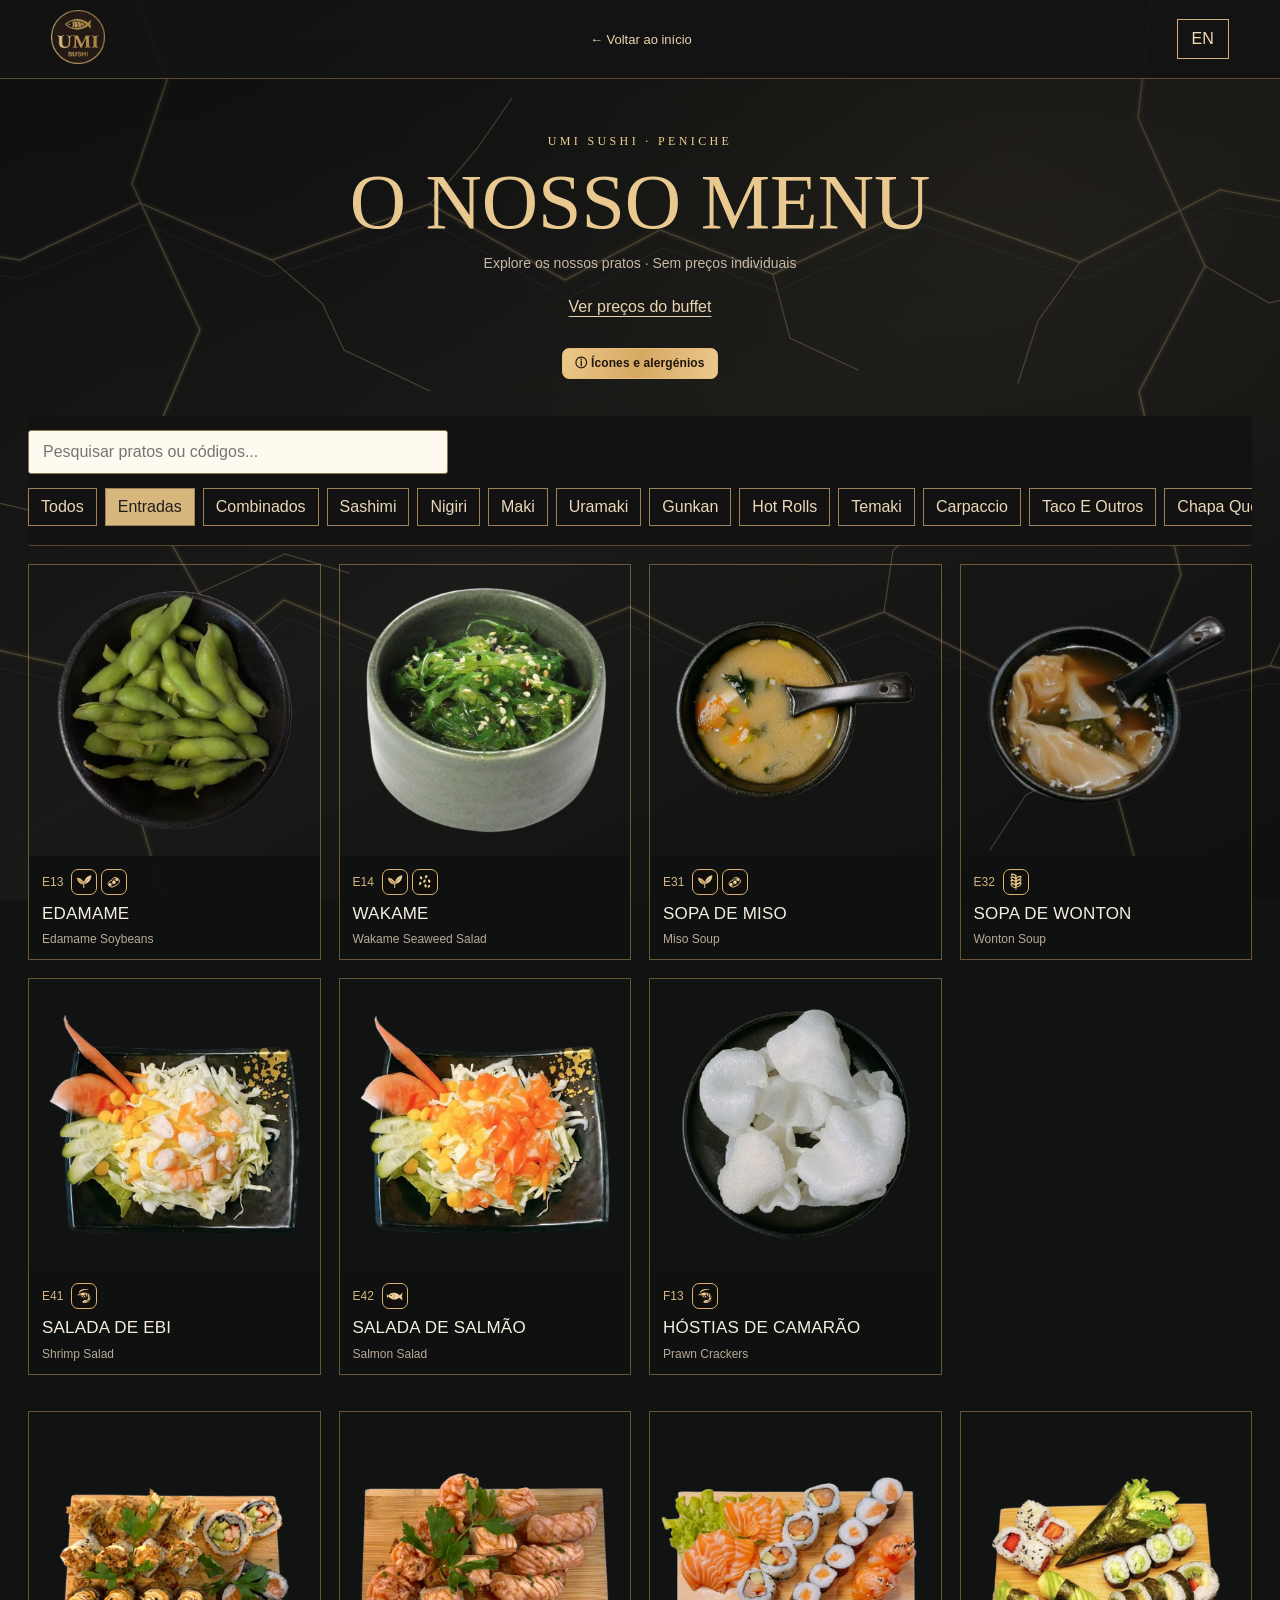
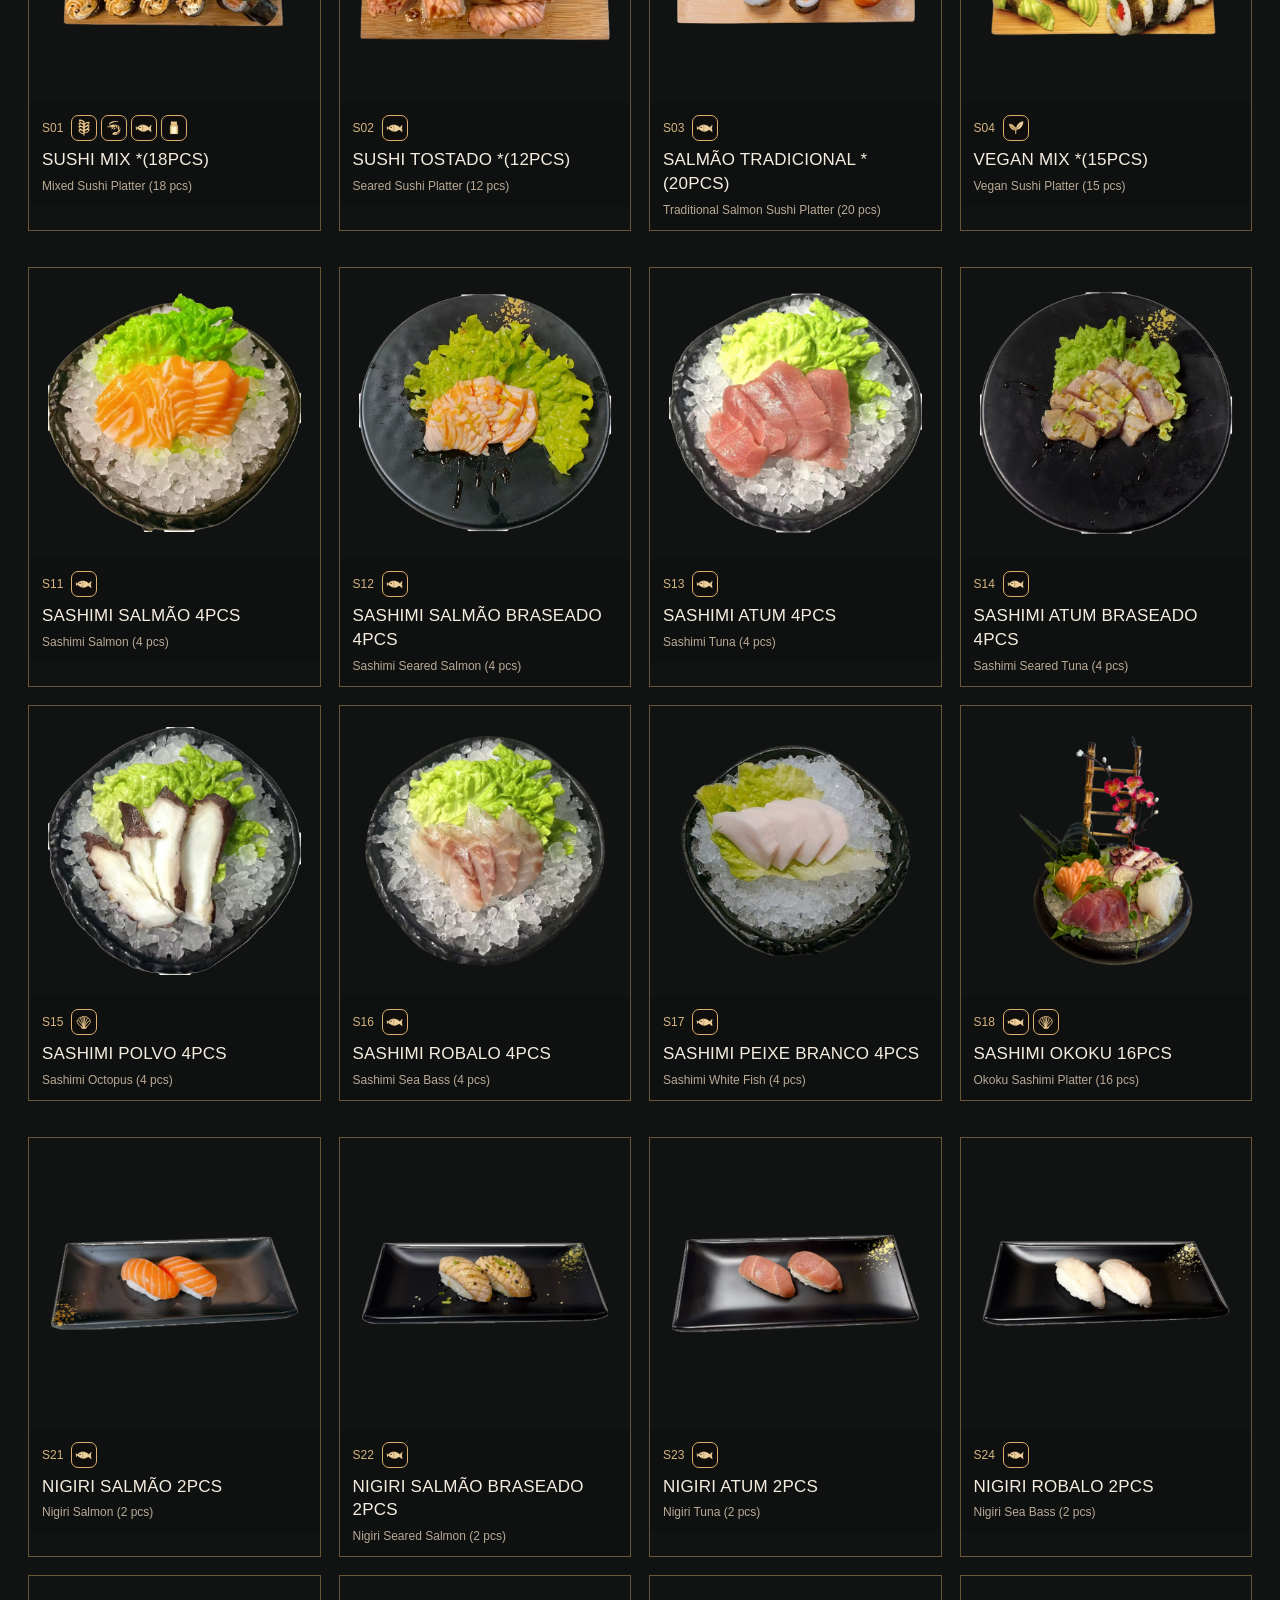
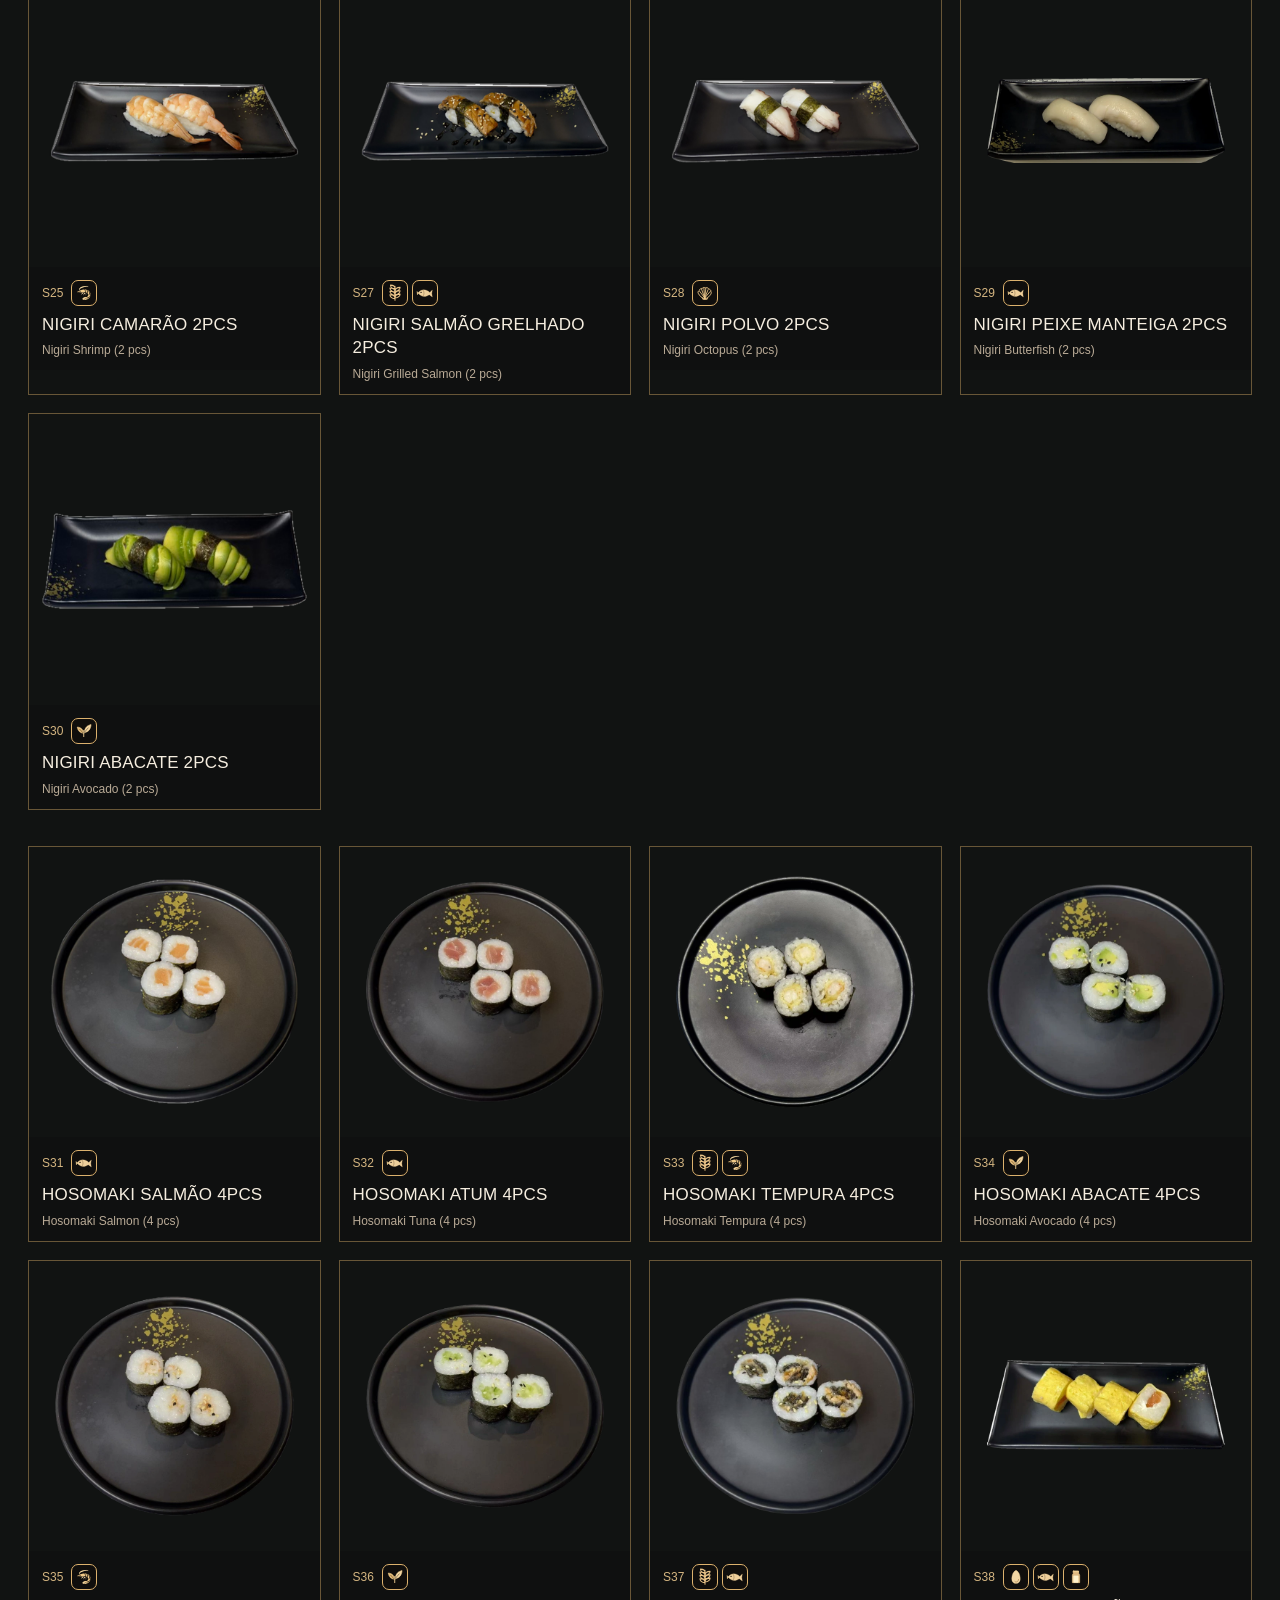
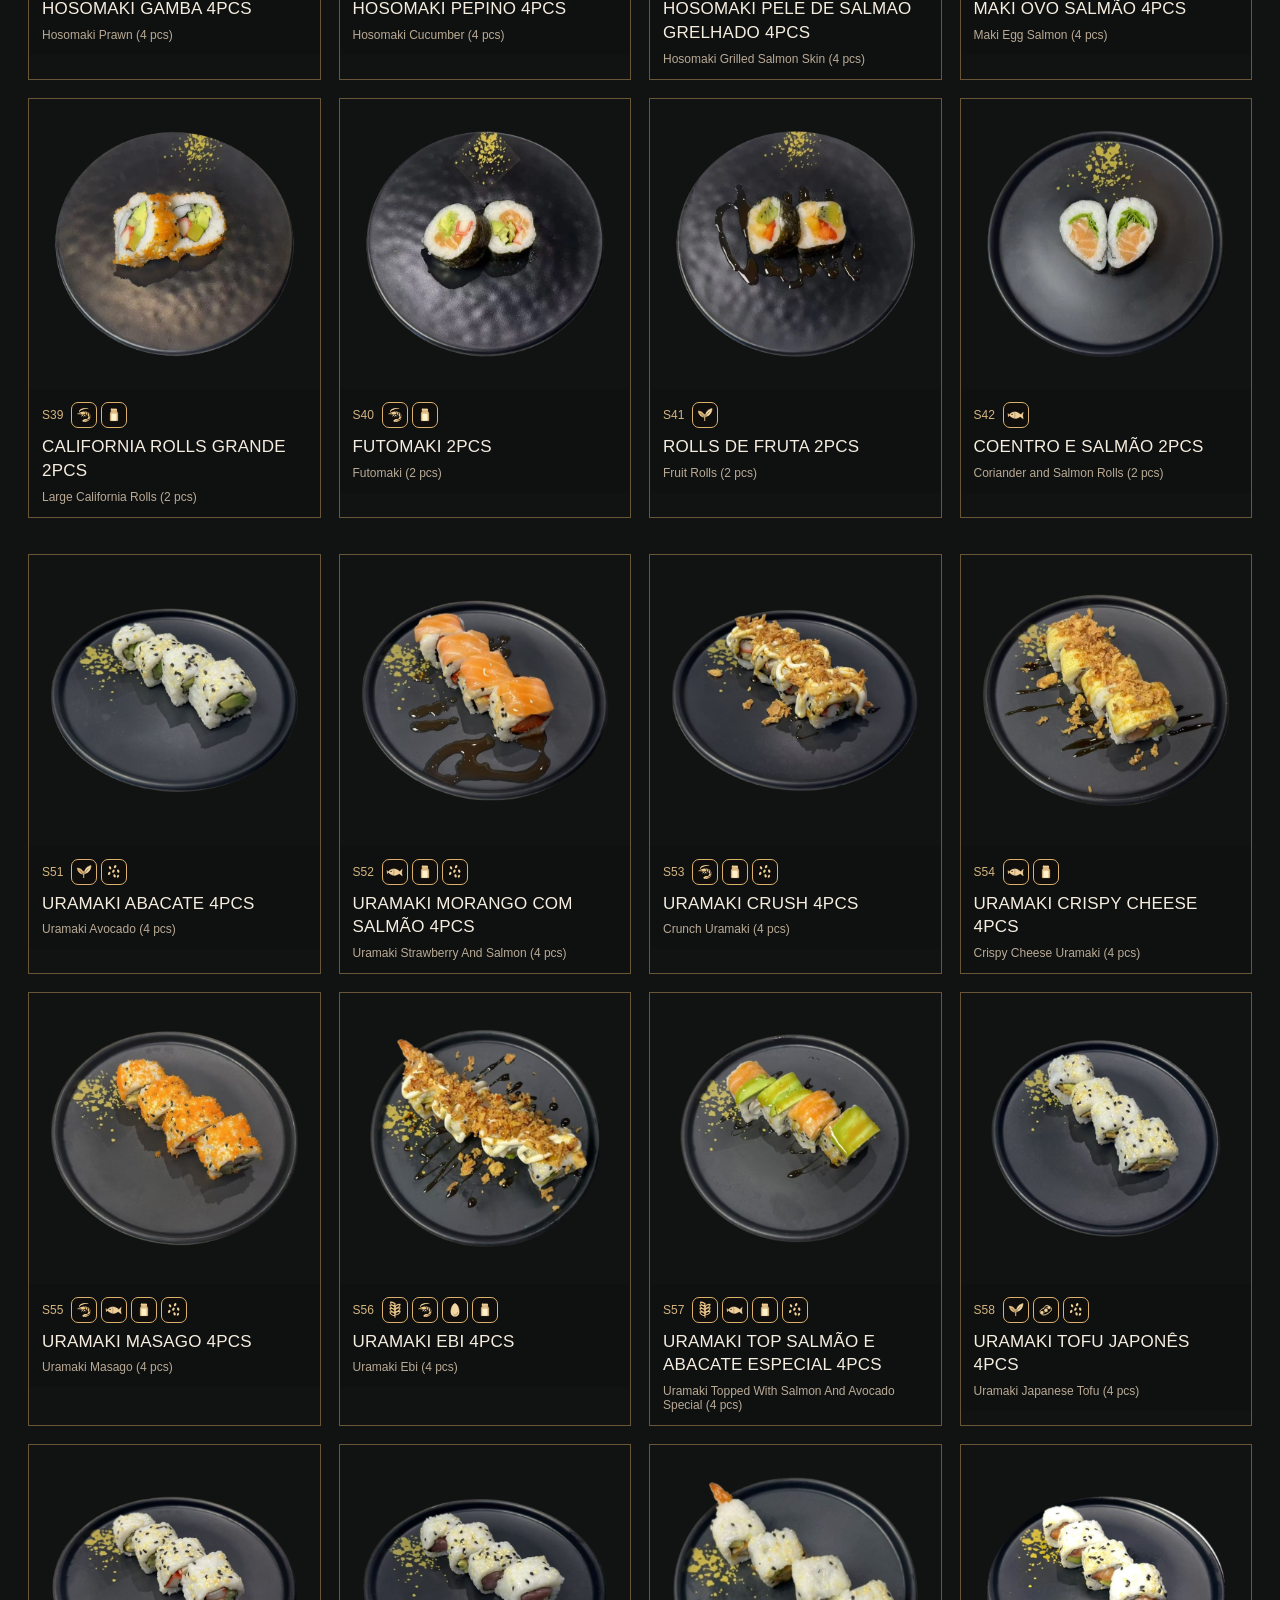
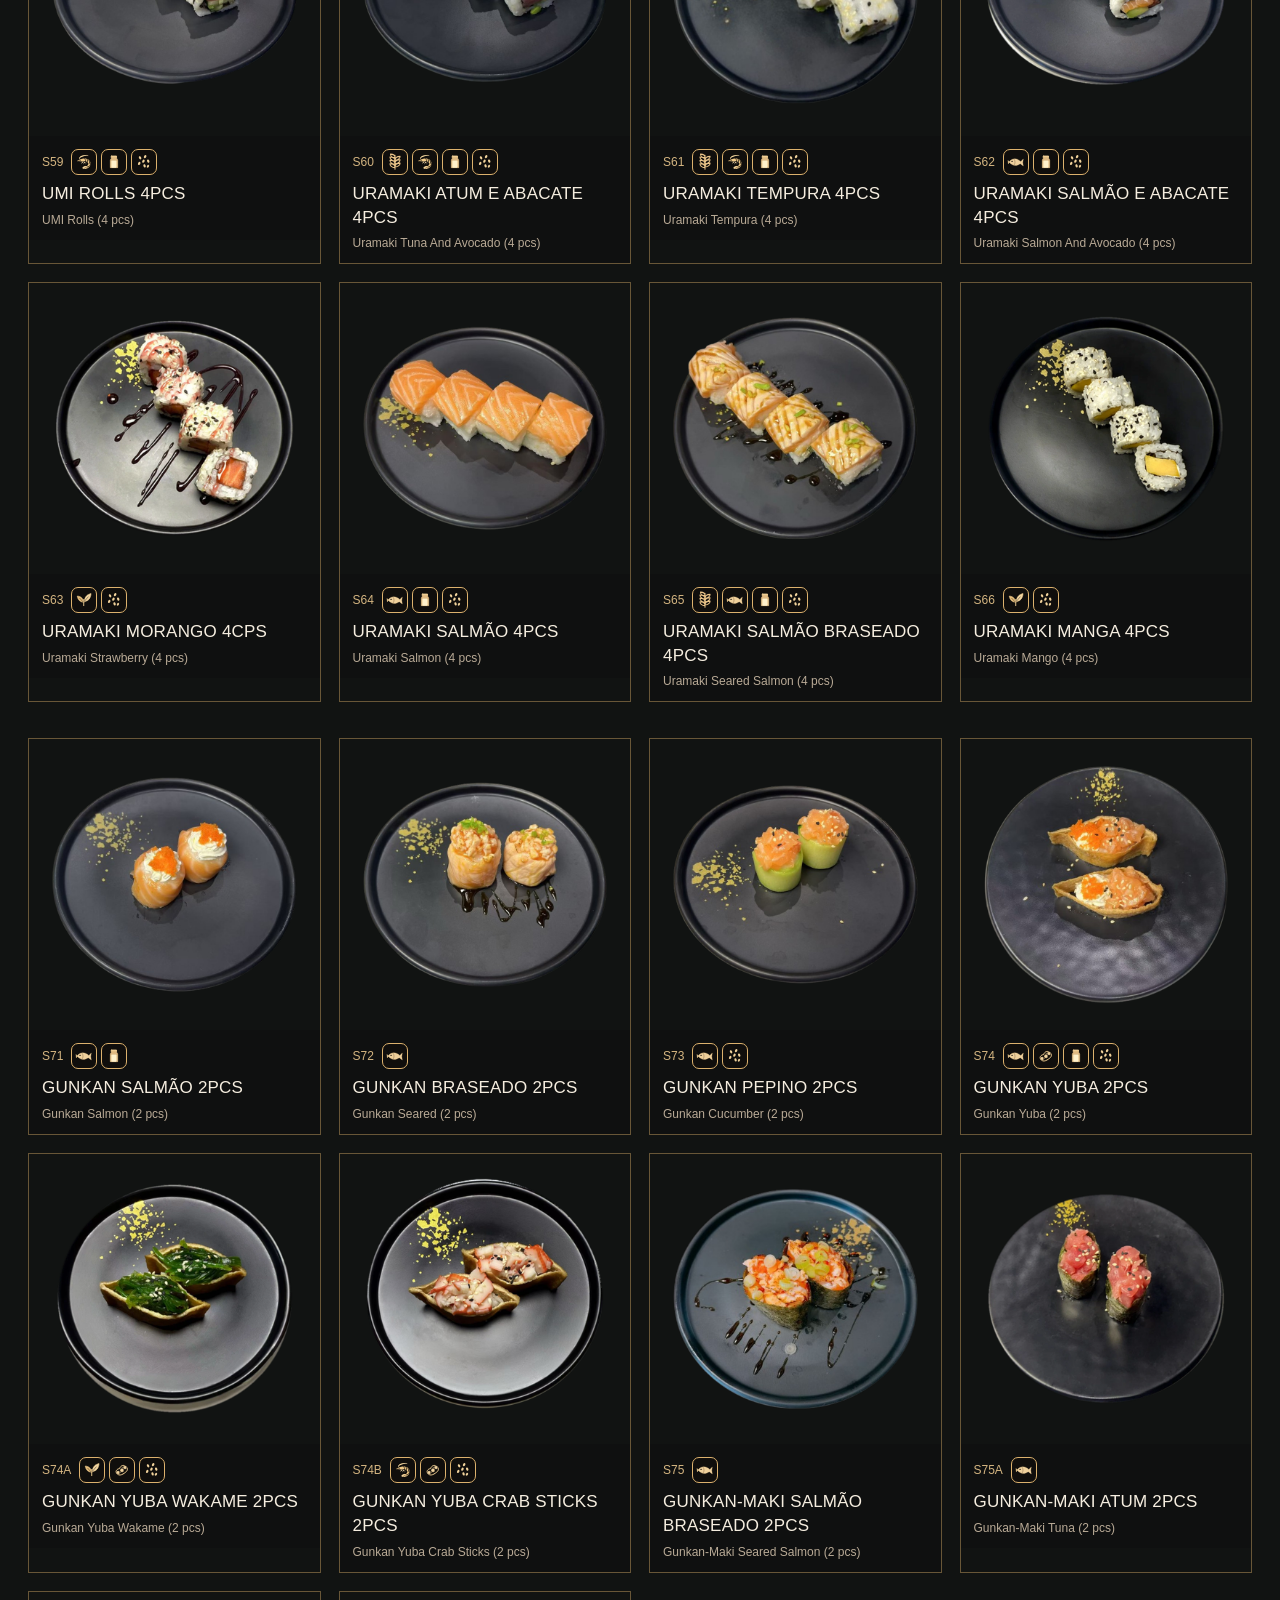
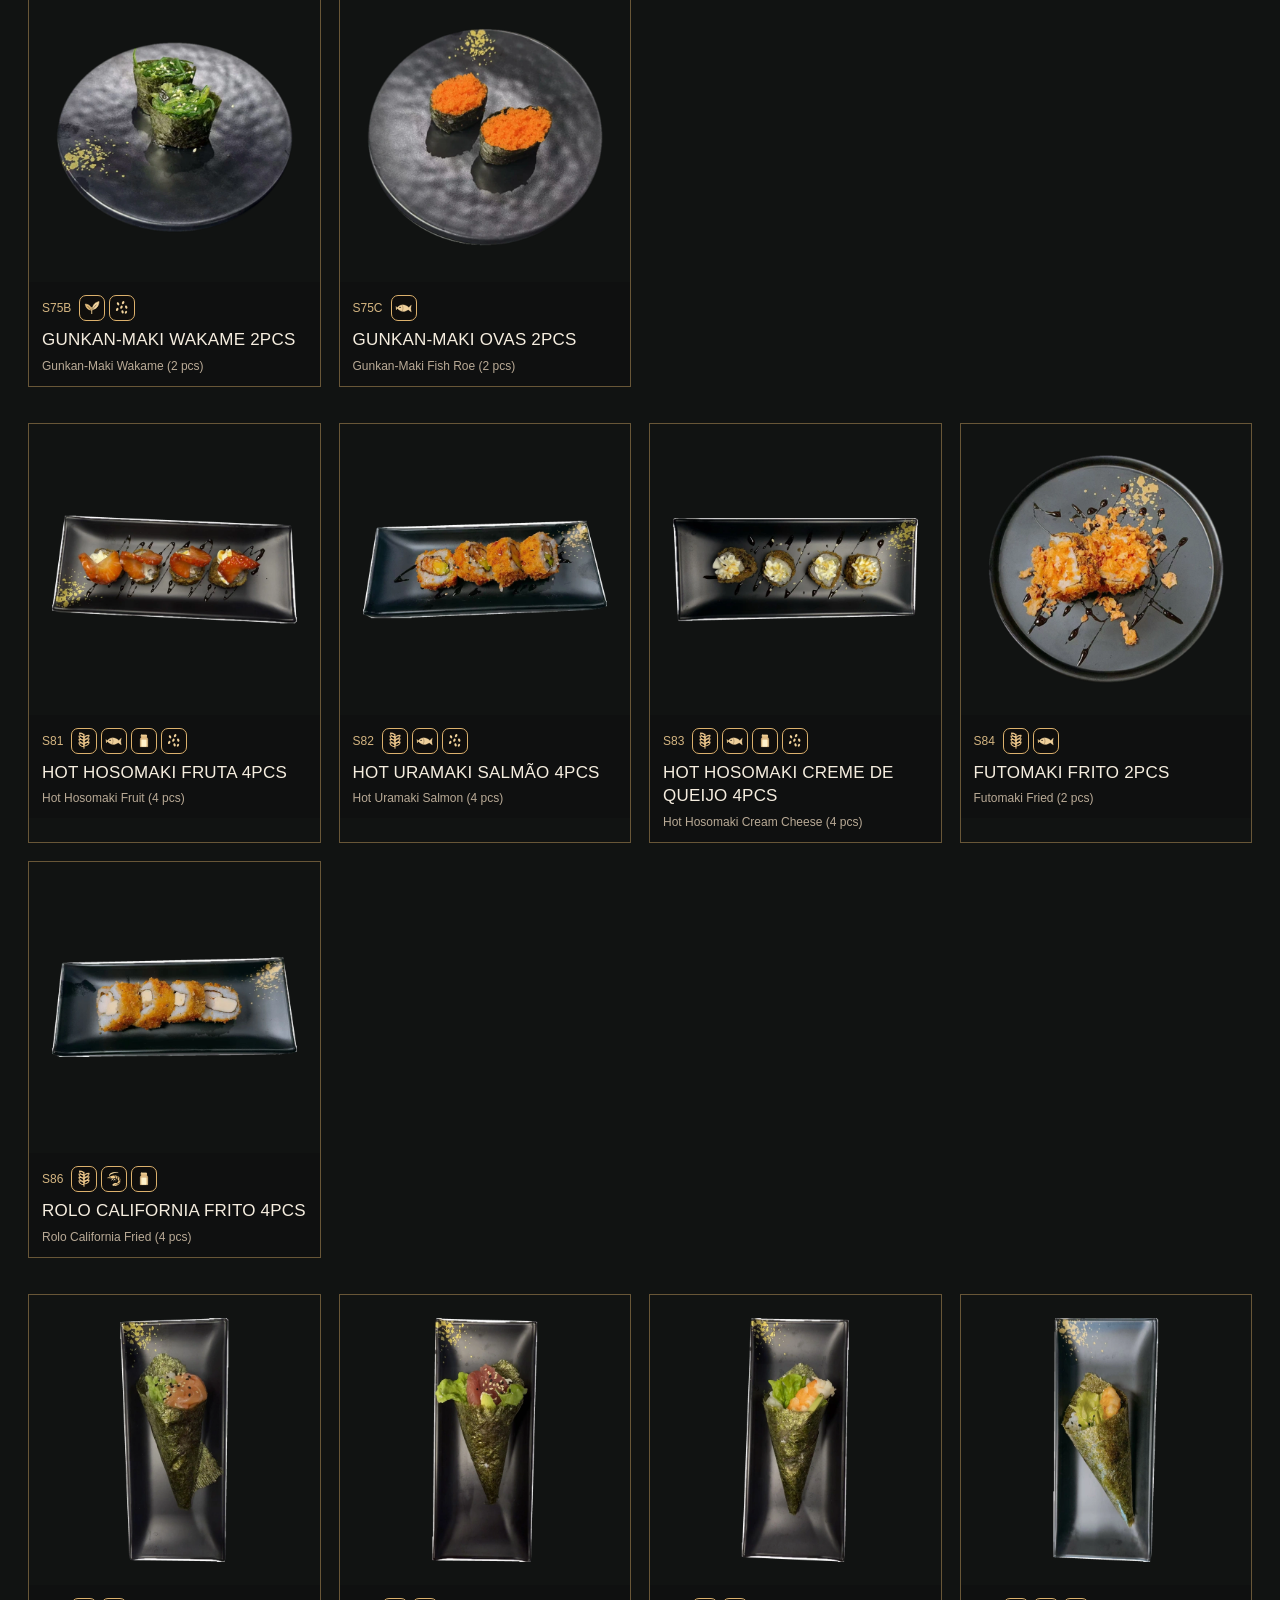
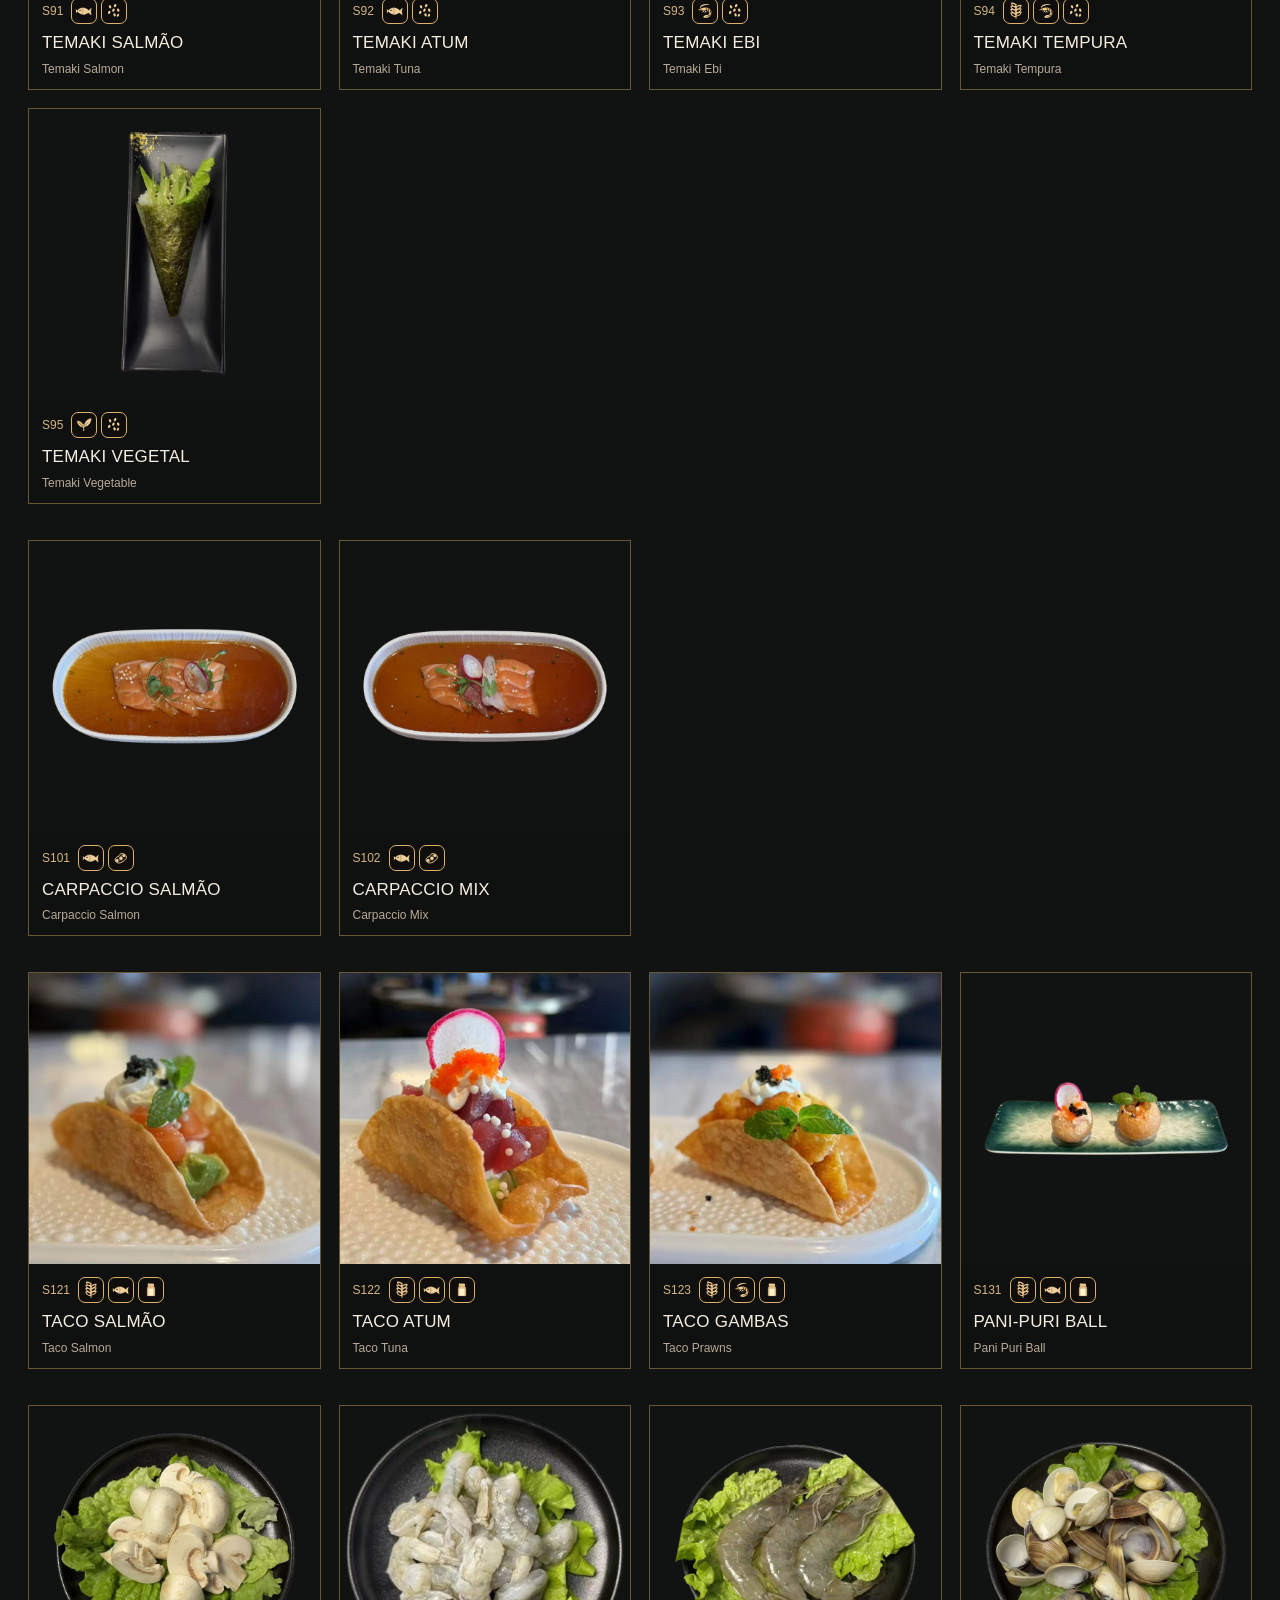
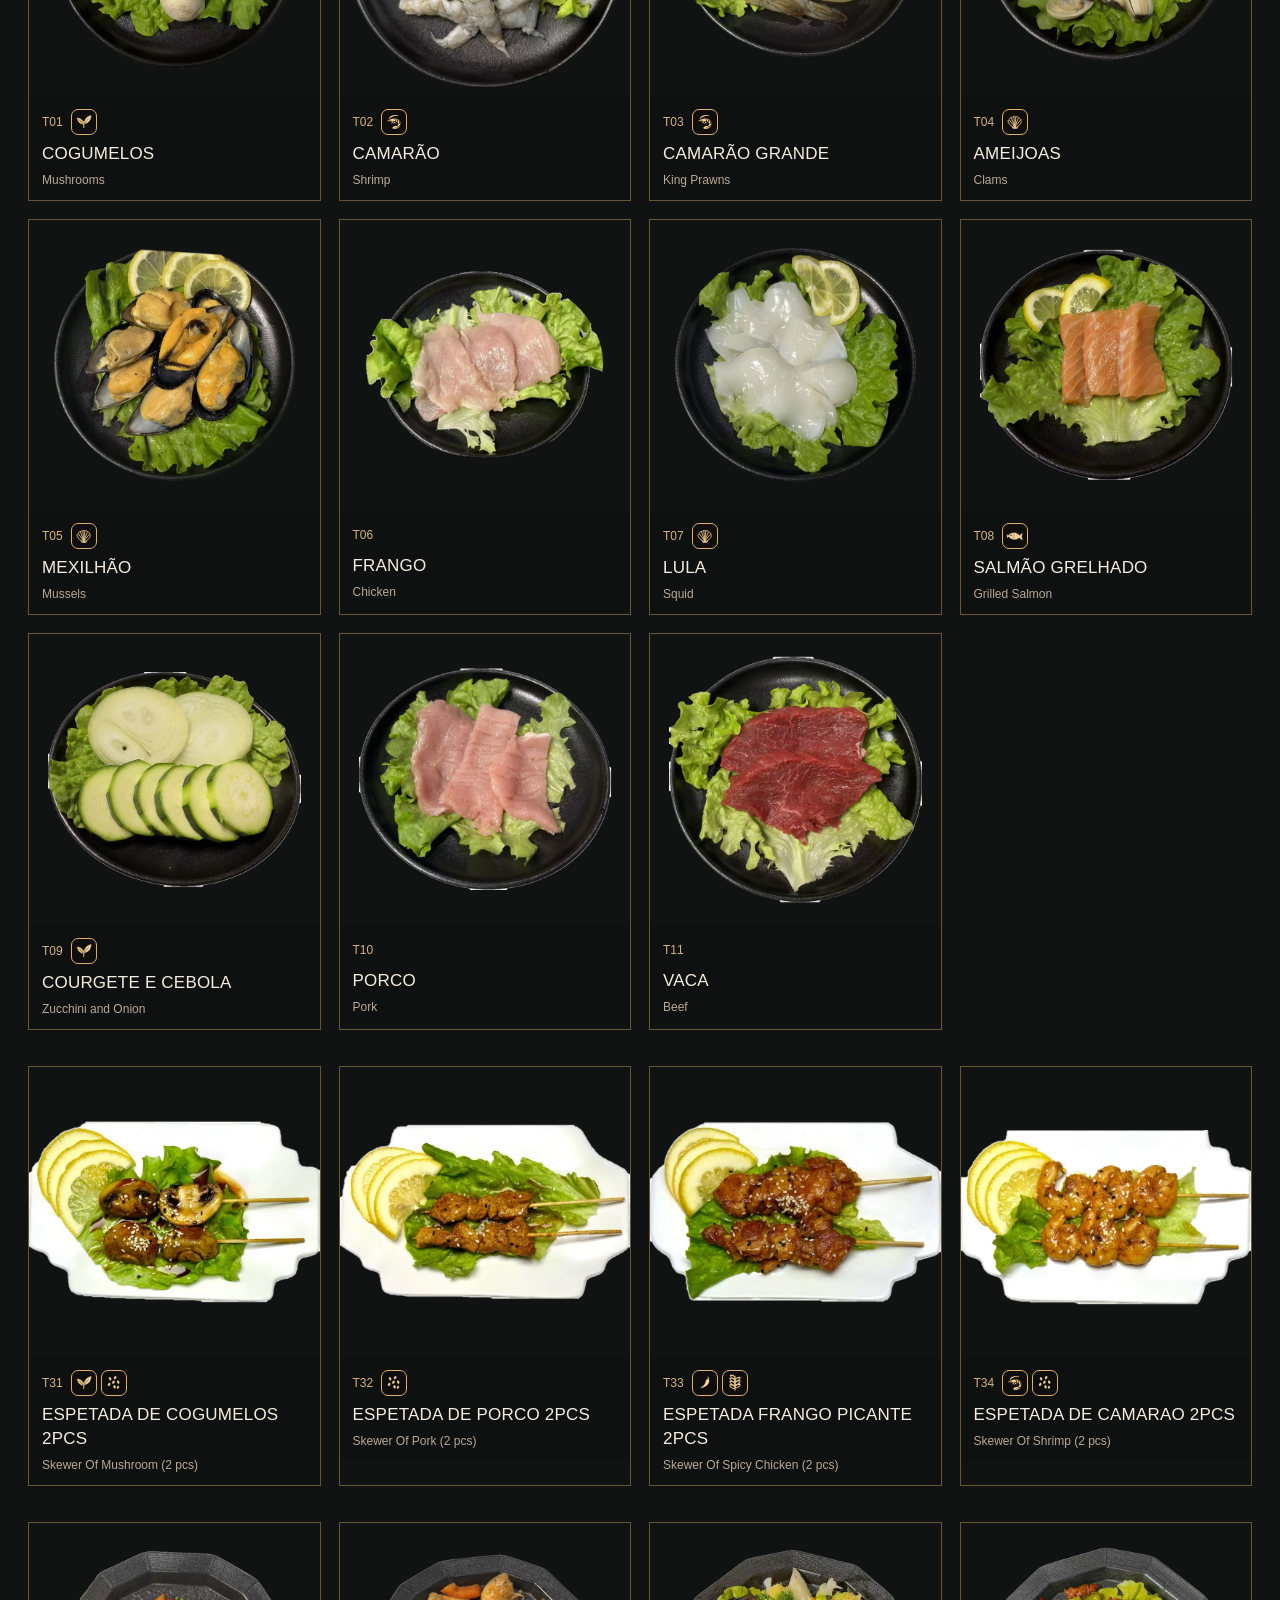
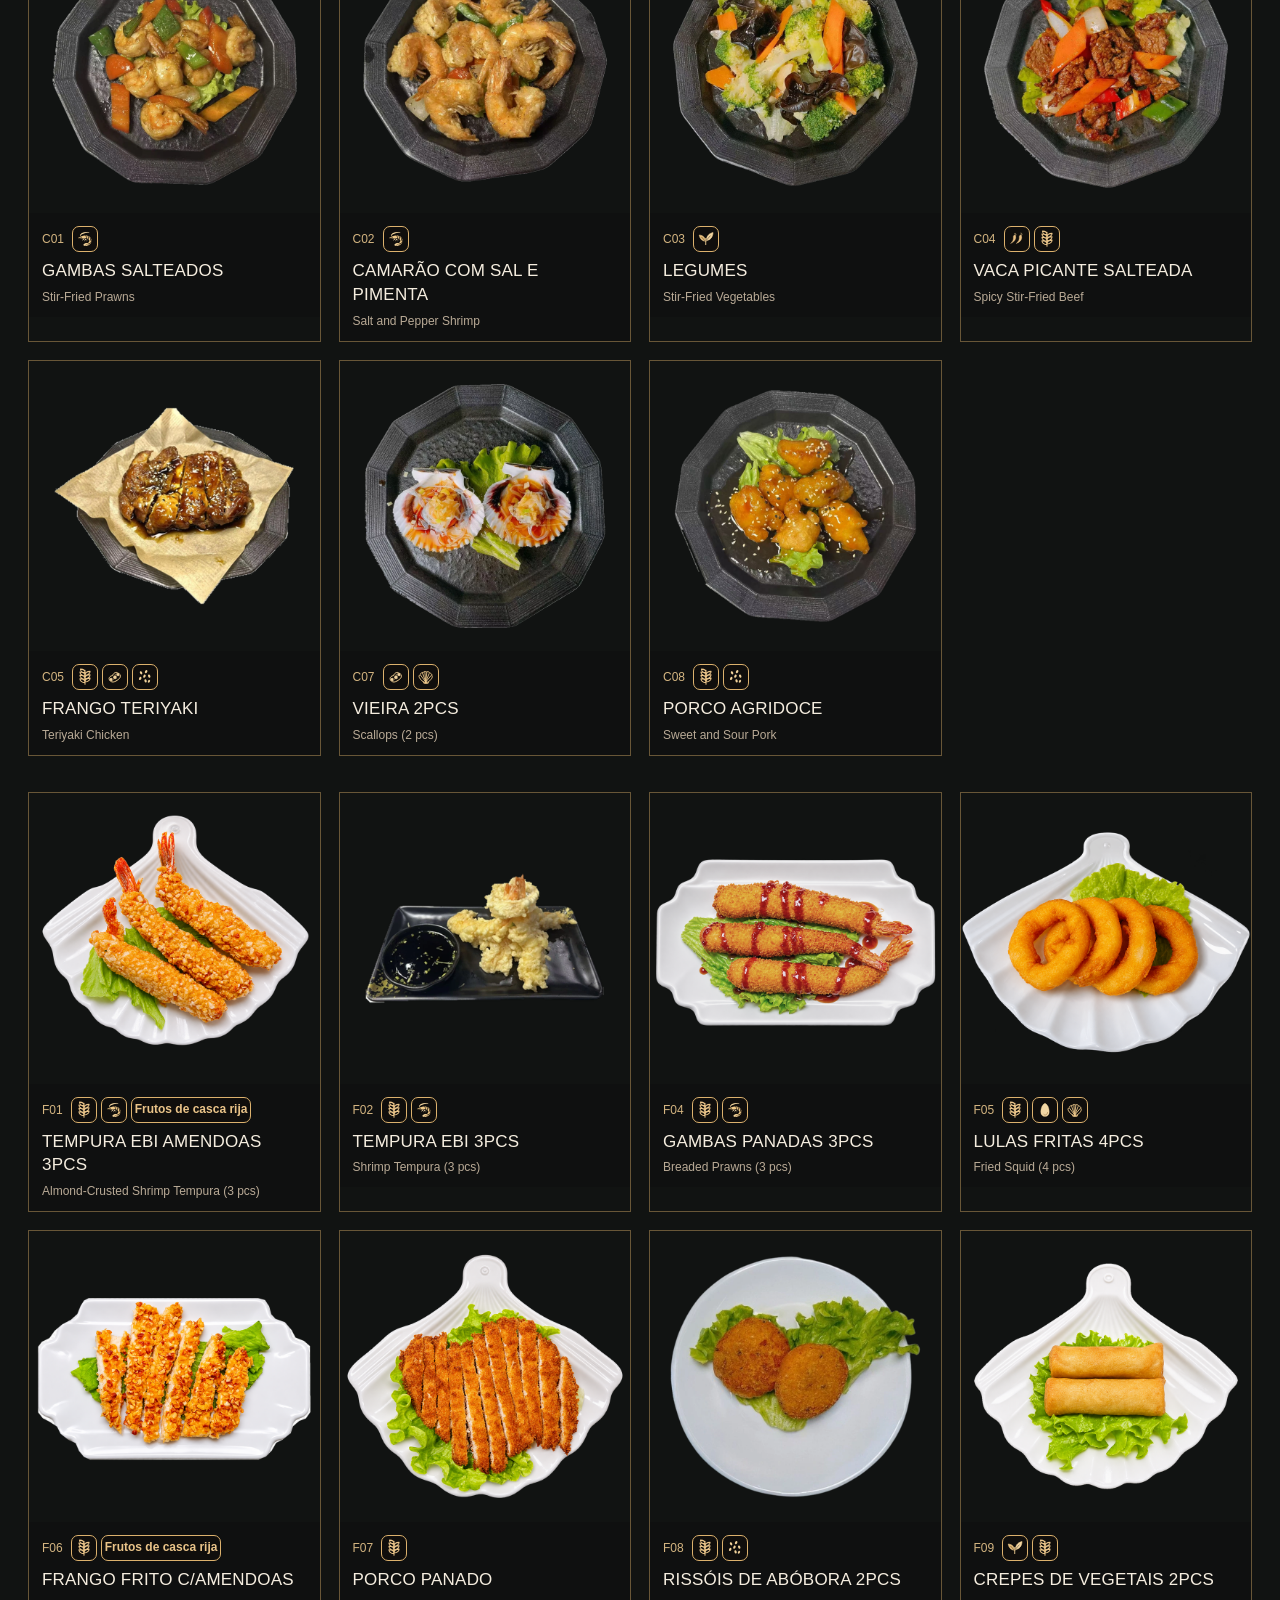
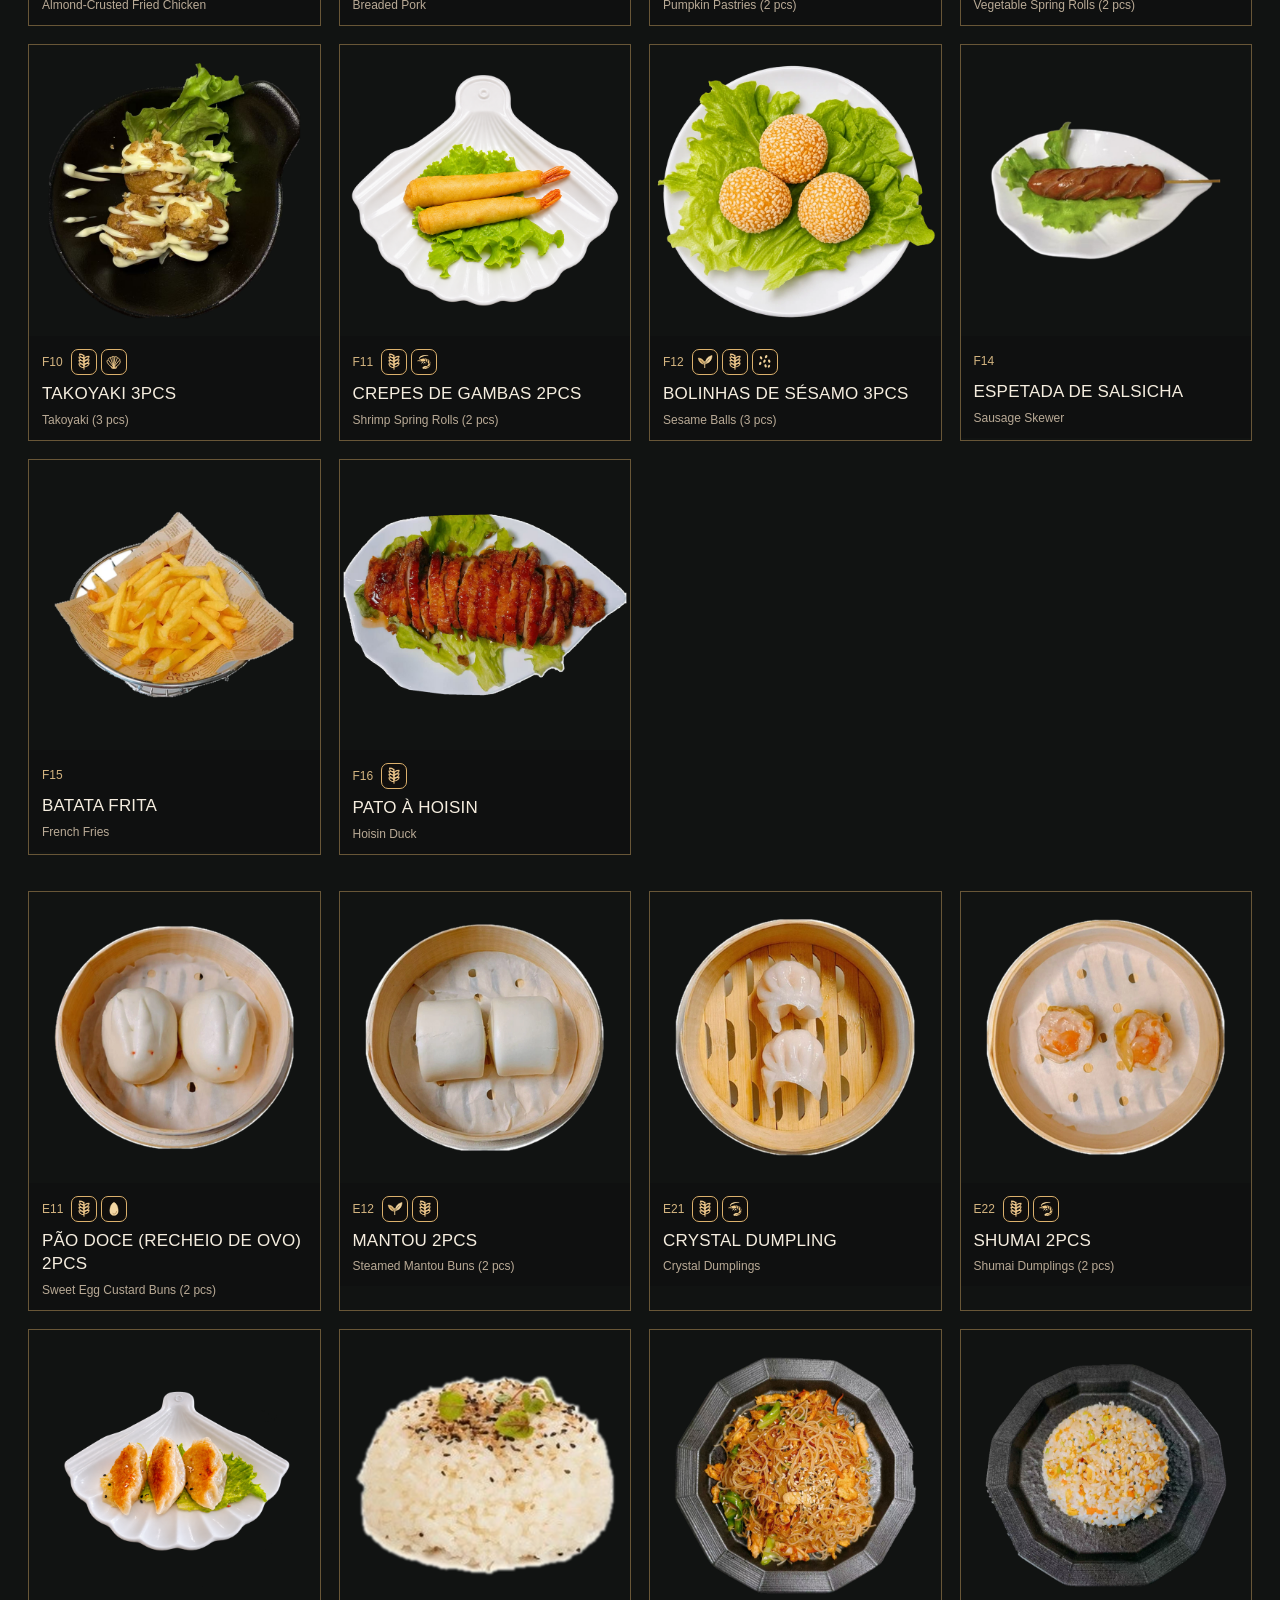
<file: menu.html>
<!doctype html><html lang="pt"><head><link rel="canonical" href="https://umisushipeniche.pt/menu">
<meta property="og:type" content="website">
<meta property="og:site_name" content="UMI SUSHI PENICHE">
<meta property="og:title" content="Menu UMI SUSHI Peniche | Sushi, Sashimi e Pratos Quentes">
<meta property="og:description" content="Conheça o menu do UMI SUSHI Peniche: sushi, sashimi, nigiri, uramaki, temaki, pratos quentes e muito mais. Explore os pratos e faça a sua reserva.">
<meta property="og:url" content="https://umisushipeniche.pt/menu">
<meta property="og:image" content="https://umisushipeniche.pt/assets/umi-hero.png">
<meta property="og:locale" content="pt_PT">
<meta name="twitter:card" content="summary_large_image">
<link rel="icon" type="image/png" href="/assets/umi-logo-original.png"/><meta charset="utf-8"><meta name="viewport" content="width=device-width,initial-scale=1"><title>Menu UMI SUSHI Peniche | Sushi, Sashimi e Pratos Quentes</title><meta name="description" content="Conheça o menu do UMI SUSHI Peniche: sushi, sashimi, nigiri, uramaki, temaki, pratos quentes e muito mais. Explore os pratos e faça a sua reserva."><link rel="stylesheet" href="styles.css?v=umi-marble-seamless-20261029"><style>
body{background:#211e1b;color:#f5ecdf}.menuPageHeader{position:sticky;top:0;z-index:30;background:#151413f2;border-bottom:1px solid #c4a06b66;padding:10px clamp(14px,4vw,60px);display:flex;align-items:center;gap:20px;justify-content:space-between}.menuPageHeader img{height:54px;width:54px;object-fit:contain}.menuPageHeader a{color:#ead4af}.menuPageHeader .back{font-size:13px}.menuPageHeader button{border:1px solid #d4b17a;background:transparent;color:#f5dcaf;padding:10px 14px}.menuIntro{text-align:center;padding:52px 18px 22px}.menuIntro h1{font-size:clamp(46px,7vw,78px);color:#e9c990;margin:8px}.menuIntro p{color:#c7b9a7;font-size:14px}.menuContainer{max-width:1260px;margin:auto;padding:15px 18px 80px}.menuTools{position:sticky;top:74px;z-index:20;background:#211e1bf5;padding:14px 0;border-bottom:1px solid #8b734b55}.menuTools input{width:100%;max-width:420px;border:1px solid #8b734b;background:#fffaf0;color:#241d18;padding:12px 14px;border-radius:3px}.menuCategories{display:flex;gap:8px;overflow-x:auto;padding:14px 0 5px;scrollbar-width:thin}.menuCategories button{flex:none;border:1px solid #9f8259;background:transparent;color:#ead8b8;padding:9px 12px;cursor:pointer}.menuCategories button.active{background:#d8b77f;color:#211e1b}.menuCount{color:#cbb58f;font-size:13px;padding:12px 0}.menuCards{display:grid;grid-template-columns:repeat(4,minmax(0,1fr));gap:18px}.menuCard{background:#171615;border:1px solid #a98b5c55;overflow:hidden}.menuCard img{width:100%;height:auto;aspect-ratio:1 / 1;object-fit:cover;display:block;background:transparent}.menuCardBody{padding:13px}.menuCard small{color:#d4b581;font-size:12px}.menuCard h2{font:500 17px/1.4 'DM Sans',sans-serif;margin:7px 0;color:#f5eddf}.menuCard .secondary{font-size:12px;color:#b9aa96;margin:0}.menuFooter{text-align:center;padding:30px;border-top:1px solid #a98b5c44;color:#b7a58d;font-size:12px}@media(max-width:850px){.menuCards{grid-template-columns:repeat(3,minmax(0,1fr))}}@media(max-width:620px){.menuCards{grid-template-columns:repeat(2,minmax(0,1fr));gap:10px}.menuCard img{height:auto;aspect-ratio:1 / 1}.menuCardBody{padding:10px}.menuCard h2{font-size:14px}.menuTools{top:74px}.menuIntro{padding:34px 12px 14px}}@media(max-width:350px){.menuCards{grid-template-columns:1fr}}
.menuCategoryAnchor{grid-column:1/-1;height:0;min-height:0;padding:0;margin:0;overflow:hidden;scroll-margin-top:175px}.menuCategories button.active{scroll-margin-inline:24px}
/* UMI black marble — same texture as homepage featured menu, without floral artwork. */
html{background:#101211}
body{
  min-height:100vh;
  background-color:#111312;
  background-image:linear-gradient(180deg,rgba(7,8,8,.24),rgba(7,8,8,.34)),url("assets/umi-black-marble.svg");
  background-repeat:no-repeat,no-repeat;
  background-position:center center,center center;
  background-size:cover,cover;
  background-attachment:fixed,fixed;
  color:#f5ecdf;
}
.menuIntro{background:linear-gradient(180deg,rgba(10,11,11,.25),transparent)}
.menuTools{
  background:rgba(18,19,18,.94);
  border-bottom-color:rgba(202,162,101,.38);
  backdrop-filter:blur(12px);
  -webkit-backdrop-filter:blur(12px);
  border-radius:4px;
}
.menuCard{background:transparent;border-color:rgba(201,161,97,.47)}.menuCardBody{background:rgba(15,16,16,.95)}
.menuCard:hover{border-color:rgba(228,191,131,.85)}
.menuFooter{background:rgba(13,14,13,.84)}
@media(max-width:620px){
 body{background-size:cover,cover;background-position:center center,center center;background-attachment:fixed,fixed}
 .menuTools{background:rgba(18,19,18,.97)}
}
.menuLoadError{grid-column:1/-1;text-align:center;color:#ead4af;padding:18px 12px;border:1px solid #a98b5c66} 
/* Compact, accessible allergen pictograms; text is revealed on tap/click. */
.umiAllergenGuide{margin:14px auto 0;max-width:940px;text-align:center}
.umiAllergenGuide>summary{display:inline-flex;align-items:center;gap:7px;cursor:pointer;color:#e9c990;font:600 13px 'DM Sans',sans-serif;padding:9px 13px;border:1px solid #ad8958;border-radius:5px;list-style:none}
.umiAllergenGuide>summary::-webkit-details-marker{display:none}
.umiAllergenGuide[open]>summary{background:#d8b77f;color:#211e1b}
.umiAllergenGuideContent{margin-top:12px;padding:12px;background:#171615;border:1px solid #a98b5c77;border-radius:7px;text-align:left}
.umiAllergenGuideContent>p{font-size:12px;line-height:1.6;color:#d6c8b4;margin:0 0 10px}
.umiAllergenLegend{display:flex;flex-wrap:wrap;gap:7px}
.umiDishAllergens{display:flex;align-items:flex-start;gap:5px;flex-wrap:wrap;margin-top:10px}
.umiAllergenItem{display:inline-flex;align-items:center;gap:5px;flex-wrap:wrap}
.umiAllergenIcon{display:inline-flex;align-items:center;justify-content:center;min-width:32px;min-height:32px;padding:4px;border:1px solid #b49360;border-radius:6px;background:#26221c;color:#efddb8;font-size:17px;line-height:1;cursor:pointer}
.umiAllergenIcon:hover,.umiAllergenIcon:focus-visible,.umiAllergenIcon[aria-expanded="true"]{background:#d8b77f;color:#211e1b;outline-offset:2px}
.umiAllergenIcon:focus-visible{outline:2px solid #fff1c7}
.umiAllergenName{display:inline-block;font:12px/1.45 'DM Sans',sans-serif;color:#f0dec0;border:1px solid #8f754f;border-radius:4px;padding:4px 6px;max-width:100%;overflow-wrap:anywhere}
.umiAllergenName[hidden]{display:none}
.umiDishAllergens .umiAllergenName{flex-basis:100%}
.umiVegetarianBadge{display:inline-flex;align-items:center;min-height:32px;border:1px solid #78b47d;background:#1b3924;color:#c5f0c6;border-radius:6px;padding:5px 9px;font:600 12px/1.2 'DM Sans',sans-serif;letter-spacing:.04em}
.umiDishLabels{display:flex;flex-wrap:wrap;align-items:center;gap:5px}
.umiSpicyBadge{display:inline-flex;align-items:center;min-height:32px;padding:5px 9px;border:1px solid #bb6d4b;border-radius:6px;background:#3e211b;color:#ffdbbe;font:600 12px/1.2 'DM Sans',sans-serif;letter-spacing:.02em}
.umiSoyIcon{font:bold 12px/1 'DM Sans',Arial,sans-serif;letter-spacing:-.03em;min-width:32px}
.umiDishAllergens:empty{display:none}
/* Compact allergen pictograms beside the dish code, with dietary tags below the name. */
.umiCodeAllergens{display:flex;align-items:center;gap:4px;flex-wrap:wrap;min-height:24px}
.umiCodeAllergens>small{margin-right:4px;flex:none}
.umiCodeAllergens .umiAllergenItem{position:relative;display:inline-flex;align-items:center;flex-wrap:nowrap;gap:0}
.umiCodeAllergens .umiAllergenIcon{min-width:23px;width:23px;height:23px;min-height:23px;padding:2px;border-radius:4px;font-size:13px}
.umiCodeAllergens .umiSoyIcon{min-width:23px;font-size:10px;letter-spacing:-.02em}
.umiCodeAllergens .umiAllergenName:not([hidden]){position:absolute;top:calc(100% + 5px);left:0;z-index:12;min-width:110px;width:max-content;max-width:min(240px,70vw);background:#241d16;box-shadow:0 6px 16px #000a}
.umiDishLabels{margin-top:9px;gap:5px}
/* Clickable small dietary/spice symbols expose their names on touch and keyboard. */
.umiCodeAllergens .umiInfoBadgeItem{position:relative}
.umiCodeAllergens .umiInfoBadgeItem .umiVegetarianBadge,
.umiCodeAllergens .umiInfoBadgeItem .umiSpicyBadge{appearance:none;-webkit-appearance:none;cursor:pointer}
.umiCodeAllergens .umiInfoBadgeItem .umiVegetarianBadge:focus-visible,
.umiCodeAllergens .umiInfoBadgeItem .umiSpicyBadge:focus-visible{outline:2px solid #fff1c7;outline-offset:2px}
.umiCodeAllergens .umiInfoBadgeItem .umiVegetarianBadge[aria-expanded="true"],
.umiCodeAllergens .umiInfoBadgeItem .umiSpicyBadge[aria-expanded="true"]{filter:brightness(1.2)}
/* All dish markers share the code row; V is deliberately distinct from lupin 🌱. */
.umiCodeAllergens .umiVegetarianBadge,.umiCodeAllergens .umiSpicyBadge{
 display:inline-flex;align-items:center;justify-content:center;
 width:23px;min-width:23px;height:23px;min-height:23px;
 box-sizing:border-box;padding:1px 3px;border-radius:4px;
 font:700 12px/1 'DM Sans',Arial,sans-serif;letter-spacing:0;
 cursor:default;flex:none
}
.umiCodeAllergens .umiSpicyBadge{width:auto;min-width:23px;font-size:11px;padding:1px 3px;white-space:nowrap}
@media(max-width:620px){
 .umiCodeAllergens .umiVegetarianBadge,.umiCodeAllergens .umiSpicyBadge{width:21px;min-width:21px;height:21px;min-height:21px;font-size:11px}
 .umiCodeAllergens .umiSpicyBadge{width:auto;font-size:10px}
}

@media(max-width:620px){.umiCodeAllergens{gap:3px}.umiCodeAllergens .umiAllergenIcon{min-width:21px;width:21px;height:21px;min-height:21px;font-size:12px}.umiCodeAllergens .umiSoyIcon{min-width:21px;font-size:9px}}



/* UMI 15 black-gold menu symbols; other legal allergens use explicit text. */
.umiAllergenIcon,.umiVegetarianBadge,.umiSpicyBadge{background:#151210!important;color:#eac489!important;border:1px solid #d9ac6c!important;border-radius:7px!important;box-shadow:none!important}
.umiGoldIconImage{display:block;width:100%;height:100%;object-fit:contain;pointer-events:none}
.umiAllergenIcon:hover,.umiAllergenIcon:focus-visible,.umiAllergenIcon[aria-expanded="true"],.umiVegetarianBadge:hover,.umiSpicyBadge:hover{background:#332719!important}
.umiAllergenLegend{justify-content:center;gap:12px}
.umiAllergenLegend .umiAllergenItem{flex-direction:column;gap:5px;align-items:center;position:relative}
.umiAllergenLegend .umiAllergenIcon{width:60px;height:60px;padding:10px;box-sizing:border-box}
.umiAllergenLegend .umiAllergenName:not([hidden]){position:absolute;top:calc(100% + 3px);z-index:15;background:#251b12;text-align:center;min-width:120px}
.umiCodeAllergens .umiAllergenIcon,.umiCodeAllergens .umiVegetarianBadge,.umiCodeAllergens .umiSpicyBadge{width:26px!important;min-width:26px!important;height:26px!important;min-height:26px!important;padding:3px!important;box-sizing:border-box;font-size:12px!important;cursor:pointer!important}
.umiTextAllergen{width:auto!important;max-width:none!important;min-width:26px!important;min-height:26px!important;padding:3px 5px!important;font:600 10px/1.15 'DM Sans',sans-serif!important}
.umiCodeAllergens .umiTextAllergen{width:auto!important}
@media(max-width:620px){.umiAllergenLegend .umiAllergenIcon{width:50px;height:50px;padding:8px}.umiAllergenLegend{gap:9px}.umiCodeAllergens .umiAllergenIcon,.umiCodeAllergens .umiVegetarianBadge,.umiCodeAllergens .umiSpicyBadge{width:24px!important;min-width:24px!important;height:24px!important;min-height:24px!important}}

/* V3 legend: 4 custom labels + 14 EU allergens with persistent bilingual captions */
html,body{max-width:100%;overflow-x:clip}
.menuIntro,.menuContainer,.menuTools,.menuCards{box-sizing:border-box;min-width:0}
.umiAllergenGuide{width:min(100%,1020px);max-width:1020px}
.umiAllergenGuideContent{background:#12110f!important;border:1px solid #b68a54!important;border-radius:14px;padding:clamp(12px,2vw,24px);color:#f2e5d0;text-align:center}
.umiAllergenGuideContent>p{color:#e5d4bb!important;font-size:13px!important;line-height:1.7!important;opacity:1!important;max-width:850px;margin:0 auto 20px!important}
.umiAllergenLegend{display:grid!important;grid-template-columns:repeat(6,minmax(0,1fr));align-items:start;justify-items:center;gap:22px 8px!important}
.umiGuideItem{display:flex;flex-direction:column;align-items:center;gap:5px;min-width:0;width:100%;text-align:center}
.umiGuideFrame{width:64px;height:64px;padding:10px;box-sizing:border-box;border:1.5px solid #e0ad65;border-radius:14px;background:#15110e;display:flex;align-items:center;justify-content:center}
.umiGuideFrame img{width:100%;height:100%;object-fit:contain;display:block}
.umiGuidePt{color:#f4e4cb;font:600 12px/1.3 'DM Sans',sans-serif;overflow-wrap:anywhere}
.umiGuideEn{color:#cfb892;font:italic 11px/1.3 'DM Sans',sans-serif;overflow-wrap:anywhere}
@media(max-width:650px){.umiAllergenLegend{grid-template-columns:repeat(3,minmax(0,1fr));gap:16px 6px!important}.umiGuideFrame{width:55px;height:55px;padding:9px}.umiGuidePt{font-size:11px}.umiGuideEn{font-size:10px}.umiAllergenGuideContent{padding:12px}.menuIntro{padding-left:10px;padding-right:10px}}

/* Approved black-and-gold reference poster — 18 pictograms, 6 x 3 desktop grid. */
.umiAllergenGuide{width:min(100%,1150px)!important;max-width:1150px!important;margin:24px auto 0!important}
.umiAllergenGuide>summary{background:linear-gradient(105deg,#edc889,#d6a963,#ecc88e)!important;color:#20160c!important;border:1px solid #e4bc79!important;border-radius:9px!important;font-size:14px!important;letter-spacing:.01em;padding:11px 20px!important}
.umiAllergenGuide[open]>summary{margin-bottom:28px}
.umiAllergenGuideContent{position:relative;overflow:visible!important;background:#0d0c0b!important;border:1.5px solid #c69552!important;border-radius:23px!important;padding:48px clamp(14px,3.2vw,46px) 36px!important;box-shadow:0 15px 35px rgba(0,0,0,.22)}
.umiGuideRibbon{position:absolute;left:50%;top:0;transform:translate(-50%,-50%);display:inline-block;max-width:90%;min-width:min(330px,70%);box-sizing:border-box;padding:10px 22px;border:1px solid #dfb678;border-radius:10px;background:linear-gradient(105deg,#f0cd94,#d7a75e,#eac488);color:#1a120b;font:600 clamp(14px,1.7vw,21px)/1.2 'DM Sans',sans-serif;text-align:center;white-space:normal}
.umiAllergenGuideContent>p{font:400 12px/1.6 'DM Sans',sans-serif!important;color:#dac7a9!important;max-width:820px!important;margin:0 auto 25px!important;opacity:1!important}
.umiAllergenLegend{display:grid!important;grid-template-columns:repeat(6,minmax(0,1fr))!important;column-gap:clamp(8px,1.6vw,23px)!important;row-gap:27px!important;align-items:start!important;justify-items:center!important}
.umiGuideItem{display:flex!important;flex-direction:column!important;align-items:center!important;justify-content:flex-start!important;gap:3px!important;min-width:0!important;width:100%!important;text-align:center!important}
.umiGuideFrame{display:flex!important;align-items:center!important;justify-content:center!important;width:clamp(66px,7.1vw,94px)!important;height:clamp(66px,7.1vw,94px)!important;flex:none!important;padding:14px!important;border:2px solid #e5b56c!important;border-radius:20px!important;background:#0e0c0a!important;box-shadow:inset 0 0 0 1px rgba(255,222,161,.12)!important}
.umiGuideFrame img{display:block!important;width:100%!important;height:100%!important;object-fit:contain!important}
.umiGuidePt{display:block!important;color:#f7ead5!important;font:600 clamp(11px,1.2vw,16px)/1.25 'DM Sans',sans-serif!important;margin-top:3px!important;overflow-wrap:anywhere!important}
.umiGuideEn{display:block!important;color:#e2c89e!important;font:italic clamp(10px,1.13vw,15px)/1.22 'DM Sans',sans-serif!important;overflow-wrap:anywhere!important}
.umiCodeAllergens .umiAllergenIcon,.umiCodeAllergens .umiVegetarianBadge,.umiCodeAllergens .umiSpicyBadge{background:#100e0c!important;border:1.5px solid #dcb16d!important;border-radius:7px!important}
.umiCodeAllergens .umiGoldIconImage{object-fit:contain!important}
@media(max-width:880px){.umiAllergenLegend{column-gap:7px!important}.umiGuideFrame{width:clamp(52px,8vw,70px)!important;height:clamp(52px,8vw,70px)!important;padding:9px!important;border-radius:14px!important}.umiGuidePt{font-size:11px!important}.umiGuideEn{font-size:10px!important}}
@media(max-width:650px){.umiAllergenGuide{margin-top:18px!important}.umiAllergenGuideContent{padding:41px 10px 20px!important;border-radius:16px!important}.umiAllergenLegend{grid-template-columns:repeat(3,minmax(0,1fr))!important;column-gap:5px!important;row-gap:19px!important}.umiGuideFrame{width:clamp(58px,17vw,72px)!important;height:clamp(58px,17vw,72px)!important;padding:10px!important}.umiGuidePt{font-size:11px!important}.umiGuideEn{font-size:10px!important}.umiGuideRibbon{min-width:220px;padding:8px 14px;font-size:14px}.umiAllergenGuideContent>p{font-size:11px!important;margin-bottom:18px!important}}

/* Compact menu icon guide: only small symbols visible; accessible PT/EN on tap. */
.umiAllergenGuide{width:min(100%,660px)!important;max-width:660px!important;margin:9px auto 0!important}
.umiAllergenGuide>summary{padding:6px 12px!important;font-size:12px!important;border-radius:7px!important}
.umiAllergenGuide[open]>summary{margin-bottom:6px!important}
.umiAllergenGuideContent{padding:10px 10px 9px!important;border-radius:12px!important;border:1px solid #b68a54!important;box-shadow:none!important;overflow:visible!important}
.umiGuideRibbon{display:none!important}
.umiAllergenLegend{display:grid!important;grid-template-columns:repeat(9,minmax(0,1fr))!important;gap:6px 3px!important;justify-items:center!important;align-items:center!important}
.umiAllergenLegend .umiMiniGuideItem{position:relative!important;display:inline-flex!important;align-items:center!important;justify-content:center!important;width:auto!important;min-width:0!important;flex-direction:row!important}
.umiAllergenLegend .umiMiniGuideButton{width:38px!important;min-width:38px!important;height:38px!important;min-height:38px!important;padding:6px!important;border-radius:9px!important;box-sizing:border-box!important;cursor:pointer!important}
.umiAllergenLegend .umiMiniGuideName:not([hidden]){display:block!important;position:absolute!important;top:calc(100% + 5px)!important;left:50%!important;transform:translateX(-50%);min-width:105px!important;width:max-content!important;max-width:min(230px,74vw)!important;background:#241a12!important;color:#f5e3c7!important;border:1px solid #bd955e!important;border-radius:5px!important;padding:6px 9px!important;z-index:60!important;box-shadow:0 5px 14px #000a!important;text-align:center!important}
.umiAllergenGuideContent>p{font-size:10px!important;line-height:1.4!important;margin:0 auto 7px!important;max-width:650px!important}
@media(max-width:650px){.umiAllergenGuide{width:100%!important;margin-top:10px!important}.umiAllergenGuideContent{padding:9px 6px!important}.umiAllergenLegend{grid-template-columns:repeat(6,minmax(0,1fr))!important;gap:6px 2px!important}.umiAllergenLegend .umiMiniGuideButton{width:38px!important;min-width:38px!important;height:38px!important;min-height:38px!important;padding:6px!important}.umiAllergenGuideContent>p{font-size:10px!important;margin-bottom:7px!important}}
.menuIntro .buffetLink{display:inline-flex;align-items:center;min-height:44px;margin:0 0 10px;color:#ead4af;text-decoration:underline;text-underline-offset:.22em}
</style></head><body><header class="menuPageHeader"><a href="index.html#home" aria-label="UMI SUSHI"><img src="assets/umi-logo-original.png" alt="UMI SUSHI"></a><a class="back" href="index.html#home" id="back">← Voltar ao início</a><button id="language" type="button">EN</button></header><div class="menuIntro"><span class="eyebrow">UMI SUSHI · PENICHE</span><h1 id="heading">O NOSSO MENU</h1><p id="subheading">Explore os nossos pratos · Sem preços individuais</p><a class="buffetLink" id="buffetLink" href="/?view=buffet#prices">Ver preços do buffet</a><details class="umiAllergenGuide" id="allergenGuide"><summary id="allergenGuideTitle">ⓘ Guia de alergénios / Allergen guide</summary><div class="umiAllergenGuideContent"><p id="allergenGuideNotice">Toque nos símbolos para ver os nomes em português e inglês. As informações de cada prato estão a ser verificadas com a cozinha. Para alergias, confirme sempre com a equipa antes de encomendar.</p><div class="umiAllergenLegend" id="allergenLegend"></div></div></details></div><main class="menuContainer"><div class="menuTools"><input id="search" type="search" placeholder="Pesquisar pratos ou códigos..." aria-label="Pesquisar pratos"><div class="menuCategories" id="categories"></div></div><div class="menuCards" id="cards"></div></main><footer class="menuFooter">© UMI SUSHI PENICHE · <a href="index.html#booking">RESERVAS</a></footer><script>
(()=>{'use strict';const $=id=>document.getElementById(id);let lang=localStorage.getItem('umi-lang')==='en'?'en':'pt',data={dishes:[],categories:[]},cat='all',syncing=false;const navOffset=()=>($('categories').getBoundingClientRect().bottom||140)+18;const ALLERGENS={
 gluten:{pt:'Cereais que contêm glúten',en:'Cereals containing gluten',icon:'assets/icons/gluten.svg'},
 crustaceans:{pt:'Crustáceos',en:'Crustaceans',icon:'assets/icons/crustaceans.svg'},
 eggs:{pt:'Ovos',en:'Eggs',icon:'assets/icons/egg.svg'},
 fish:{pt:'Peixe',en:'Fish',icon:'assets/icons/fish.svg'},
 peanuts:{pt:'Amendoins',en:'Peanuts',icon:'assets/icons/nuts.svg'},
 soy:{pt:'Soja',en:'Soybeans',icon:'assets/icons/soy.svg'},
 milk:{pt:'Leite',en:'Milk',icon:'assets/icons/milk.svg'},
 nuts:{pt:'Frutos de casca rija',en:'Tree nuts',icon:'🌰'},
 celery:{pt:'Aipo',en:'Celery',icon:'assets/icons/celery.svg'},
 mustard:{pt:'Mostarda',en:'Mustard',icon:'assets/icons/mustard.svg'},
 sesame:{pt:'Sementes de sésamo',en:'Sesame seeds',icon:'assets/icons/sesame.svg'},
 sulphites:{pt:'Dióxido de enxofre e sulfitos',en:'Sulphur dioxide and sulphites',icon:'assets/icons/sulphites.svg'},
 lupin:{pt:'Tremoço',en:'Lupin',icon:'assets/icons/lupin.svg'},
 molluscs:{pt:'Moluscos',en:'Molluscs',icon:'assets/icons/molluscs.svg'}
};
function bilingualLabel(pt,en){return lang==='pt'?pt+' / '+en:en+' / '+pt}
function makeAllergenIcon(key){
 const a=ALLERGENS[key];if(!a)return null;
 const wrap=document.createElement('span');wrap.className='umiAllergenItem';
 const btn=document.createElement('button');btn.type='button';btn.className='umiAllergenIcon';if(a.icon.startsWith('assets/icons/')){const img=document.createElement('img');img.className='umiGoldIconImage';img.src=a.icon;img.alt='';img.setAttribute('aria-hidden','true');btn.append(img)}else{btn.classList.add('umiTextAllergen');btn.textContent=lang==='pt'?a.pt:a.en}btn.setAttribute('aria-label',bilingualLabel(a.pt,a.en));btn.setAttribute('aria-expanded','false');btn.title=bilingualLabel(a.pt,a.en);
 const name=document.createElement('span');name.className='umiAllergenName';name.hidden=true;name.textContent=bilingualLabel(a.pt,a.en);
 btn.onclick=()=>{name.hidden=!name.hidden;btn.setAttribute('aria-expanded',String(!name.hidden))};wrap.append(btn,name);return wrap;
}
// Keep at most one label visible. A tap outside or on another icon dismisses it.
document.addEventListener('click',e=>{
 const activeButton=e.target.closest('.umiAllergenItem > button[aria-expanded]');
 const activeItem=activeButton?.closest('.umiAllergenItem');
 for(const item of document.querySelectorAll('.umiAllergenItem')){
   if(item===activeItem&&activeButton.getAttribute('aria-expanded')==='true')continue;
   const button=item.querySelector('button[aria-expanded]');
   const label=item.querySelector('.umiAllergenName');
   if(label)label.hidden=true;
   if(button)button.setAttribute('aria-expanded','false');
 }
});
document.addEventListener('keydown',e=>{
 if(e.key!=='Escape')return;
 for(const item of document.querySelectorAll('.umiAllergenItem')){
   const button=item.querySelector('button[aria-expanded]');
   const label=item.querySelector('.umiAllergenName');
   if(label)label.hidden=true;
   if(button)button.setAttribute('aria-expanded','false');
 }
});
function renderAllergenLegend(){
 const list=$('allergenLegend');if(!list)return;list.replaceChildren();
 const items=[
 ['gluten','Cereais com glúten','Cereals containing gluten'],['crustaceans','Crustáceos','Crustaceans'],
 ['egg','Ovo','Egg'],['fish','Peixe','Fish'],['peanuts','Amendoins','Peanuts'],['soy','Soja','Soybeans'],
 ['milk','Leite','Milk'],['nuts','Frutos de casca rija','Tree nuts'],['celery','Aipo','Celery'],
 ['mustard','Mostarda','Mustard'],['sesame','Sésamo','Sesame'],['sulphites','Sulfitos','Sulphites'],
 ['lupin','Tremoço','Lupin'],['molluscs','Moluscos','Molluscs'],
 ['vegetarian','Vegetariano','Vegetarian'],['mild','Picante Suave','Mild Spicy'],
 ['spicy','Picante','Spicy'],['extra_spicy','Muito Picante','Extra Spicy']];
 for(const [file,pt,en] of items){
  const item=document.createElement('span');item.className='umiAllergenItem umiMiniGuideItem';
  const button=document.createElement('button');button.type='button';button.className='umiAllergenIcon umiMiniGuideButton';
  button.title=bilingualLabel(pt,en);button.setAttribute('aria-label',bilingualLabel(pt,en));button.setAttribute('aria-expanded','false');
  const img=document.createElement('img');img.className='umiGoldIconImage';img.src='assets/icons/'+file+'.svg';img.alt='';img.setAttribute('aria-hidden','true');
  button.append(img);
  const label=document.createElement('span');label.className='umiAllergenName umiMiniGuideName';label.hidden=true;label.textContent=bilingualLabel(pt,en);
  button.onclick=()=>{label.hidden=!label.hidden;button.setAttribute('aria-expanded',String(!label.hidden))};
  item.append(button,label);list.append(item);
 }
 $('allergenGuideTitle').textContent=lang==='pt'?'ⓘ Ícones e alergénios':'ⓘ Icons and allergens';
 $('allergenGuideNotice').textContent=lang==='pt'?'Toque num ícone para ver o nome. Em caso de alergias, consulte a equipa sobre ingredientes e contacto cruzado.':'Tap an icon to see its name. For allergies, ask staff about ingredients and cross-contact.';
}
function getLocalReview(d){
 // Published, confirmed dish data always takes precedence over old browser previews.
 if(d.allergen_review_status==='confirmed'&&Array.isArray(d.allergens))return null;
 // Preview-only for dishes not yet published: local browser + origin.
 try{const v=JSON.parse(localStorage.getItem('umi-allergen-review-v1')||'{}');
 const item=v&&v[d.number];if(item?.confirmed===true&&Array.isArray(item.allergens)&&item.allergens.every(k=>Object.hasOwn(ALLERGENS,k)))return item;
 }catch(e){console.warn('Could not read local allergen review data')}
 return null;
}
function renderDishAllergens(d){
 const row=document.createElement('div');row.className='umiDishAllergens';row.setAttribute('aria-label',lang==='pt'?'Alergénios':'Allergens');
 const preview=getLocalReview(d);
 const reviewed=preview!==null||d.allergen_review_status==='confirmed'&&Array.isArray(d.allergens);
 const keys=(preview!==null?preview.allergens:Array.isArray(d.allergens)&&d.allergen_review_status==='confirmed'?d.allergens:[]).filter(k=>Object.hasOwn(ALLERGENS,k));
 const vegetarian=preview!==null?(preview.vegetarian===true||(preview.vegetarian===undefined&&preview.vegan===true)):(d.allergen_review_status==='confirmed'&&(d.vegetarian===true||d.vegan===true));
 const spiceLevel=['mild','spicy','extra_spicy'].includes(d.spicy_level)?d.spicy_level:null;
 const labels={mild:{pt:'Picante Suave',en:'Mild Spicy',icon:'mild'},spicy:{pt:'Picante',en:'Spicy',icon:'spicy'},extra_spicy:{pt:'Muito Picante',en:'Extra Spicy',icon:'extra_spicy'}};
 const spice=spiceLevel&&labels[spiceLevel];
 // Dietary and spice labels are clickable just like allergen icons, including on iPhone.
 function addInfoBadge(className,symbol,label){
   const wrap=document.createElement('span');wrap.className='umiAllergenItem umiInfoBadgeItem';
   const badge=document.createElement('button');badge.type='button';badge.className=className;
   const img=document.createElement('img');img.className='umiGoldIconImage';img.src='assets/icons/'+symbol+'.svg';img.alt='';img.setAttribute('aria-hidden','true');badge.append(img);badge.setAttribute('aria-label',label);badge.setAttribute('aria-expanded','false');
   const note=document.createElement('span');note.className='umiAllergenName';note.hidden=true;note.textContent=label;
   badge.addEventListener('click',()=>{note.hidden=!note.hidden;badge.setAttribute('aria-expanded',String(!note.hidden))});
   wrap.append(badge,note);row.append(wrap);
 }
 if(vegetarian)addInfoBadge('umiVegetarianBadge','vegetarian',bilingualLabel('Vegetariano','Vegetarian'));
 if(spice)addInfoBadge('umiSpicyBadge',spice.icon,bilingualLabel(spice.pt,spice.en));
 if(reviewed&&keys.length){for(const k of keys)row.append(makeAllergenIcon(k))}
 else if(!reviewed){
   const item=document.createElement('span');item.className='umiAllergenItem';
   const btn=document.createElement('button');btn.type='button';btn.className='umiAllergenIcon';
   btn.textContent='?';
   btn.setAttribute('aria-label',reviewed?(lang==='pt'?'Revisto: sem alergénios declarados':'Reviewed: no declared allergens'):(lang==='pt'?'Alergénios por confirmar':'Allergens not yet verified'));btn.setAttribute('aria-expanded','false');
   const note=document.createElement('span');note.className='umiAllergenName';note.hidden=true;
   note.textContent=reviewed?bilingualLabel('Revisto: sem alergénios declarados (confirmar risco de contacto cruzado)','Reviewed: no declared allergens (check cross-contact risk)'):bilingualLabel('Alergénios por confirmar','Allergens not yet verified');
   btn.onclick=()=>{note.hidden=!note.hidden;btn.setAttribute('aria-expanded',String(!note.hidden))};
   item.append(btn,note);row.append(item);
 }
 return row;
}
const localFallback={'cat01':'assets/menu-tasting.jpeg','cat02':'assets/menu-tasting.jpeg'};function fallback(d){const n=(d.pt+' '+d.en).toLowerCase();if(n.includes('sashimi'))return 'assets/menu-sashimi.jpeg';if(n.includes('nigiri'))return 'assets/menu-nigiri.jpeg';if(n.includes('uramaki'))return 'assets/menu-uramaki.jpeg';if(n.includes('gunkan'))return 'assets/menu-gunkan.jpeg';return d.fallback_image||localFallback[d.category]||'assets/menu-tasting.jpeg'}function render(){document.documentElement.lang=lang;$('language').textContent=lang==='pt'?'EN':'PT';$('heading').textContent=lang==='pt'?'O NOSSO MENU':'OUR MENU';$('subheading').textContent=lang==='pt'?'Explore os nossos pratos · Sem preços individuais':'Explore our dishes · No individual prices';$('buffetLink').textContent=lang==='pt'?'Ver preços do buffet':'View buffet prices';$('back').textContent=lang==='pt'?'← Voltar ao início':'← Back to home';$('search').placeholder=lang==='pt'?'Pesquisar pratos ou códigos...':'Search dishes or codes...';renderAllergenLegend();const tabs=$('categories');tabs.replaceChildren();const groups=[{id:'all',pt:'Todos',en:'All'},...data.categories];for(const g of groups){const b=document.createElement('button');b.type='button';b.textContent=g[lang]||g.pt||g.id;b.dataset.category=g.id;b.className=cat===g.id?'active':'';b.onclick=()=>{if(g.id==='all'){cat='all';$('search').value='';render();window.scrollTo({top:0,behavior:'smooth'});return}if($('search').value)$('search').value='';if(cat!=='all'){cat='all';render()}requestAnimationFrame(()=>{const anchor=document.getElementById('umi-anchor-'+g.id);if(anchor){window.scrollTo({top:Math.max(0,window.scrollY+anchor.getBoundingClientRect().top-navOffset()),behavior:'smooth'});setActive(g.id)}})};tabs.append(b)}const term=$('search').value.toLocaleLowerCase().trim();const dishes=data.dishes.filter(d=>(cat==='all'||d.category===cat)&&(!term||[d.pt,d.en,d.number].some(v=>String(v||'').toLocaleLowerCase().includes(term))));const cards=$('cards');cards.replaceChildren();let lastCategory=null;for(const d of dishes){if(d.category!==lastCategory){lastCategory=d.category;const anchor=document.createElement('div');anchor.className='menuCategoryAnchor';anchor.id='umi-anchor-'+d.category;anchor.dataset.category=d.category;anchor.setAttribute('aria-hidden','true');cards.append(anchor)}const article=document.createElement('article');article.className='menuCard';const img=document.createElement('img');img.loading='lazy';img.alt=d[lang]||d.pt||'';const fb=fallback(d);img.src=d.image||fb;img.onerror=()=>{img.onerror=null;if(img.getAttribute('src')!==fb)img.src=fb;else img.style.display='none'};const body=document.createElement('div');body.className='menuCardBody';const code=document.createElement('small');code.textContent=d.number||'';const name=document.createElement('h2');name.textContent=d[lang]||d.pt||'';const secondary=document.createElement('p');secondary.className='secondary';secondary.textContent=d[lang==='pt'?'en':'pt']||'';const codeLine=document.createElement('div');codeLine.className='umiCodeAllergens';codeLine.append(code);const tags=document.createElement('div');tags.className='umiDishLabels';const marks=renderDishAllergens(d);for(const item of [...marks.children])codeLine.append(item);body.append(codeLine,name,secondary);article.append(img,body);cards.append(article)}requestAnimationFrame(syncActive)}function setActive(id){for(const b of $('categories').querySelectorAll('button')){const active=b.dataset.category===id;b.classList.toggle('active',active);if(active&&id!=='all')b.scrollIntoView({behavior:'smooth',block:'nearest',inline:'center'})}}function syncActive(){if(cat!=='all'||$('search').value.trim())return;const anchors=[...document.querySelectorAll('.menuCategoryAnchor')];if(!anchors.length)return;const offset=navOffset()+12;let current=anchors[0].dataset.category;for(const a of anchors){if(a.getBoundingClientRect().top<=offset)current=a.dataset.category;else break}const selected=$('categories').querySelector('button.active');if(!selected||selected.dataset.category!==current)setActive(current)}window.addEventListener('scroll',()=>{if(syncing)return;syncing=true;requestAnimationFrame(()=>{syncing=false;syncActive()})},{passive:true});window.addEventListener('resize',syncActive);window.addEventListener('storage',e=>{if(e.key==='umi-allergen-review-v1')render()});$('language').onclick=()=>{lang=lang==='pt'?'en':'pt';localStorage.setItem('umi-lang',lang);render()};$('search').addEventListener('input',render);fetch('content/site.json',{cache:'no-cache'}).then(r=>{if(!r.ok)throw Error('HTTP '+r.status);return r.json()}).then(x=>{data={dishes:Array.isArray(x.dishes)?x.dishes:[],categories:Array.isArray(x.categories)?x.categories:[]};render()}).catch(e=>{const errorBox=document.createElement('p');errorBox.className='menuLoadError';errorBox.setAttribute('role','alert');errorBox.textContent='Não foi possível carregar o menu. / Unable to load menu.';$('cards').replaceChildren(errorBox);console.error(e)});})();
</script></body></html>
</file>
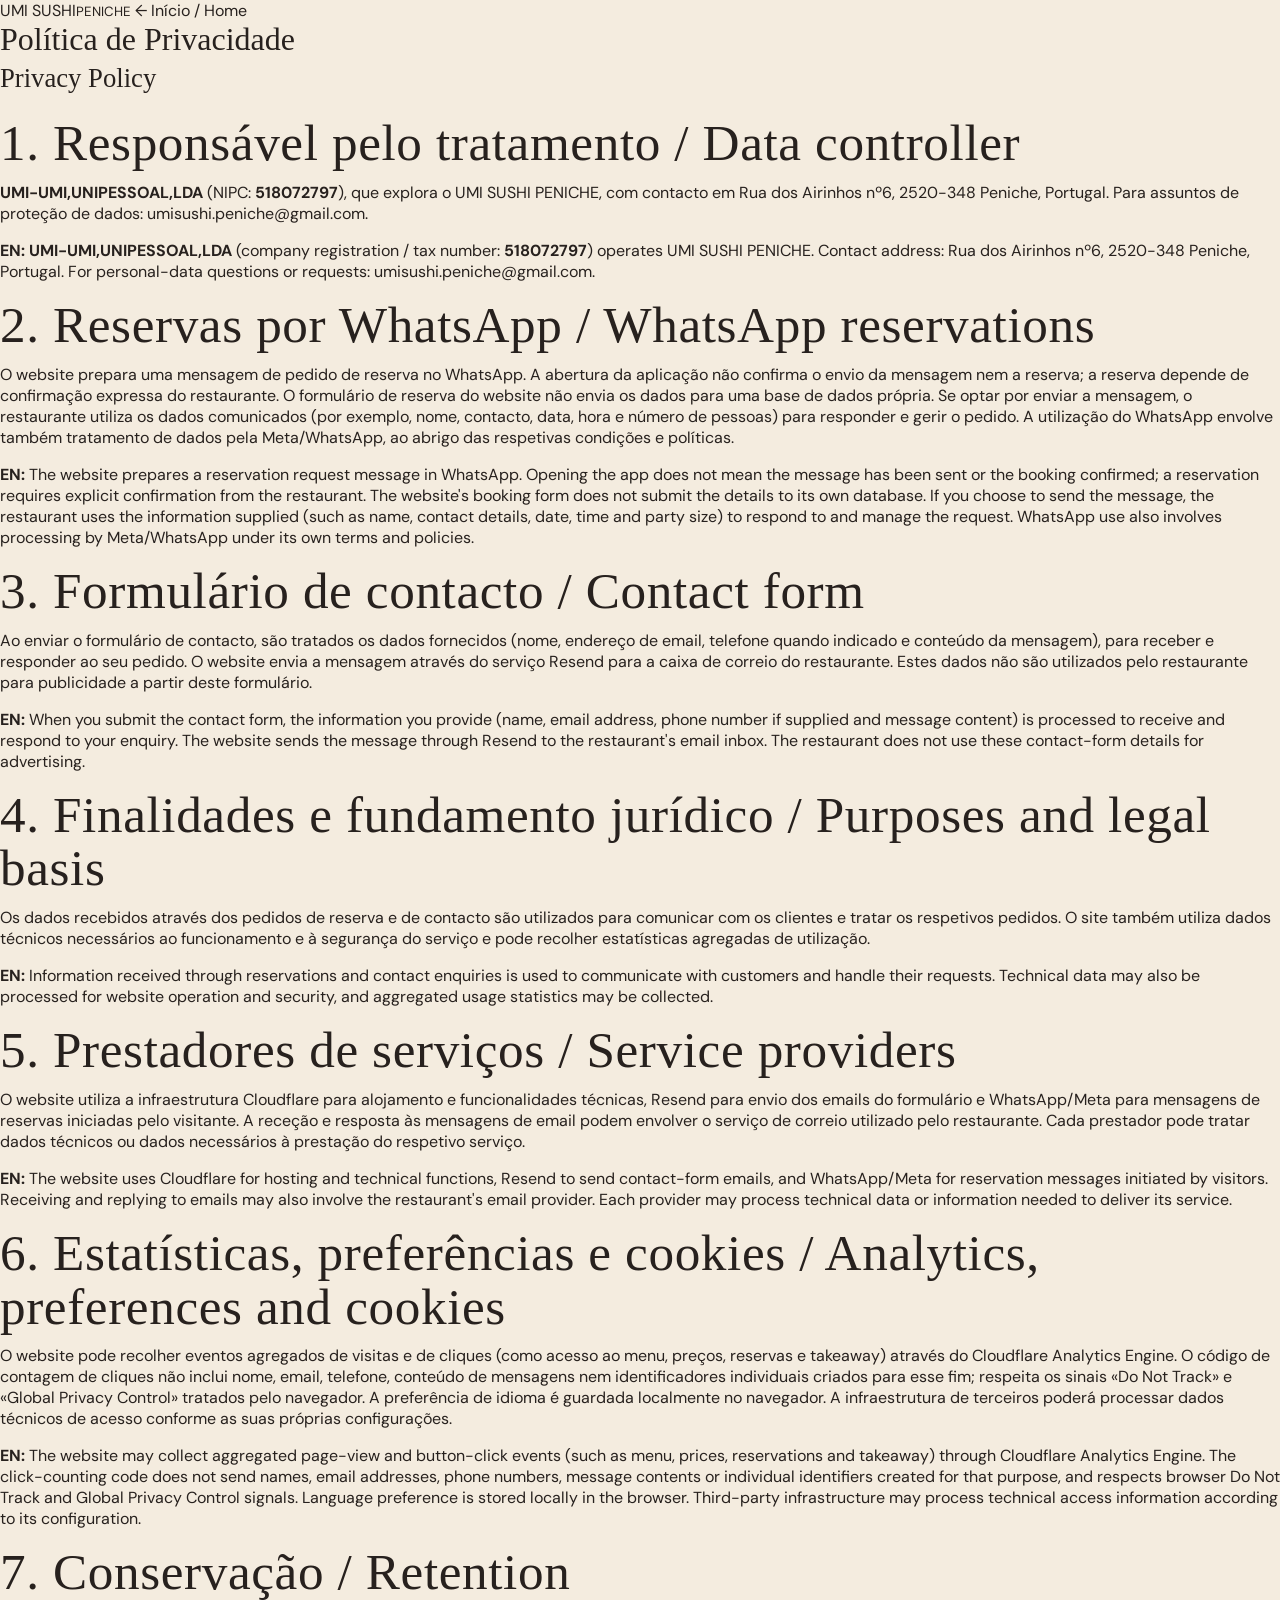
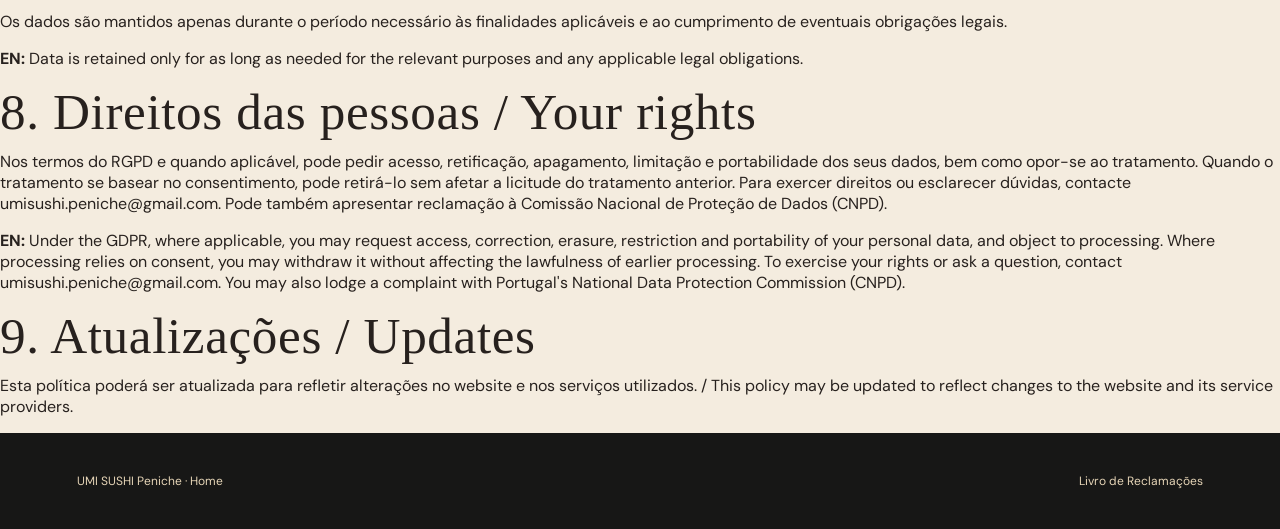
<file: privacy.html>
<!doctype html>
<html lang="pt">
<head><link rel="icon" type="image/png" href="/assets/umi-logo-original.png"/>
  <meta charset="utf-8">
  <meta name="viewport" content="width=device-width,initial-scale=1">
  <title>Política de Privacidade | UMI SUSHI PENICHE</title>
  <meta name="description" content="Política de Privacidade / Privacy Policy — UMI SUSHI Peniche.">
  <link href="https://fonts.googleapis.com/css2?family=DM+Sans:wght@400;700&family=Playfair+Display&display=swap" rel="stylesheet">
  <link rel="stylesheet" href="styles.css">
</head>
<body>
<header>
  <a class="brand" href="index.html">UMI <span>SUSHI</span><small>PENICHE</small></a>
  <a href="index.html">← Início / Home</a>
</header>
<main class="legal">
  <h1>Política de Privacidade<br><small>Privacy Policy</small></h1>

  <h2>1. Responsável pelo tratamento / Data controller</h2>
  <p><strong>UMI-UMI,UNIPESSOAL,LDA</strong> (NIPC: <strong>518072797</strong>), que explora o UMI SUSHI PENICHE, com contacto em Rua dos Airinhos nº6, 2520-348 Peniche, Portugal. Para assuntos de proteção de dados: <a href="mailto:umisushi.peniche@gmail.com">umisushi.peniche@gmail.com</a>.</p>
  <p><strong>EN:</strong> <strong>UMI-UMI,UNIPESSOAL,LDA</strong> (company registration / tax number: <strong>518072797</strong>) operates UMI SUSHI PENICHE. Contact address: Rua dos Airinhos nº6, 2520-348 Peniche, Portugal. For personal-data questions or requests: <a href="mailto:umisushi.peniche@gmail.com">umisushi.peniche@gmail.com</a>.</p>

  <h2>2. Reservas por WhatsApp / WhatsApp reservations</h2>
  <p>O website prepara uma mensagem de pedido de reserva no WhatsApp. A abertura da aplicação não confirma o envio da mensagem nem a reserva; a reserva depende de confirmação expressa do restaurante. O formulário de reserva do website não envia os dados para uma base de dados própria. Se optar por enviar a mensagem, o restaurante utiliza os dados comunicados (por exemplo, nome, contacto, data, hora e número de pessoas) para responder e gerir o pedido. A utilização do WhatsApp envolve também tratamento de dados pela Meta/WhatsApp, ao abrigo das respetivas condições e políticas.</p>
  <p><strong>EN:</strong> The website prepares a reservation request message in WhatsApp. Opening the app does not mean the message has been sent or the booking confirmed; a reservation requires explicit confirmation from the restaurant. The website's booking form does not submit the details to its own database. If you choose to send the message, the restaurant uses the information supplied (such as name, contact details, date, time and party size) to respond to and manage the request. WhatsApp use also involves processing by Meta/WhatsApp under its own terms and policies.</p>

  <h2>3. Formulário de contacto / Contact form</h2>
  <p>Ao enviar o formulário de contacto, são tratados os dados fornecidos (nome, endereço de email, telefone quando indicado e conteúdo da mensagem), para receber e responder ao seu pedido. O website envia a mensagem através do serviço Resend para a caixa de correio do restaurante. Estes dados não são utilizados pelo restaurante para publicidade a partir deste formulário.</p>
  <p><strong>EN:</strong> When you submit the contact form, the information you provide (name, email address, phone number if supplied and message content) is processed to receive and respond to your enquiry. The website sends the message through Resend to the restaurant's email inbox. The restaurant does not use these contact-form details for advertising.</p>

  <h2>4. Finalidades e fundamento jurídico / Purposes and legal basis</h2>
  <p>Os dados recebidos através dos pedidos de reserva e de contacto são utilizados para comunicar com os clientes e tratar os respetivos pedidos. O site também utiliza dados técnicos necessários ao funcionamento e à segurança do serviço e pode recolher estatísticas agregadas de utilização.</p>
  <p><strong>EN:</strong> Information received through reservations and contact enquiries is used to communicate with customers and handle their requests. Technical data may also be processed for website operation and security, and aggregated usage statistics may be collected.</p>

  <h2>5. Prestadores de serviços / Service providers</h2>
  <p>O website utiliza a infraestrutura Cloudflare para alojamento e funcionalidades técnicas, Resend para envio dos emails do formulário e WhatsApp/Meta para mensagens de reservas iniciadas pelo visitante. A receção e resposta às mensagens de email podem envolver o serviço de correio utilizado pelo restaurante. Cada prestador pode tratar dados técnicos ou dados necessários à prestação do respetivo serviço.</p>
  <p><strong>EN:</strong> The website uses Cloudflare for hosting and technical functions, Resend to send contact-form emails, and WhatsApp/Meta for reservation messages initiated by visitors. Receiving and replying to emails may also involve the restaurant's email provider. Each provider may process technical data or information needed to deliver its service.</p>

  <h2>6. Estatísticas, preferências e cookies / Analytics, preferences and cookies</h2>
  <p>O website pode recolher eventos agregados de visitas e de cliques (como acesso ao menu, preços, reservas e takeaway) através do Cloudflare Analytics Engine. O código de contagem de cliques não inclui nome, email, telefone, conteúdo de mensagens nem identificadores individuais criados para esse fim; respeita os sinais «Do Not Track» e «Global Privacy Control» tratados pelo navegador. A preferência de idioma é guardada localmente no navegador. A infraestrutura de terceiros poderá processar dados técnicos de acesso conforme as suas próprias configurações.</p>
  <p><strong>EN:</strong> The website may collect aggregated page-view and button-click events (such as menu, prices, reservations and takeaway) through Cloudflare Analytics Engine. The click-counting code does not send names, email addresses, phone numbers, message contents or individual identifiers created for that purpose, and respects browser Do Not Track and Global Privacy Control signals. Language preference is stored locally in the browser. Third-party infrastructure may process technical access information according to its configuration.</p>

  <h2>7. Conservação / Retention</h2>
  <p>Os dados são mantidos apenas durante o período necessário às finalidades aplicáveis e ao cumprimento de eventuais obrigações legais.</p>
  <p><strong>EN:</strong> Data is retained only for as long as needed for the relevant purposes and any applicable legal obligations.</p>

  <h2>8. Direitos das pessoas / Your rights</h2>
  <p>Nos termos do RGPD e quando aplicável, pode pedir acesso, retificação, apagamento, limitação e portabilidade dos seus dados, bem como opor-se ao tratamento. Quando o tratamento se basear no consentimento, pode retirá-lo sem afetar a licitude do tratamento anterior. Para exercer direitos ou esclarecer dúvidas, contacte <a href="mailto:umisushi.peniche@gmail.com">umisushi.peniche@gmail.com</a>. Pode também apresentar reclamação à <a href="https://www.cnpd.pt/" target="_blank" rel="noopener noreferrer">Comissão Nacional de Proteção de Dados (CNPD)</a>.</p>
  <p><strong>EN:</strong> Under the GDPR, where applicable, you may request access, correction, erasure, restriction and portability of your personal data, and object to processing. Where processing relies on consent, you may withdraw it without affecting the lawfulness of earlier processing. To exercise your rights or ask a question, contact <a href="mailto:umisushi.peniche@gmail.com">umisushi.peniche@gmail.com</a>. You may also lodge a complaint with Portugal's <a href="https://www.cnpd.pt/" target="_blank" rel="noopener noreferrer">National Data Protection Commission (CNPD)</a>.</p>

  <h2>9. Atualizações / Updates</h2>
  <p>Esta política poderá ser atualizada para refletir alterações no website e nos serviços utilizados. / This policy may be updated to reflect changes to the website and its service providers.</p>
</main>
<footer><a href="index.html">UMI SUSHI Peniche · Home</a><a href="https://www.livroreclamacoes.pt/Inicio/">Livro de Reclamações</a></footer>
</body>
</html>
</file>
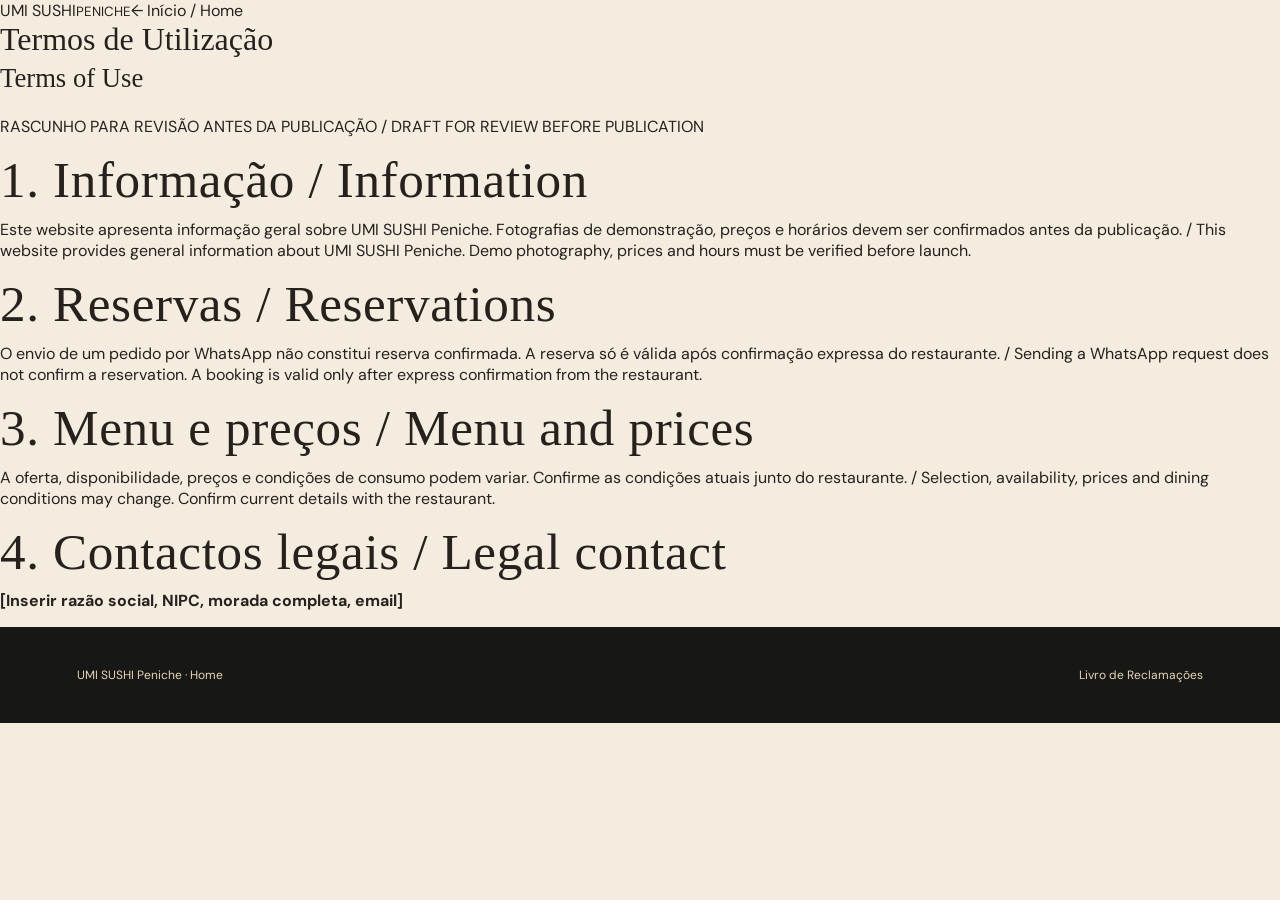
<file: terms.html>
<!doctype html><html lang="pt"><head><meta charset="utf-8"><meta name="viewport" content="width=device-width,initial-scale=1"><title>Termos de Utilização | UMI SUSHI</title><link href="https://fonts.googleapis.com/css2?family=DM+Sans:wght@400;700&family=Playfair+Display&display=swap" rel="stylesheet"><link rel="stylesheet" href="styles.css"></head><body><header><a class="brand" href="index.html">UMI <span>SUSHI</span><small>PENICHE</small></a><a href="index.html">← Início / Home</a></header><main class="legal"><h1>Termos de Utilização<br><small>Terms of Use</small></h1><p class="warning">RASCUNHO PARA REVISÃO ANTES DA PUBLICAÇÃO / DRAFT FOR REVIEW BEFORE PUBLICATION</p><h2>1. Informação / Information</h2><p>Este website apresenta informação geral sobre UMI SUSHI Peniche. Fotografias de demonstração, preços e horários devem ser confirmados antes da publicação. / This website provides general information about UMI SUSHI Peniche. Demo photography, prices and hours must be verified before launch.</p><h2>2. Reservas / Reservations</h2><p>O envio de um pedido por WhatsApp não constitui reserva confirmada. A reserva só é válida após confirmação expressa do restaurante. / Sending a WhatsApp request does not confirm a reservation. A booking is valid only after express confirmation from the restaurant.</p><h2>3. Menu e preços / Menu and prices</h2><p>A oferta, disponibilidade, preços e condições de consumo podem variar. Confirme as condições atuais junto do restaurante. / Selection, availability, prices and dining conditions may change. Confirm current details with the restaurant.</p><h2>4. Contactos legais / Legal contact</h2><p><strong>[Inserir razão social, NIPC, morada completa, email]</strong></p></main><footer><a href="index.html">UMI SUSHI Peniche · Home</a><a href="https://www.livroreclamacoes.pt/Inicio/">Livro de Reclamações</a></footer></body></html>
</file>
<file: styles.css>
:root{--dark:#201e1d;--dark2:#2b2927;--gold:#c4a06b;--goldlight:#e6c78f;--cream:#f3ecdf;--ink:#27211e}*{box-sizing:border-box}html{scroll-behavior:smooth}body{margin:0;font-family:"DM Sans",sans-serif;color:var(--ink);background:var(--cream)}h1,h2,h3,p{margin-top:0}h1,h2{font-family:"Cormorant Garamond",Georgia,serif;font-weight:500}h2{font-size:clamp(38px,4vw,62px);line-height:1.05;margin:8px 0 12px}a{color:inherit;text-decoration:none}button,input,textarea,select{font:inherit}button{cursor:pointer}.top{height:84px;background:#191919ed;color:#f8f1e7;display:flex;align-items:center;gap:32px;padding:0 5%;position:sticky;top:0;z-index:10;border-bottom:1px solid #c4a06b55;backdrop-filter:blur(12px)}.logo{flex:none;display:block}.logo img{width:72px;height:72px;object-fit:contain;border-radius:50%}.top nav{display:flex;gap:clamp(10px,1.8vw,28px);align-items:center;flex:1;justify-content:center}.top nav a{font-size:11px;letter-spacing:.09em;text-transform:uppercase;white-space:nowrap}.top nav a:hover,.footerLinks a:hover{color:var(--goldlight)}.topActions{display:flex;gap:10px;align-items:center}.navOrder{padding:13px 19px;border:1px solid var(--gold);color:var(--goldlight);font-size:12px;white-space:nowrap}.topActions button{padding:12px 14px;background:var(--goldlight);border:0;color:#201e1d}.hero{height:min(650px,75vw);min-height:480px;position:relative;color:#f7ebdc;overflow:hidden}.heroImage,.shade{position:absolute;inset:0}.heroImage{background-size:cover;background-position:center 48%}.shade{background:linear-gradient(90deg,rgba(23,19,17,.82) 0%,rgba(23,19,17,.55) 39%,rgba(23,19,17,.03) 90%)}.heroCopy{position:relative;padding:125px 8%;max-width:730px}.hero h1{font-size:clamp(65px,9vw,130px);line-height:.9;color:#f1d5a3;margin:20px 0 6px;letter-spacing:.02em}.heroPlace{font-family:Georgia,serif;font-size:23px;letter-spacing:.4em;margin:10px 0 20px}.heroCopy p{font-size:15px;letter-spacing:.12em;max-width:480px}.eyebrow{color:var(--goldlight);letter-spacing:.28em;font-family:Georgia,serif;font-size:12px}.eyebrow.dark{color:#986e37}.heroActions{display:flex;gap:14px;margin-top:32px}.btn{display:inline-flex;justify-content:center;align-items:center;gap:8px;padding:15px 25px;border:1px solid var(--gold);font-size:12px;letter-spacing:.08em;text-transform:uppercase;transition:.2s}.btn:hover{filter:brightness(1.12);transform:translateY(-1px)}.goldbtn{background:#e1bd81;color:#231d19;border-color:#e1bd81}.line{background:transparent;color:#ebc992}.light{background-color:var(--cream);background-image:radial-gradient(circle at 0 0,#dfc9a54a,transparent 30%),radial-gradient(circle at 100% 100%,#e3cda54a,transparent 30%)}.qualities{display:grid;grid-template-columns:repeat(4,1fr);padding:34px 7%;gap:0}.qualities>div{text-align:center;display:flex;flex-direction:column;gap:9px;font-size:27px;color:#a77c44;border-right:1px solid #c8aa83}.qualities>div:last-child{border:0}.qualities span{font-size:11px;color:#302924;letter-spacing:.1em}.section{padding:65px max(5%,calc((100% - 1300px)/2))}.darkSection{color:#f6f0e6;background-color:var(--dark);background-image:repeating-linear-gradient(125deg,transparent 0 180px,#b48e5420 181px,transparent 183px),radial-gradient(ellipse at 60% 20%,#4b4236 0%,transparent 60%)}.sectionHead{display:flex;justify-content:space-between;align-items:end;gap:20px;margin-bottom:25px}.sectionHead p{color:#d0c7ba;font-size:13px}.menu .tabs{display:flex;gap:9px;flex-wrap:wrap;margin:18px 0 22px}.tabs button{background:transparent;color:#e7d7bd;border:1px solid #a8875b88;padding:8px 13px;border-radius:2px;font-size:12px}.tabs button.active{background:#d5b27b;color:#221b15}.dishGrid{display:grid;grid-template-columns:repeat(4,minmax(0,1fr));gap:18px}.dish{border:1px solid #b9925d6b;background:#191919;overflow:hidden}.dish img{width:100%;height:200px;object-fit:cover;display:block}.dish>div{padding:14px;text-align:center}.dish small{color:var(--goldlight)}.dish h3{margin:5px 0 0;font-size:15px;font-weight:500}.prices{display:grid;grid-template-columns:1fr 1fr;gap:40px;align-items:center;min-height:340px}.prices p{max-width:500px;line-height:1.7}.priceText{white-space:pre-line;font-weight:600}.priceVisual{height:270px;background-size:cover;background-position:center;border-radius:3px;box-shadow:0 20px 35px #352a222b}.gallery{display:flex;gap:12px;overflow-x:auto;scroll-snap-type:x mandatory;scrollbar-width:thin}.gallery figure{margin:0;min-width:31%;scroll-snap-align:start;position:relative}.gallery img{width:100%;height:250px;object-fit:cover}.gallery figcaption{font-size:12px;color:#d8bd93}.arrows{display:flex;gap:8px}.arrows button{background:transparent;color:#e5c18b;border:1px solid #b9925d;padding:10px 15px}.booking{display:block}.bookingText{margin-bottom:18px}.bookingText p{font-size:13px}.booking form{display:grid;grid-template-columns:1fr auto;gap:18px;align-items:center;border:1px solid #b89a7666;padding:20px}.bookingFields{display:grid;grid-template-columns:repeat(3,1fr);gap:13px}.bookingFields label{font-size:12px;display:flex;flex-direction:column;gap:6px}.bookingFields input,.bookingFields select,.bookingFields textarea{width:100%;border:1px solid #d6c8b6;background:#fff9ef;color:#302923;padding:12px;min-height:45px;border-radius:3px}.bookingActions{max-width:220px;text-align:center}.bookingActions .btn{width:100%;margin:4px 0}.bookingActions .outlinebtn{color:#403127}.confirm{font-size:11px;margin:8px 0}.takeaway{display:flex;align-items:center;justify-content:space-between;gap:30px;flex-wrap:wrap}.takeaway p{color:#d8c7af}.takeaway #takeawayStatus{font-size:12px}.visit{display:grid;grid-template-columns:1fr 1fr;gap:35px}.visit h3{margin:22px 0 4px;font-size:13px}.visitImage{background-size:cover;background-position:center;min-height:260px}.visit a{color:#8b6637}footer{background:#171716;color:#e6d5b7;padding:30px 6%;display:flex;align-items:center;justify-content:space-between;gap:20px;flex-wrap:wrap;font-size:12px}.footerBrand{display:flex;align-items:center;gap:12px;font-family:Georgia,serif;font-size:20px}.footerBrand img{width:56px;height:56px;border-radius:50%}.footerBrand small{display:block;font-family:"DM Sans",sans-serif;font-size:9px;letter-spacing:.12em;margin-top:4px}.footerLinks{display:flex;gap:15px;flex-wrap:wrap}.stickyBook{display:none}#bookingStatus{font-size:11px;color:#78552e}@media(max-width:900px){.top{height:auto;min-height:75px;padding:8px 3%;gap:12px}.logo img{width:56px;height:56px}.top nav{overflow-x:auto;justify-content:flex-start;gap:15px}.top nav a{font-size:10px}.topActions{gap:4px}.navOrder{padding:10px 8px;font-size:10px}.topActions button{padding:10px}.hero{min-height:510px}.heroCopy{padding:130px 6%}.dishGrid{grid-template-columns:repeat(2,1fr)}.booking form{grid-template-columns:1fr}.bookingActions{max-width:none}.bookingActions .btn{width:auto}.gallery figure{min-width:48%}}@media(max-width:600px){.top{flex-wrap:wrap}.top nav{order:3;width:100%;flex:auto;padding:8px 0}.topActions{margin-left:auto}.hero{height:550px;min-height:0}.heroCopy{padding:140px 6% 40px}.hero h1{font-size:67px}.heroPlace{font-size:15px}.qualities{grid-template-columns:repeat(2,1fr);gap:22px}.qualities>div:nth-child(2){border:0}.section{padding:46px 5%}.sectionHead{align-items:start;flex-wrap:wrap}.dishGrid{gap:10px}.dish img{height:145px}.prices,.visit{grid-template-columns:1fr}.priceVisual{height:190px}.gallery figure{min-width:82%}.bookingFields{grid-template-columns:1fr 1fr}.bookingFields .notes{grid-column:span 2}.bookingActions .btn{width:100%}.stickyBook{display:block;position:fixed;bottom:15px;right:15px;background:#e2bf86;padding:13px 17px;z-index:9;box-shadow:0 4px 20px #0005;font-size:12px}.heroActions{flex-wrap:wrap}}
/* Original UMI photography */
.heroImage{background-position:center 42%;background-color:#211c18}
.shade{background:linear-gradient(90deg,rgba(15,13,12,.85),rgba(15,13,12,.58) 43%,rgba(15,13,12,.14))}
@media(max-width:600px){.heroImage{background-position:50% 37%}}

/* UMI V3 visual refinement: true transparent circular brand and cinematic hero */
.top .logo img{width:68px;height:68px;border-radius:50%;background:transparent;object-fit:contain;filter:drop-shadow(0 3px 9px rgba(0,0,0,.3))}
.footerBrand img{border-radius:50%;background:transparent;object-fit:contain}
.hero{isolation:isolate;background:#16110e;min-height:560px;height:min(720px,80vh)}
.heroImage{background-size:cover;background-position:50% 45%;transform:scale(1.055);animation:umiHeroBreath 19s ease-in-out infinite alternate;will-change:transform}
.shade{background:linear-gradient(90deg,rgba(14,10,8,.87) 0%,rgba(18,12,9,.70) 31%,rgba(18,12,9,.29) 63%,rgba(18,12,9,.12) 100%),linear-gradient(0deg,rgba(10,8,7,.38),transparent 35%)}
.heroCopy{padding-top:clamp(105px,13vh,160px);padding-bottom:100px;text-shadow:0 2px 20px rgba(0,0,0,.35)}
.hero h1{font-size:clamp(66px,8.5vw,124px);letter-spacing:.015em;text-shadow:0 3px 25px rgba(0,0,0,.5)}
.hero .eyebrow{font-size:13px;line-height:1.8;letter-spacing:.24em}
.heroCopy p{line-height:1.8;letter-spacing:.04em;font-size:16px;max-width:440px}
.hero:after{content:'';position:absolute;z-index:0;inset:0;pointer-events:none;background:radial-gradient(ellipse at 75% 20%,rgba(229,178,103,.13),transparent 40%);mix-blend-mode:screen}
.heroCopy{z-index:1}
@keyframes umiHeroBreath{0%{transform:scale(1.055) translate3d(0,0,0)}100%{transform:scale(1.13) translate3d(-1.2%,.7%,0)}}
@media(max-width:760px){.hero{height:650px;min-height:560px}.heroImage{background-position:51% 45%}.heroCopy{padding:145px 7% 70px}.hero h1{font-size:clamp(55px,12vw,82px)}.shade{background:linear-gradient(90deg,rgba(12,9,8,.83),rgba(12,9,8,.43)),linear-gradient(0deg,rgba(12,9,8,.5),transparent 35%)}}
@media(prefers-reduced-motion:reduce){.heroImage{animation:none;transform:none}.btn{transition:none}}

/* UMI SUSHI V3 — design aligned to supplied visual reference */
:root{--dark:#141413;--dark2:#1b1918;--gold:#c9a361;--goldlight:#f0cf91;--cream:#f4ecdf}
.top{height:76px;background:rgba(16,16,15,.97);padding:0 4%;gap:20px}
.top .logo img{width:82px;height:82px;filter:drop-shadow(0 4px 12px #0008)}
.top nav a{font-size:10px}.navOrder{border-radius:4px;padding:13px 15px;font-size:10px}.navOrder.delivery{background:transparent}
.hero{height:590px;min-height:540px}.heroImage{background-position:50% 48%;filter:saturate(1.08) contrast(1.06)}
.shade{background:linear-gradient(90deg,rgba(12,10,9,.88),rgba(12,10,9,.65) 35%,rgba(12,10,9,.13) 80%)}
.heroCopy{padding:125px 8% 60px;max-width:820px}.hero h1{font-size:clamp(70px,9vw,124px);color:#f0d3a0}
.heroPlace{font-size:22px}.heroCopy p{font-family:Georgia,serif;font-size:13px;letter-spacing:.15em;text-transform:uppercase}
.qualities{padding:27px 7%;background-color:#f6ebdb}.qualities>div{font-size:26px}
.section{padding-top:48px;padding-bottom:50px}.darkSection{background-color:#151514;background-image:radial-gradient(ellipse at 70% 10%,#6b543020,transparent 55%),repeating-linear-gradient(120deg,transparent 0 185px,#c6a16616 186px,transparent 188px)}
.sectionHead{margin-bottom:18px}.sectionHead h2{font-size:clamp(38px,4.2vw,58px);letter-spacing:.04em}
.menuEmpty{border:1px solid #c3a06a55;padding:22px;color:#d8c7aa;font-size:14px}
.prices{min-height:340px}.priceVisual{height:285px;background-color:#241d18}
.gallery figure{min-width:calc(33.33% - 8px)}.gallery img{height:255px}
.booking{background-color:#f6ecdc}.booking form{background:#ffffff44;border-radius:7px}
.footerBrand img{width:65px;height:65px}
@media(max-width:1100px){.top{gap:9px;padding:0 2%}.top nav{gap:10px}.top nav a{font-size:9px}.navOrder{padding:10px 9px}}
@media(max-width:800px){.top{height:auto;min-height:78px;flex-wrap:wrap;padding:7px 4%}.top nav{order:3;width:100%;flex:auto;overflow-x:auto;padding:8px 0}.top .logo img{width:58px;height:58px}.topActions{margin-left:auto}.hero{height:610px}.heroCopy{padding:135px 6% 55px}.gallery figure{min-width:48%}}
@media(max-width:600px){.topActions .delivery{display:none}.hero{height:590px}.heroCopy{padding:145px 6% 35px}.hero h1{font-size:clamp(59px,13vw,82px)}.heroPlace{font-size:15px}.gallery figure{min-width:84%}}
@media(prefers-reduced-motion:reduce){.heroImage{animation:none}}

/* V3 2026-10-20: compact logo, floating reservation and editable tasting prices */
.top .logo img{width:66px!important;height:66px!important;max-width:66px!important;object-fit:contain}
.top .logo{flex-shrink:0}
.floatingReserva{position:fixed;right:18px;top:50%;transform:translateY(-50%);z-index:110;background:#d8b374;color:#19140e;text-decoration:none;padding:16px 12px;border:1px solid #f0d39a;border-radius:9px;box-shadow:0 8px 28px #0008;font-weight:700;letter-spacing:.1em;writing-mode:vertical-rl;transition:background .2s,box-shadow .2s}
.floatingReserva:hover,.floatingReserva:focus-visible{background:#f0d39a;box-shadow:0 10px 30px #000a}
.tastingPrices{display:grid;grid-template-columns:repeat(2,minmax(0,1fr));gap:14px;margin-top:20px;max-width:720px}
.tastingPriceCard{padding:18px;background:rgba(255,255,255,.74);border:1px solid rgba(151,106,48,.34);border-radius:12px;color:#28201a}
.tastingPriceCard h3{font-size:1.2rem;color:#8c5d27;margin:0 0 12px}
.tastingPriceRow{display:flex;flex-direction:column;gap:3px;padding:10px 0;border-top:1px solid #c5a57955;font-size:.91rem}
.tastingPriceRow strong{font-size:1rem}
.tastingNotice{grid-column:1/-1;line-height:1.6;font-size:.92rem}
#hoursText{white-space:pre-line}
@media(max-width:750px){.top .logo img{width:48px!important;height:48px!important;max-width:48px!important}.floatingReserva{right:9px;padding:12px 9px;font-size:12px}.tastingPrices{grid-template-columns:1fr}}

/* Contact phone: easy to tap on desktop and mobile */
#contactPhoneLink,.footerPhone{font-weight:700;text-decoration:underline;text-underline-offset:4px}#contactPhoneLink:hover,.footerPhone:hover{color:#b48c52}

/* UMI V3 layout refinements — 2026-10-21 */
#headerTakeaway{text-transform:uppercase!important;letter-spacing:.1em}
.floatingReserva{writing-mode:horizontal-tb!important;top:50%;right:12px;transform:translateY(-50%);white-space:nowrap;display:inline-flex;align-items:center;justify-content:center;padding:13px 18px;border-radius:7px;font-size:12px}
.bookingFields{min-width:0}.bookingFields>label{min-width:0}
.bookingFields input,.bookingFields select,.bookingFields textarea{min-width:0;max-width:100%;box-sizing:border-box}
#bookingDate{display:block;width:100%;min-width:0;max-width:100%;font-size:16px;appearance:auto;-webkit-appearance:auto}
.booking form{min-width:0;max-width:100%}
footer{align-items:flex-start;gap:24px;padding:40px 6%;}
.footerContact{flex:1 1 240px;min-width:0;line-height:1.55}
.footerContact h3{color:var(--goldlight);font-size:14px;letter-spacing:.08em;margin:0 0 10px}
.footerContact p{margin:0 0 8px;white-space:pre-line}
.footerContact a{color:var(--goldlight);text-decoration:underline;text-underline-offset:3px}
.footerLinks{flex:1 1 200px}
@media(max-width:600px){
 .booking form{padding:14px 10px;gap:14px}
 .bookingFields{grid-template-columns:minmax(0,1fr) minmax(0,1fr);gap:10px}
 .bookingFields input,.bookingFields select,.bookingFields textarea{padding:9px 7px;font-size:16px}
 #bookingDate{padding-left:6px;padding-right:3px;letter-spacing:-.025em}
 .floatingReserva{top:auto;bottom:18px;right:10px;transform:none;padding:11px 13px;font-size:11px}
 footer{display:grid;grid-template-columns:1fr;gap:18px;padding:32px 6%}
 .footerContact,.footerLinks{width:100%}
}

/* UMI compact black-and-gold footer, inspired by restaurant's reference image */
.umiCompactFooter{display:block!important;background:#141312;color:#eee7da;padding:12px 4% 8px!important;border-top:1px solid #9d793d80;background-image:repeating-linear-gradient(128deg,transparent 0 180px,#b48e5410 181px,transparent 183px)}
.umiFooterMain{display:flex;align-items:center;justify-content:space-between;gap:16px;max-width:1450px;margin:auto}
.umiCompactFooter .footerBrand{flex:none;gap:9px;font:20px/1.05 Georgia,serif;letter-spacing:.06em;white-space:nowrap}
.umiCompactFooter .footerBrand img{width:45px;height:45px;object-fit:contain}
.umiCompactFooter .footerBrand small{font:18px/1.1 Georgia,serif;letter-spacing:.06em;margin:0}
.umiCompactFooter .footerItem{display:flex;align-items:center;gap:10px;min-width:0;font-size:11px;line-height:1.45;color:#e9e2d6}
.umiCompactFooter .footerItem:hover,.umiCompactFooter .footerSocial a:hover,.umiCompactFooter .umiFooterBottom a:hover{color:#eac789}
.umiCompactFooter .footerItem small{display:block;font-size:11px}
.umiCompactFooter .footerIcon{font-size:26px;color:#d5b06b;line-height:1;flex:none}
.umiCompactFooter #hoursText{display:block;white-space:pre-line;max-width:260px;font-size:10px;color:#d9d0c1}
.umiCompactFooter #addressText{white-space:pre-line;font-size:10px}
.umiCompactFooter .footerSocial{display:flex;align-items:center;gap:12px;flex:none}
.umiCompactFooter .footerSocial a{display:grid;place-items:center;border:1.5px solid #d5b06b;border-radius:50%;color:#d5b06b;width:29px;height:29px;font:700 18px Georgia,serif}
.umiCompactFooter .umiFooterBottom{max-width:1450px;margin:8px auto 0;display:flex;justify-content:flex-end;align-items:center;gap:20px;font-size:9px;color:#bdb3a2}
.umiCompactFooter .umiFooterBottom small{margin-right:auto;font-size:9px}
.umiCompactFooter .footerSep{margin:0 7px;color:#7c705e}
@media(max-width:900px){.umiFooterMain{flex-wrap:wrap;justify-content:center;gap:16px 24px}.umiCompactFooter{padding:15px 4%!important}.umiCompactFooter .footerItem{flex:0 1 auto}.umiCompactFooter .umiFooterBottom{justify-content:center}}
@media(max-width:600px){.umiFooterMain{display:grid;grid-template-columns:1fr 1fr;gap:15px 12px;align-items:start}.umiCompactFooter .footerBrand{grid-column:1/2}.umiCompactFooter .footerSocial{justify-content:flex-end}.umiCompactFooter .footerItem{font-size:10px}.umiCompactFooter .footerIcon{font-size:20px}.umiCompactFooter .footerHours{grid-column:1/3}.umiCompactFooter .umiFooterBottom{flex-direction:column;gap:6px;text-align:center}.umiCompactFooter .umiFooterBottom small{margin-right:0}}


/* Use crisp original logo; avoid blurry shadow/filters */
.top .logo img,.umiCompactFooter .footerBrand img,.footerBrand img{filter:none!important;image-rendering:auto;object-fit:contain;background:transparent}

/* Homepage: four featured dishes only; full catalog stays in menu.html */
#menu .dishGrid>.dish:nth-child(n+5){display:none!important}
#menu #categoryTabs{display:none!important}

/* UMI homepage refinements 2026-10-25 */
.top{background:rgba(20,18,17,.22);backdrop-filter:blur(8px);-webkit-backdrop-filter:blur(8px);border-bottom:1px solid rgba(230,199,143,.22)}
.heroCopy{background:transparent!important;box-shadow:none!important}
.floatingReserva{position:fixed!important;top:20vh!important;right:16px!important;bottom:auto!important;transform:none!important;writing-mode:horizontal-tb!important;min-width:128px!important;padding:15px 24px!important;text-align:center;white-space:nowrap;z-index:110}
#priceDetails[hidden]{display:none!important}.umiPriceToggle{margin:18px 0 6px;background:#2c251e;color:#f5d59f;border-color:#bd945c;min-width:165px}.umiPriceToggle:focus-visible{outline:3px solid #b58b50;outline-offset:3px}
.prices{background-image:linear-gradient(100deg,rgba(243,236,223,.96),rgba(243,236,223,.90)),url('assets/menu-tasting.jpeg');background-size:cover;background-position:center}.priceVisual{min-height:310px;background-position:center;background-size:cover;box-shadow:0 20px 45px rgba(36,27,17,.23)}
.footerSocial a{display:inline-flex;align-items:center;justify-content:center}.footerSocial svg{display:block}
@media(max-width:600px){.floatingReserva{top:20vh!important;right:8px!important;bottom:auto!important;min-width:106px!important;padding:12px 13px!important;font-size:11px!important}.priceVisual{min-height:230px}}

/* UMI 2026-10-25: compact price teaser, immersive independent modal */
#prices.prices{position:relative;min-height:360px;height:clamp(350px,37vw,465px);overflow:hidden;display:flex;align-items:center;background:linear-gradient(90deg,rgba(14,12,11,.92) 0%,rgba(14,12,11,.68) 53%,rgba(14,12,11,.18) 100%),url('assets/menu-tasting.jpeg') center/cover no-repeat;color:#f4e4c9}
#prices.prices>div:first-child{position:relative;z-index:2;max-width:560px}
#prices.prices h2,#prices.prices p,#prices.prices .eyebrow{color:#f4e4c9}
#prices.prices .priceVisual{position:absolute;inset:0;z-index:0;opacity:.16;pointer-events:none;box-shadow:none;min-height:0;background-size:cover;background-position:center}
#prices .umiPriceToggle{background:#d6ac65;color:#17120d;border:1px solid #e3be7e;font-weight:700;min-width:190px;text-transform:none}
.umiPriceOverlay[hidden]{display:none!important}.umiPriceOverlay{position:fixed;inset:0;z-index:10000;display:grid;place-items:center;padding:22px}.umiPriceBackdrop{position:absolute;inset:0;background:rgba(0,0,0,.78);backdrop-filter:blur(5px)}
.umiPriceDialog{position:relative;z-index:1;width:min(860px,100%);max-height:min(88dvh,850px);overflow:auto;border:1px solid #d4a85f;border-radius:14px;background:linear-gradient(90deg,rgba(9,9,9,.97) 0%,rgba(10,10,10,.94) 53%,rgba(10,10,10,.55) 100%),url('assets/menu-tasting.jpeg') center right/cover no-repeat;box-shadow:0 24px 85px rgba(0,0,0,.72);color:#f8e7c9}
.umiPriceContent{padding:clamp(25px,4vw,52px);max-width:660px}.umiPriceContent .eyebrow{color:#d7b16e}.umiPriceContent h2{font-family:'Cormorant Garamond',Georgia,serif;font-size:clamp(36px,5vw,60px);margin:8px 0 10px;color:#f1d39d}.umiPriceContent>p{color:#e5d7c4}.umiPriceContent .tastingPrices{display:grid;grid-template-columns:1fr;gap:10px;max-width:540px}.umiPriceContent .tastingPriceCard{background:rgba(0,0,0,.58);border:1px solid rgba(212,168,95,.6);border-radius:8px;padding:12px 16px;color:#f5ebdd}.umiPriceContent .tastingPriceCard h3{color:#e7bc73}.umiPriceContent .tastingPriceRow{color:#f5ebdd}.umiPriceContent .tastingNotice{color:#e5d7c4}.umiPriceClose{position:absolute;right:13px;top:9px;border:0;background:rgba(0,0,0,.45);color:#fff;font-size:31px;line-height:1;width:42px;height:42px;cursor:pointer;border-radius:50%}.umiPriceClose:focus-visible{outline:2px solid #f0d39e}.umiModalOpen{overflow:hidden}
@media(max-width:650px){#prices.prices{height:370px;min-height:370px;padding:36px 7%}#prices.prices>div:first-child{max-width:100%}.umiPriceOverlay{padding:12px}.umiPriceDialog{max-height:90dvh;background:linear-gradient(rgba(9,9,9,.87),rgba(9,9,9,.91)),url('assets/menu-tasting.jpeg') center/cover}.umiPriceContent{padding:46px 17px 20px}.umiPriceContent .tastingPriceCard{padding:10px}.floatingReserva{max-width:120px}}

/* 2026-10-25 emergency regression fixes: overlay hero and keep header transparent */
html body .top{position:fixed;top:0;left:0;right:0;width:100%;background:rgba(14,12,12,.18)!important;backdrop-filter:blur(5px);-webkit-backdrop-filter:blur(5px);border-bottom:1px solid rgba(212,168,95,.2);z-index:1000}
html body .top:has(+ main){background:rgba(14,12,12,.18)!important}
html body main#home{padding-top:0}
html body main#home>.hero{min-height:560px}
html body main#home section[id]{scroll-margin-top:88px}
html body .umiPriceDialog .tastingPrices{display:grid;grid-template-columns:1fr;gap:10px}
html body .umiPriceDialog .tastingPriceRow{display:grid;grid-template-columns:1fr;gap:3px;margin-top:8px}
html body .umiPriceDialog .tastingPriceRow strong{color:#e7bc73}
@media(max-width:700px){html body .top{background:rgba(14,12,12,.38)!important}html body main#home>.hero{min-height:520px}}

/* UMI V3 focused repair: genuinely transparent overlay navigation and compact side-by-side prices */
html body header.top{position:absolute!important;top:0!important;left:0!important;right:0!important;width:100%!important;background:transparent!important;background-color:transparent!important;background-image:none!important;backdrop-filter:none!important;-webkit-backdrop-filter:none!important;box-shadow:none!important;border-bottom:1px solid rgba(224,192,139,.23)!important;z-index:1000!important}
html body main#home{padding-top:0!important}
html body main#home>.hero{margin-top:0!important}
html body .umiPriceDialog{width:min(720px,calc(100vw - 30px))!important;max-height:86dvh!important}
html body .umiPriceContent{max-width:none!important;padding:30px 30px 24px!important}
html body .umiPriceContent h2{font-size:clamp(32px,4vw,46px)!important;margin-bottom:4px!important}
html body .umiPriceContent>p{margin-bottom:12px!important}
html body .umiPriceDialog .tastingPrices{display:grid!important;grid-template-columns:minmax(0,1.15fr) minmax(0,.85fr)!important;gap:12px!important;max-width:none!important;align-items:stretch!important}
html body .umiPriceDialog .tastingPriceCard{padding:14px!important;min-width:0!important}
html body .umiPriceDialog .tastingPriceCard h3{font-size:18px!important;margin-bottom:6px!important}
html body .umiPriceDialog .tastingPriceRow{display:grid!important;grid-template-columns:1fr!important;gap:2px!important;margin-top:4px!important;padding:7px 0!important}
html body .umiPriceDialog .tastingNotice{grid-column:1/-1;margin:0!important;font-size:12px}
@media(max-width:580px){html body header.top{background:transparent!important;backdrop-filter:none!important;-webkit-backdrop-filter:none!important}html body .umiPriceContent{padding:45px 15px 18px!important}html body .umiPriceDialog .tastingPrices{grid-template-columns:1fr 1fr!important;gap:8px!important}html body .umiPriceDialog .tastingPriceCard{padding:10px 8px!important}html body .umiPriceDialog .tastingPriceCard h3{font-size:15px!important}html body .umiPriceDialog .tastingPriceRow{font-size:11px!important}html body .umiPriceDialog .tastingPriceRow strong{font-size:12px!important}}

/* Merged from main: booking date visibility and responsive layout */
body{overflow-x:hidden}
#bookingDate{display:block!important;width:100%!important;max-width:100%!important;min-width:0!important;box-sizing:border-box!important;color:#29231d!important;background-color:#fffaf2!important;color-scheme:light!important;opacity:1!important;-webkit-text-fill-color:#29231d!important;line-height:1.4!important;height:46px!important}
#bookingDate::-webkit-date-and-time-value{text-align:left;min-height:1.2em}
#bookingDate::-webkit-calendar-picker-indicator{opacity:1;display:block;cursor:pointer}
.bookingFields,.bookingFields label,.booking form{min-width:0}
.gallery img{display:block;object-fit:cover}
@media(max-width:600px){#bookingDate{font-size:15px!important;padding:8px 4px!important}.bookingFields{grid-template-columns:minmax(0,1fr)!important}.bookingFields label{width:100%;max-width:100%}}


/* UMI hero height refinement — desktop 90vh, mobile 80vh (2026-10-28) */
html body main#home>.hero{height:90vh;height:90svh;min-height:680px;max-height:1100px}
html body main#home>.hero .heroCopy{padding-top:clamp(130px,17vh,210px);padding-bottom:65px}
@media(max-width:800px){html body main#home>.hero{height:85vh;height:85svh;min-height:600px;max-height:900px}html body main#home>.hero .heroCopy{padding-top:clamp(145px,17vh,190px)}}
@media(max-width:600px){html body main#home>.hero{height:80vh;height:80svh;min-height:600px;max-height:820px}html body main#home>.hero .heroCopy{padding-top:145px;padding-bottom:35px}}

/* UMI hero typography alignment — centered visual group, 2026-10-28 */
html body main#home>.hero .heroCopy{position:absolute;z-index:2;top:52%;left:0;width:min(820px,100%);max-width:820px;transform:translateY(-50%);padding:0 8%;margin:0}
html body main#home>.hero .heroCopy .eyebrow{display:block;margin-bottom:12px}
html body main#home>.hero .heroCopy h1{margin:0 0 8px;line-height:.95}
html body main#home>.hero .heroPlace{margin:8px 0 16px}
html body main#home>.hero .heroCopy p{margin-bottom:0}
html body main#home>.hero .heroActions{margin-top:26px}
@media(max-width:800px){html body main#home>.hero .heroCopy{top:54%;padding:0 6%;width:100%}}
@media(max-width:600px){html body main#home>.hero .heroCopy{top:56%;transform:translateY(-45%);padding:0 6%}html body main#home>.hero .heroCopy .eyebrow{margin-bottom:10px;font-size:11px}html body main#home>.hero .heroCopy h1{margin-bottom:8px;line-height:.95}html body main#home>.hero .heroPlace{margin:7px 0 14px}html body main#home>.hero .heroActions{margin-top:23px;gap:10px}}

/* UMI Contactos form — 2026-10-28 */
.umiContact{scroll-margin-top:90px;display:grid;grid-template-columns:minmax(0,.85fr) minmax(0,1.15fr);gap:clamp(30px,5vw,80px);align-items:start;padding-top:85px;padding-bottom:85px}.umiContactIntro h2{color:#f0d3a0;margin:12px 0 22px}.umiContactIntro p{line-height:1.8;color:#e1d4c1;max-width:440px}.umiContactAddress{margin-top:30px}.umiContactForm{display:grid;gap:18px}.umiContactRow{display:grid;grid-template-columns:1fr 1fr;gap:16px}.umiContactForm label:not(.umiContactConsent){display:flex;flex-direction:column;gap:8px;color:#f3e7d6;font-size:13px}.umiContactForm input:not([type=checkbox]),.umiContactForm textarea{display:block;width:100%;min-width:0;border:1px solid #9d805a;background:rgba(255,250,240,.96);color:#241d17;border-radius:3px;padding:13px 14px;font-size:15px;outline-offset:3px}.umiContactForm textarea{resize:vertical;min-height:145px}.umiContactConsent{display:flex;align-items:flex-start;gap:11px;color:#e4d6c1;font-size:12px;line-height:1.6}.umiContactConsent input{margin-top:3px;accent-color:#d7b16e;flex:none}.umiContactConsent a{text-decoration:underline;text-underline-offset:3px;color:#f0d3a0}.umiContactSubmit{display:flex;align-items:center;gap:18px;flex-wrap:wrap}.umiContactSubmit button:disabled{opacity:.6;cursor:wait}.umiContactSubmit p{margin:0;font-size:13px;color:#f0d3a0;max-width:400px}.umiContactTrap{position:absolute!important;width:1px;height:1px;overflow:hidden;clip-path:inset(50%);white-space:nowrap}.umiFooterEmail small{display:block;overflow-wrap:anywhere;font-size:11px;margin-top:4px}.umiFooterEmail:hover{color:#f0d3a0}@media(max-width:800px){.umiContact{grid-template-columns:1fr;gap:25px;padding-top:65px;padding-bottom:65px}}@media(max-width:600px){.umiContactRow{grid-template-columns:1fr}.umiContact{padding-top:48px;padding-bottom:48px}.umiContactSubmit{align-items:flex-start;flex-direction:column}}

/* Contactos as a modal: not an inline homepage section */
.umiContactOverlay[hidden]{display:none!important}.umiContactOverlay{position:fixed;inset:0;z-index:10050;display:grid;place-items:center;padding:clamp(10px,3vw,28px)}.umiContactBackdrop{position:absolute;inset:0;background:rgba(8,7,6,.8);backdrop-filter:blur(6px);-webkit-backdrop-filter:blur(6px)}html body .umiContactOverlay .umiContact{position:relative;z-index:1;display:grid;grid-template-columns:minmax(0,.8fr) minmax(0,1.2fr);gap:clamp(22px,4vw,52px);width:min(990px,100%);max-height:min(90dvh,900px);overflow-y:auto;overscroll-behavior:contain;padding:clamp(24px,4vw,48px);border:1px solid #bd965e;border-radius:12px;background:linear-gradient(135deg,#24201d,#151312);box-shadow:0 25px 90px rgba(0,0,0,.7)}.umiContactClose{position:absolute;right:14px;top:12px;z-index:3;display:grid;place-items:center;width:40px;height:40px;border:1px solid #a7895d;border-radius:50%;background:rgba(0,0,0,.35);color:#f4ddb4;font-size:28px;line-height:1}.umiContactClose:focus-visible{outline:3px solid #e5c18b;outline-offset:2px}.umiContactModalOpen{overflow:hidden}@media(max-width:800px){html body .umiContactOverlay .umiContact{grid-template-columns:1fr;gap:18px;max-height:92dvh;padding:45px 23px 24px}.umiContactIntro h2{margin:5px 0 10px}.umiContactIntro p{margin:0 0 10px}.umiContactAddress{margin-top:8px!important}.umiContactForm{gap:12px}}@media(max-width:600px){.umiContactOverlay{padding:8px}html body .umiContactOverlay .umiContact{padding:48px 17px 20px;max-height:95dvh;border-radius:9px}.umiContactIntro .eyebrow{font-size:10px}.umiContactIntro h2{font-size:35px}.umiContactForm textarea{min-height:110px}.umiContactRow{grid-template-columns:1fr}}

/* UMI featured menu — photographic food blends into charcoal canvas, 2026-10-29 */
html body #menu.menu{position:relative;isolation:isolate;overflow:hidden;background:radial-gradient(ellipse at 82% 15%,rgba(112,82,52,.23),transparent 52%),radial-gradient(ellipse at 12% 85%,rgba(91,61,38,.17),transparent 55%),linear-gradient(140deg,#171411 0%,#211b17 52%,#151311 100%);padding-top:clamp(68px,7vw,110px);padding-bottom:clamp(76px,8vw,120px)}
html body #menu.menu:before{content:'';pointer-events:none;position:absolute;inset:0;opacity:.24;background:repeating-linear-gradient(110deg,transparent 0,transparent 5px,rgba(220,186,139,.018) 6px,transparent 7px);z-index:-1}
html body #menu .sectionHead{position:relative;z-index:2;align-items:end;margin-bottom:32px}
html body #menu .sectionHead h2{color:#f4e6d2}
html body #menu .sectionHead p{color:#cbbba6}
html body #menu .dishGrid{position:relative;z-index:1;gap:clamp(10px,1.5vw,22px);align-items:end}
html body #menu .dishGrid>.dish.featuredDish{position:relative;overflow:visible;border:0!important;border-radius:0;background:transparent!important;box-shadow:none!important;min-width:0;isolation:isolate;transition:transform .35s ease}
html body #menu .dishGrid>.dish.featuredDish:hover{transform:translateY(-7px)}
html body #menu .dishGrid>.dish.featuredDish img{width:100%;height:clamp(240px,25vw,365px);display:block;object-fit:cover;object-position:center 77%;border:0;filter:contrast(1.05) saturate(1.08);-webkit-mask-image:linear-gradient(to bottom,transparent 0%,#000 16%,#000 68%,transparent 99%);mask-image:linear-gradient(to bottom,transparent 0%,#000 16%,#000 68%,transparent 99%)}
html body #menu .dishGrid>.dish.featuredDish>div{position:relative;margin-top:-24px;padding:10px 6px 8px;text-align:center;background:transparent!important}
html body #menu .dishGrid>.dish.featuredDish h3{color:#e9c38b;font-size:clamp(16px,1.6vw,22px);font-weight:600;letter-spacing:.16em;text-shadow:0 2px 15px #000}
html body #menu .dishGrid>.dish.featuredDish h3:after{content:'';display:block;width:30px;height:1px;margin:13px auto 0;background:#b48a56}
@media(max-width:800px){html body #menu .dishGrid{grid-template-columns:repeat(2,minmax(0,1fr));row-gap:26px}html body #menu .dishGrid>.dish.featuredDish img{height:clamp(240px,45vw,360px)}}
@media(max-width:480px){html body #menu.menu{padding-top:60px;padding-bottom:65px}html body #menu .sectionHead{gap:15px;margin-bottom:18px}html body #menu .dishGrid{column-gap:8px;row-gap:18px}html body #menu .dishGrid>.dish.featuredDish img{height:clamp(210px,58vw,275px);object-position:center 76%}html body #menu .dishGrid>.dish.featuredDish h3{font-size:13px;letter-spacing:.09em}html body #menu .dishGrid>.dish.featuredDish>div{margin-top:-15px}}
@media(prefers-reduced-motion:reduce){html body #menu .dishGrid>.dish.featuredDish{transition:none}}

/* Consistent homepage section rhythm — compact desktop, flexible mobile (2026-10-29) */
html body #menu.menu{padding-top:clamp(48px,5vw,68px);padding-bottom:clamp(48px,5vw,70px);min-height:0}
html body #menu .sectionHead{margin-bottom:20px}
html body #menu .dishGrid>.dish.featuredDish img{height:clamp(210px,21vw,300px)}
html body #space.space{padding-top:clamp(45px,4.5vw,64px);padding-bottom:clamp(45px,4.5vw,64px)}
html body #space .sectionHead{margin-bottom:20px}
html body #space .gallery img{height:clamp(200px,19vw,260px)}
html body #booking.booking{padding-top:clamp(48px,5vw,70px);padding-bottom:clamp(48px,5vw,70px)}
html body #prices.prices{height:clamp(340px,34vw,440px);min-height:340px}
@media(max-width:800px){html body #menu.menu,html body #space.space,html body #booking.booking{padding-top:46px;padding-bottom:48px}html body #menu .dishGrid>.dish.featuredDish img{height:clamp(205px,38vw,295px)}html body #space .gallery img{height:220px}html body #prices.prices{height:auto;min-height:350px}}
@media(max-width:480px){html body #menu.menu,html body #space.space,html body #booking.booking{padding-top:38px;padding-bottom:42px}html body #menu .dishGrid>.dish.featuredDish img{height:clamp(190px,55vw,245px)}html body #menu .sectionHead{margin-bottom:12px}html body #space .gallery img{height:190px}html body #prices.prices{height:auto;min-height:340px}}

/* UMI menu v4 — deliberate crop to dish-only part of original photographs; no embedded heading/logo */
html body #menu.menu{height:clamp(410px,42vw,590px);min-height:0;display:flex;flex-direction:column;justify-content:center;padding:35px max(5%,calc((100% - 1300px)/2));background:radial-gradient(ellipse at 50% 80%,#32251b 0%,#1b1714 55%,#141210 100%)}
html body #menu .sectionHead{width:100%;margin:0 0 16px;flex-shrink:0}
html body #menu .dishGrid{width:100%;grid-template-columns:repeat(4,minmax(0,1fr));gap:clamp(8px,1.7vw,25px);align-items:end}
html body #menu .dishGrid>.dish.featuredDish{height:auto;display:flex;flex-direction:column;align-items:stretch;border:0!important;background:none!important;overflow:visible!important}
html body #menu .dishGrid>.dish.featuredDish .umiDishVisual{position:relative;height:clamp(205px,22vw,315px);width:100%;overflow:hidden;background:transparent;isolation:isolate;-webkit-mask-image:radial-gradient(ellipse 73% 57% at 50% 55%,#000 51%,transparent 99%);mask-image:radial-gradient(ellipse 73% 57% at 50% 55%,#000 51%,transparent 99%)}
html body #menu .dishGrid>.dish.featuredDish .umiDishVisual img{position:absolute;display:block;max-width:none;width:100%;height:260%;top:-98%;left:0;object-fit:cover;object-position:center center;filter:brightness(1.12) contrast(1.05) saturate(1.1);-webkit-mask-image:none;mask-image:none}
html body #menu .dishGrid>.dish.featuredDish .umiDishLabel{margin:0;padding:0 0 8px;background:none!important;text-align:center}
html body #menu .dishGrid>.dish.featuredDish h3{font-size:clamp(13px,1.4vw,19px);color:#e7c28d;letter-spacing:.13em;margin:0}
html body #menu .dishGrid>.dish.featuredDish h3:after{margin:9px auto 0}
@media(max-width:800px){html body #menu.menu{height:auto;min-height:0;padding:45px 5% 48px}html body #menu .dishGrid{grid-template-columns:repeat(2,minmax(0,1fr));row-gap:12px}html body #menu .dishGrid>.dish.featuredDish .umiDishVisual{height:clamp(190px,35vw,270px)}}
@media(max-width:480px){html body #menu.menu{padding:38px 4% 40px}html body #menu .dishGrid{gap:8px}html body #menu .dishGrid>.dish.featuredDish .umiDishVisual{height:clamp(150px,45vw,205px)}html body #menu .dishGrid>.dish.featuredDish h3{font-size:12px}}

/* Menu composition v5: equal-size photographic windows, no oversized zoom */
html body #menu.menu{height:clamp(445px,40vw,565px);background:radial-gradient(ellipse at 16% 14%,rgba(150,106,63,.18),transparent 42%),radial-gradient(ellipse at 85% 85%,rgba(102,67,38,.2),transparent 45%),linear-gradient(115deg,#151310 0%,#211b16 48%,#121110 100%)}
html body #menu.menu:before{opacity:.38;background:repeating-linear-gradient(160deg,transparent 0 13px,rgba(215,174,112,.012) 14px 15px,transparent 16px 28px)}
html body #menu .dishGrid{align-items:stretch;gap:clamp(12px,1.8vw,26px)}
html body #menu .dishGrid>.dish.featuredDish{height:100%;display:grid;grid-template-rows:minmax(0,1fr) 42px;align-items:stretch;transform:none!important}
html body #menu .dishGrid>.dish.featuredDish .umiDishVisual{height:clamp(205px,20vw,275px);width:100%;overflow:hidden;position:relative;-webkit-mask-image:linear-gradient(to bottom,transparent 0%,#000 17%,#000 71%,transparent 99%);mask-image:linear-gradient(to bottom,transparent 0%,#000 17%,#000 71%,transparent 99%)}
html body #menu .dishGrid>.dish.featuredDish .umiDishVisual img{position:absolute;top:0;left:0;width:100%;height:100%;max-width:100%;object-fit:cover;object-position:50% 63%;transform:scale(1);filter:brightness(1.14) saturate(1.07);-webkit-mask-image:none;mask-image:none}
html body #menu .dishGrid>.dish.featuredDish .umiDishLabel{height:42px;display:flex;align-items:center;flex-direction:column;justify-content:flex-start;margin:0;padding:0}
html body #menu .dishGrid>.dish.featuredDish h3{font-size:clamp(13px,1.25vw,18px);line-height:1.3;margin:0}
html body #menu .dishGrid>.dish.featuredDish h3:after{margin:8px auto 0}
@media(max-width:800px){html body #menu.menu{height:auto}html body #menu .dishGrid>.dish.featuredDish .umiDishVisual{height:clamp(205px,35vw,270px)}html body #menu .dishGrid>.dish.featuredDish{grid-template-rows:minmax(0,1fr) 38px}}
@media(max-width:480px){html body #menu .dishGrid{gap:12px 10px}html body #menu .dishGrid>.dish.featuredDish .umiDishVisual{height:clamp(170px,46vw,225px)}html body #menu .dishGrid>.dish.featuredDish{grid-template-rows:minmax(0,1fr) 34px}}

/* Menu v6: equal image stage and restrained food scale, with integrated ambient lighting */
html body #menu.menu{height:clamp(450px,39vw,540px);background:radial-gradient(ellipse 60% 65% at 52% 63%,rgba(88,60,37,.30),transparent 82%),radial-gradient(ellipse 48% 58% at 95% 10%,rgba(127,89,53,.18),transparent 85%),linear-gradient(115deg,#100f0e 0%,#211b16 55%,#12100f 100%)}
html body #menu .dishGrid{grid-template-columns:repeat(4,minmax(0,1fr));align-items:end;gap:clamp(10px,1.6vw,22px)}
html body #menu .dishGrid>.dish.featuredDish{height:auto;min-width:0;grid-template-rows:220px 38px;align-items:end;transition:none}
html body #menu .dishGrid>.dish.featuredDish .umiDishVisual{height:220px;width:100%;overflow:hidden;position:relative;background:transparent;-webkit-mask-image:radial-gradient(ellipse 75% 50% at 50% 52%,#000 54%,transparent 100%);mask-image:radial-gradient(ellipse 75% 50% at 50% 52%,#000 54%,transparent 100%)}
html body #menu .dishGrid>.dish.featuredDish .umiDishVisual img{position:absolute;left:0;top:-72%;width:100%;height:auto;max-width:none;object-fit:initial;object-position:initial;transform:none!important;filter:brightness(1.07) saturate(1.05)}
html body #menu .dishGrid>.dish.featuredDish .umiDishLabel{height:38px;align-items:center;justify-content:flex-start;padding:0;margin:0}
html body #menu .dishGrid>.dish.featuredDish h3{margin:0;font-size:clamp(13px,1.3vw,17px)}
@media(min-width:1100px){html body #menu .dishGrid>.dish.featuredDish{grid-template-rows:245px 38px}html body #menu .dishGrid>.dish.featuredDish .umiDishVisual{height:245px}}
@media(max-width:800px){html body #menu.menu{height:auto}html body #menu .dishGrid{grid-template-columns:repeat(2,minmax(0,1fr));gap:15px 12px}html body #menu .dishGrid>.dish.featuredDish{grid-template-rows:clamp(155px,30vw,215px) 35px}html body #menu .dishGrid>.dish.featuredDish .umiDishVisual{height:clamp(155px,30vw,215px)}}
@media(max-width:480px){html body #menu .dishGrid>.dish.featuredDish{grid-template-rows:clamp(145px,39vw,180px) 32px}html body #menu .dishGrid>.dish.featuredDish .umiDishVisual{height:clamp(145px,39vw,180px)}html body #menu .dishGrid>.dish.featuredDish .umiDishVisual img{top:-67%}}

/* Menu v7: prepared for individually cut-out featured-*.webp files. No cropping/zoom. */
html body #menu.menu{height:auto;min-height:460px;padding:52px max(5%,calc((100% - 1300px)/2)) 56px;background:radial-gradient(ellipse at 48% 72%,rgba(109,76,45,.26),transparent 62%),radial-gradient(ellipse at 92% 10%,rgba(148,101,53,.16),transparent 42%),linear-gradient(130deg,#0c0c0b,#201914 56%,#0c0c0b)}
html body #menu .dishGrid{display:grid;grid-template-columns:repeat(4,minmax(0,1fr));align-items:stretch;gap:clamp(10px,2vw,28px)}
html body #menu .dishGrid>.dish.featuredDish{display:grid;grid-template-rows:240px 40px;min-height:0;height:auto;align-items:end;background:transparent!important;border:0!important;box-shadow:none!important;transform:none!important}
html body #menu .dishGrid>.dish.featuredDish .umiDishVisual{height:240px;width:100%;position:relative;overflow:visible;background:none!important;-webkit-mask-image:none;mask-image:none;display:flex;align-items:flex-end;justify-content:center}
html body #menu .dishGrid>.dish.featuredDish .umiDishVisual img{position:static;display:block;width:100%;height:100%;max-width:100%;object-fit:contain;object-position:center bottom;transform:none!important;filter:drop-shadow(0 13px 14px rgba(0,0,0,.34));-webkit-mask-image:none;mask-image:none}
html body #menu .dishGrid>.dish.featuredDish .umiDishLabel{height:40px;display:flex;align-items:center;justify-content:flex-start;background:none!important;margin:0;padding:0}
html body #menu .dishGrid>.dish.featuredDish h3{font-size:clamp(13px,1.4vw,18px);letter-spacing:.11em;color:#e5c18b}
@media(max-width:800px){html body #menu.menu{min-height:0;padding:44px 5% 48px}html body #menu .dishGrid{grid-template-columns:repeat(2,minmax(0,1fr));gap:16px 14px}html body #menu .dishGrid>.dish.featuredDish{grid-template-rows:200px 36px}html body #menu .dishGrid>.dish.featuredDish .umiDishVisual{height:200px}}
@media(max-width:480px){html body #menu.menu{padding:35px 4% 40px}html body #menu .dishGrid{gap:12px 8px}html body #menu .dishGrid>.dish.featuredDish{grid-template-rows:155px 32px}html body #menu .dishGrid>.dish.featuredDish .umiDishVisual{height:155px}}

/* Menu v8 — subtle Japanese gold linework; align URAMAKI with neighboring dishes */
html body #menu.menu{
  position:relative;isolation:isolate;overflow:hidden;
  background:
    radial-gradient(ellipse 54% 62% at 51% 67%,rgba(104,72,40,.27),transparent 75%),
    radial-gradient(ellipse 32% 48% at 92% 16%,rgba(151,102,44,.15),transparent 77%),
    radial-gradient(ellipse 37% 46% at 8% 88%,rgba(105,73,38,.13),transparent 78%),
    linear-gradient(115deg,#0c0b0b 0%,#201913 52%,#0c0c0b 100%);
}
html body #menu.menu::before{
  content:"";position:absolute;inset:0;z-index:0;pointer-events:none;opacity:.85;
  background:
    radial-gradient(ellipse 56% 27% at -9% 65%,transparent 92%,rgba(184,131,64,.34) 93%,transparent 94%,transparent 96%,rgba(198,148,82,.18) 97%,transparent 98%),
    radial-gradient(ellipse 57% 30% at 105% 28%,transparent 91%,rgba(198,148,82,.4) 92%,transparent 93%,transparent 96%,rgba(198,148,82,.18) 97%,transparent 98%),
    linear-gradient(90deg,transparent 8%,rgba(177,133,70,.11) 45%,transparent 88%);
}
html body #menu.menu::after{
  content:"";position:absolute;inset:0;z-index:0;pointer-events:none;opacity:.35;
  background:repeating-linear-gradient(145deg,transparent 0 48px,rgba(207,169,105,.012) 49px,transparent 50px 96px);
}
html body #menu .sectionHead,html body #menu .dishGrid,html body #menu .menuEmpty{position:relative;z-index:1}
html body #menu .dishGrid>.dish.featuredDish .umiDishVisual{overflow:visible}
html body #menu .dishGrid>.dish.featuredDish:nth-child(3) .umiDishVisual img{
  transform:translateY(15px)!important;
}
@media(max-width:800px){
  html body #menu .dishGrid>.dish.featuredDish:nth-child(3) .umiDishVisual img{transform:translateY(10px)!important}
}
@media(max-width:480px){
  html body #menu .dishGrid>.dish.featuredDish:nth-child(3) .umiDishVisual img{transform:translateY(7px)!important}
}

/* UI refinement: headings, CTAs, footer home link, compact contact heading and centered weekend prices */
html body .top nav a{font-size:clamp(12px,1vw,15px)!important;font-weight:700;letter-spacing:.045em;text-shadow:0 1px 7px #0009;transition:color .2s ease}
html body .top nav a:hover,html body .top nav a:focus-visible{color:#efd29e;text-decoration:underline;text-decoration-color:#d8af72;text-underline-offset:6px}
html body .top #lang{font-size:13px;font-weight:700;border:1px solid rgba(229,194,142,.7);border-radius:5px;padding:9px 13px}
html body .heroCopy h1{font-weight:600;letter-spacing:.06em;text-shadow:0 3px 18px rgba(0,0,0,.58)}
html body h2{letter-spacing:.012em}
html body .heroActions{display:flex;align-items:center;flex-wrap:wrap;gap:12px}
html body .heroActions .btn,html body #menu .sectionHead .btn,html body .umiPriceToggle{font-size:clamp(12px,1vw,15px);font-weight:700;letter-spacing:.055em;min-height:45px;display:inline-flex;align-items:center;justify-content:center;padding:12px 20px;transition:transform .2s ease,background-color .2s ease,box-shadow .2s ease}
html body .heroActions .btn:hover,html body #menu .sectionHead .btn:hover,html body .umiPriceToggle:hover{transform:translateY(-2px);box-shadow:0 9px 23px #0005}
html body .heroActions .umiHeroTakeaway{background:linear-gradient(115deg,#dfbc7e,#c89b55);color:#20160e;border:1px solid #f0d39d;box-shadow:0 5px 20px #0005}
html body .heroActions .umiHeroTakeaway:hover,html body .heroActions .umiHeroTakeaway:focus-visible{background:#f1d49b;color:#17110b}
html body .umiCompactFooter .umiFooterHome{display:inline-flex;align-items:center;text-decoration:none;color:inherit;border-radius:4px;cursor:pointer;transition:opacity .2s ease,transform .2s ease}
html body .umiCompactFooter .umiFooterHome:hover{opacity:.82;transform:translateY(-2px)}
html body .umiCompactFooter .umiFooterHome:focus-visible{outline:2px solid #e9c48b;outline-offset:4px}
html body .umiContactIntro .umiContactBrand{display:flex;align-items:center;gap:12px;margin:0 0 14px}
html body .umiContactIntro .umiContactBrand img{width:52px;height:52px;object-fit:contain;flex:none}
html body .umiContactIntro .umiContactBrand .eyebrow{font-size:11px;letter-spacing:.13em}
html body .umiContactOverlay .umiContactIntro h2{font-size:clamp(27px,3vw,40px)!important;line-height:1.1;margin:8px 0 18px!important}
html body .umiPriceDialog .tastingPriceWeekend{text-align:center;display:flex;flex-direction:column;align-items:center;justify-content:center}
html body .umiPriceDialog .tastingPriceWeekend .tastingPriceRow{width:100%;display:flex!important;flex-direction:column;align-items:center;justify-content:center;gap:8px!important;margin-top:8px!important}
html body .umiPriceDialog .tastingPriceWeekend .tastingPriceRow strong{font-size:15px!important;color:#f0d39d}
html body .umiPriceDialog .tastingPriceWeekend .tastingPriceRow span{display:block;font-size:clamp(13px,1.5vw,17px);line-height:1.5}
@media(max-width:800px){html body .top nav a{font-size:13px!important}html body .heroActions{gap:9px}html body .heroActions .btn{min-height:42px;padding:11px 14px}}
@media(max-width:480px){html body .heroActions{max-width:100%;gap:8px}html body .heroActions .btn{font-size:11px;padding:10px 12px;min-height:41px}html body .umiContactIntro .umiContactBrand img{width:42px;height:42px}html body .umiContactOverlay .umiContactIntro h2{font-size:28px!important}html body .umiPriceDialog .tastingPriceWeekend .tastingPriceRow span{font-size:12px}}
@media(prefers-reduced-motion:reduce){html body .heroActions .btn,html body .umiCompactFooter .umiFooterHome{transition:none}}

/* UMI UI v2: lighter typography, takeaway next to Contactos, balanced dialogs */
html body .top nav a:not(.umiNavTakeaway){font-weight:500!important}
html body .heroCopy h1{font-weight:400!important}
html body .heroActions .btn,html body #menu .sectionHead .btn,html body .umiPriceToggle{font-weight:500!important}
html body .top nav{display:flex;align-items:center;gap:clamp(10px,1.3vw,24px)}
html body .top nav .umiNavTakeaway{display:inline-flex!important;align-items:center;justify-content:center;flex:none;font-size:clamp(11px,.95vw,14px)!important;font-weight:500!important;letter-spacing:.055em;padding:9px 15px;border:1px solid rgba(230,192,123,.85);border-radius:4px;background:rgba(202,157,89,.95);color:#19130d!important;text-shadow:none!important;min-height:38px;white-space:nowrap}
html body .top nav .umiNavTakeaway:hover,html body .top nav .umiNavTakeaway:focus-visible{background:#f0d39e;color:#15110d!important;text-decoration:none;box-shadow:0 4px 16px #0005}
html body .umiContactOverlay .umiContactIntro .umiContactBrand{gap:14px;margin-bottom:10px}
html body .umiContactOverlay .umiContactIntro .umiContactBrand img{width:78px!important;height:78px!important;object-fit:contain}
html body .umiContactOverlay .umiContactIntro .umiContactBrand .eyebrow{font-size:11px;font-weight:500;line-height:1.4}
html body .umiContactOverlay .umiContactIntro h2{font-size:clamp(25px,2.6vw,34px)!important;font-weight:400!important;margin:4px 0 13px!important}
html body .umiContactOverlay .umiContactIntro p{font-size:13px;line-height:1.6;margin-bottom:12px}
html body .umiContactOverlay .umiContactIntro .umiContactAddress{margin-top:20px}
html body .umiContactOverlay .umiContactForm{gap:12px}
html body .umiContactOverlay .umiContactForm label:not(.umiContactConsent){font-size:12px;gap:5px}
html body .umiContactOverlay .umiContactForm input:not([type=checkbox]),html body .umiContactOverlay .umiContactForm textarea{font-size:13px;padding:10px 12px}
html body .umiContactOverlay .umiContactForm .umiContactConsent{font-size:11px;line-height:1.5}
html body .umiContactOverlay .umiContactForm textarea{min-height:96px}
html body .umiPriceDialog .tastingPrices{display:grid!important;grid-template-columns:minmax(0,1fr) minmax(0,1fr)!important;gap:14px!important;align-items:stretch!important}
html body .umiPriceDialog .tastingPriceCard{min-width:0;width:100%;padding:16px 14px!important;display:flex;flex-direction:column;align-items:stretch;justify-content:flex-start}
html body .umiPriceDialog .tastingPriceCard h3{text-align:center;font-size:clamp(15px,1.7vw,19px)!important;font-weight:600;line-height:1.3;min-height:48px;display:flex;align-items:center;justify-content:center;margin:0 0 8px!important}
html body .umiPriceDialog .tastingPriceCard .tastingPriceRow{font-size:clamp(12px,1.2vw,14px)!important;line-height:1.45;padding:8px 4px!important;margin:0!important;min-width:0}
html body .umiPriceDialog .tastingPriceCard .tastingPriceRow strong{font-size:clamp(12px,1.25vw,15px)!important}
html body .umiPriceDialog .tastingPriceWeekend{justify-content:flex-start}
html body .umiPriceDialog .tastingPriceWeekend .tastingPriceRow{display:flex!important;flex-direction:column;align-items:center;justify-content:center;gap:7px!important;flex:1;text-align:center}
html body .umiPriceDialog .tastingPriceWeekend .tastingPriceRow span{font-size:clamp(12px,1.2vw,14px)!important;overflow-wrap:anywhere}
html body .umiCompactFooter .umiMapPin{display:inline-flex;align-items:center;justify-content:center;width:26px;height:28px;color:#d5b06b}
html body .umiCompactFooter .umiMapPin svg{display:block}
@media(max-width:800px){
 html body .top nav{gap:12px;flex-wrap:nowrap}
 html body .top nav .umiNavTakeaway{font-size:12px!important;padding:8px 12px}
 html body .umiContactOverlay .umiContactIntro .umiContactBrand img{width:66px!important;height:66px!important}
}
@media(max-width:580px){
 html body .umiPriceDialog .tastingPrices{gap:8px!important;grid-template-columns:minmax(0,1fr) minmax(0,1fr)!important}
 html body .umiPriceDialog .tastingPriceCard{padding:10px 8px!important}
 html body .umiPriceDialog .tastingPriceCard h3{font-size:13px!important;min-height:56px}
 html body .umiPriceDialog .tastingPriceCard .tastingPriceRow,html body .umiPriceDialog .tastingPriceWeekend .tastingPriceRow span{font-size:11px!important}
 html body .umiPriceDialog .tastingPriceCard .tastingPriceRow strong{font-size:12px!important}
 html body .umiContactOverlay .umiContactIntro .umiContactBrand img{width:64px!important;height:64px!important}
 html body .umiContactOverlay .umiContactIntro h2{font-size:27px!important}
 html body .umiContactOverlay .umiContactIntro p{font-size:12px}
}
@media(max-width:360px){html body .umiPriceDialog .tastingPrices{grid-template-columns:1fr!important}html body .umiPriceDialog .tastingPriceCard h3{min-height:0}}

/* Takeaway navigation: gold-outline action separated from Contactos. */
html body .top nav .umiNavTakeaway{
 position:relative;display:inline-flex!important;align-items:center;justify-content:center;gap:8px;
 margin-left:clamp(14px,1.7vw,26px);
 padding:9px 15px!important;min-height:39px;
 border:1px solid #d6b575!important;border-radius:5px;
 background:rgba(15,13,12,.38)!important;color:#f7e8d2!important;
 font-weight:500!important;text-decoration:none!important;white-space:nowrap;
}
html body .top nav .umiNavTakeaway::before{
 content:"";position:absolute;left:calc(-1 * clamp(13px,1.4vw,22px));top:5px;bottom:5px;
 width:1px;background:rgba(225,194,143,.64);pointer-events:none;
}
html body .top nav .umiNavTakeaway .umiTakeawayIcon{
 display:block;flex:none;color:#d6b575;stroke:currentColor;
}
html body .top nav .umiNavTakeaway:hover,html body .top nav .umiNavTakeaway:focus-visible{
 background:rgba(214,181,117,.18)!important;border-color:#f0d39e!important;color:#fff3db!important;
}
@media(max-width:800px){
 html body .top nav .umiNavTakeaway{margin-left:13px;padding:8px 10px!important;gap:6px;min-height:36px;font-size:11px!important}
 html body .top nav .umiNavTakeaway::before{left:-12px;top:5px;bottom:5px}
 html body .top nav .umiNavTakeaway .umiTakeawayIcon{width:16px;height:16px}
}

/* UMI menu gallery reference layout, editable food cards, black marble. 2026-10-29 */
html body #menu.menu{
  display:block!important;height:auto!important;min-height:0!important;
  padding:clamp(38px,4.8vw,66px) max(5%,calc((100% - 1300px)/2)) clamp(42px,4.5vw,65px)!important;
  background:#111312 url('assets/umi-black-marble.svg') center center / cover no-repeat!important;
  isolation:isolate;
}
html body #menu.menu::before{
 content:"";position:absolute;inset:0;background:linear-gradient(90deg,rgba(6,7,7,.36),rgba(6,7,7,.04) 48%,rgba(6,7,7,.4));opacity:1!important;z-index:0;pointer-events:none
}
html body #menu.menu::after{display:none!important}
html body #menu .sectionHead{display:flex;justify-content:space-between;align-items:center;margin-bottom:25px!important;gap:20px;position:relative;z-index:1}
html body #menu .sectionHead .eyebrow{color:#d7b17c;letter-spacing:.22em}
html body #menu .sectionHead h2{color:#f4ead9;font-size:clamp(39px,4.1vw,58px);font-weight:400;margin:4px 0 5px}
html body #menu .sectionHead p{font-size:14px;line-height:1.45}
html body #menu .sectionHead .btn{border:1px solid #c6a16a!important;color:#eac894!important;background:rgba(8,8,8,.48);white-space:nowrap;font-weight:500!important}
html body #menu .dishGrid{display:grid!important;grid-template-columns:repeat(4,minmax(0,1fr))!important;align-items:stretch!important;gap:clamp(12px,1.5vw,22px)!important;position:relative;z-index:1}
html body #menu .dishGrid>.dish.featuredDish{
 display:flex!important;flex-direction:column;align-items:stretch!important;justify-content:flex-start;
 min-width:0;height:100%!important;overflow:hidden!important;border:1px solid rgba(205,163,99,.75)!important;
 border-radius:6px!important;background:#141414!important;
 box-shadow:0 15px 24px rgba(0,0,0,.24)!important;transform:none!important;transition:border-color .2s ease,box-shadow .2s ease!important
}
html body #menu .dishGrid>.dish.featuredDish:hover{border-color:#edc58a!important;box-shadow:0 16px 26px rgba(0,0,0,.45)!important}
html body #menu .dishGrid>.dish.featuredDish .umiDishVisual{
 position:relative;display:flex!important;justify-content:center!important;align-items:flex-end!important;overflow:hidden!important;
 width:100%!important;height:clamp(160px,17vw,224px)!important;flex:none;
 background:radial-gradient(ellipse 80% 80% at 50% 73%,rgba(104,76,50,.45),transparent 80%),linear-gradient(150deg,#25211d,#151515 70%)!important;
 mask-image:none!important;-webkit-mask-image:none!important;
}
html body #menu .dishGrid>.dish.featuredDish .umiDishVisual::after{content:"";position:absolute;bottom:0;left:0;right:0;height:24px;background:linear-gradient(transparent,rgba(8,8,8,.34));pointer-events:none}
html body #menu .dishGrid>.dish.featuredDish .umiDishVisual img{
 position:static!important;display:block!important;height:100%!important;width:100%!important;
 max-width:100%!important;object-fit:contain!important;object-position:center bottom!important;
 transform:none!important;filter:drop-shadow(0 9px 9px rgba(0,0,0,.3))!important;
 mask-image:none!important;-webkit-mask-image:none!important;
}
html body #menu .dishGrid>.dish.featuredDish:nth-child(3) .umiDishVisual img{transform:none!important}
html body #menu .dishGrid>.dish.featuredDish .umiDishLabel{
 margin:0!important;padding:13px 9px 14px!important;height:auto!important;min-height:76px;
 background:linear-gradient(180deg,#191918,#101110)!important;display:flex!important;flex-direction:column;
 align-items:center;justify-content:center!important;text-align:center;border-top:1px solid rgba(189,147,87,.30)
}
html body #menu .dishGrid>.dish.featuredDish h3{margin:0 0 7px!important;color:#f1e7d7!important;font-size:clamp(14px,1.4vw,17px)!important;font-weight:500!important;letter-spacing:.10em!important;line-height:1.15}
html body #menu .dishGrid>.dish.featuredDish h3::after{display:none!important}
html body #menu .dishGrid>.dish.featuredDish .umiDishDescription{display:block;margin:0!important;font-size:clamp(10px,.95vw,12px)!important;line-height:1.4;color:#d5c8b8!important;font-weight:400}
html body #space.space{background:#111312 url('assets/umi-black-marble.svg') center center / cover no-repeat}
@media(max-width:800px){
 html body #menu.menu{padding:42px 5% 48px!important}
 html body #menu .dishGrid{grid-template-columns:repeat(2,minmax(0,1fr))!important;gap:14px!important}
 html body #menu .dishGrid>.dish.featuredDish .umiDishVisual{height:clamp(165px,28vw,235px)!important}
 html body #menu .dishGrid>.dish.featuredDish .umiDishDescription{font-size:12px!important}
}
@media(max-width:480px){
 html body #menu.menu{padding:35px 4% 42px!important}
 html body #menu .sectionHead{align-items:flex-start;flex-direction:column;gap:13px;margin-bottom:18px!important}
 html body #menu .sectionHead h2{font-size:38px}
 html body #menu .sectionHead .btn{font-size:12px;padding:10px 15px}
 html body #menu .dishGrid{gap:10px!important}
 html body #menu .dishGrid>.dish.featuredDish .umiDishVisual{height:clamp(125px,39vw,190px)!important}
 html body #menu .dishGrid>.dish.featuredDish .umiDishLabel{min-height:76px;padding:12px 6px!important}
 html body #menu .dishGrid>.dish.featuredDish h3{font-size:14px!important}
 html body #menu .dishGrid>.dish.featuredDish .umiDishDescription{font-size:10px!important}
}

/* Featured menu: photographic JPEG cards, identical crop and aligned baselines */
html body #menu .dishGrid>.dish.featuredDish .umiDishVisual{background-color:#171411!important}
html body #menu .dishGrid>.dish.featuredDish .umiDishVisual img{
 position:static!important;display:block!important;width:100%!important;height:100%!important;
 object-fit:cover!important;object-position:center 50%!important;max-width:none!important;
 filter:none!important;transform:none!important;
}
html body #menu .dishGrid>.dish.featuredDish:nth-child(3) .umiDishVisual img{transform:none!important}

/* Real photo vs promotional poster: use a calibrated visual crop for vertical posters.
   When later supplied a normal landscape photo, it displays normally without poster crop. */
html body #menu .dishGrid>.dish.featuredDish .umiDishVisual{
 background-color:#181615!important;background-repeat:no-repeat!important;
}
html body #menu .dishGrid>.dish.featuredDish .umiDishVisual.umiPosterCrop{
 background-size:150% auto!important;background-position:center 58%!important;
}
html body #menu .dishGrid>.dish.featuredDish:nth-child(2) .umiDishVisual.umiPosterCrop{
 background-size:150% auto!important;background-position:center 60%!important;
}
html body #menu .dishGrid>.dish.featuredDish:nth-child(3) .umiDishVisual.umiPosterCrop{
 background-size:150% auto!important;background-position:center 62%!important;
}
html body #menu .dishGrid>.dish.featuredDish:nth-child(4) .umiDishVisual.umiPosterCrop{
 background-size:190% auto!important;background-position:center 58%!important;
}
html body #menu .dishGrid>.dish.featuredDish .umiDishVisual.umiPosterCrop img{
 opacity:0!important;visibility:hidden!important;
}
html body #menu .dishGrid>.dish.featuredDish .umiDishVisual:not(.umiPosterCrop) img{
 opacity:1!important;visibility:visible!important;object-fit:cover!important;object-position:center!important;
}

/* Fix v10: explicit photo background wins, with visible image fallback. */
html body #menu .dishGrid>.dish.featuredDish .umiDishVisual.umiPosterCrop{background-color:#171411!important;background-repeat:no-repeat!important}
html body #menu .dishGrid>.dish.featuredDish .umiDishVisual.umiPosterCrop img{opacity:1!important;visibility:visible!important;object-fit:cover!important;object-position:center 53%!important}
html body #menu .dishGrid>.dish.featuredDish .umiDishVisual.umiPosterCrop{background-image:none!important}

/* Mobile polish: prevent navigation clipping on narrow iPhones. */
@media(max-width:600px){
 html body header.top{display:grid!important;grid-template-columns:1fr auto;grid-template-rows:auto auto;column-gap:10px;row-gap:4px;height:auto!important;padding:8px 4% 10px!important;align-items:center}
 html body header.top>.logo{grid-column:1;grid-row:1;justify-self:start}
 html body header.top>.topActions{grid-column:2;grid-row:1;margin:0!important;justify-self:end}
 html body header.top nav{grid-column:1/-1;grid-row:2;display:grid!important;grid-template-columns:repeat(4,minmax(0,1fr));justify-items:center;align-items:center;gap:5px!important;width:100%;max-width:100%;min-width:0;overflow:visible!important;padding:4px 0 0!important;margin:0!important}
 html body header.top nav a:not(.umiNavTakeaway){font-size:clamp(10px,2.75vw,13px)!important;letter-spacing:.015em!important;min-width:0;max-width:100%;white-space:nowrap}
 html body header.top nav .umiNavTakeaway{grid-column:3/5;grid-row:2;justify-self:end;margin:4px 0 1px!important;padding:7px 16px!important;font-size:12px!important;min-height:35px}
 html body header.top nav .umiNavTakeaway::before{display:none}
}
@media(max-width:360px){html body header.top nav a:not(.umiNavTakeaway){font-size:10px!important}}
/* Price dialog: legible labels on small mobile screens while retaining two columns. */
@media(min-width:361px) and (max-width:580px){
 html body .umiPriceDialog .tastingPriceCard h3{font-size:clamp(13px,3.35vw,16px)!important;line-height:1.3}
 html body .umiPriceDialog .tastingPriceCard .tastingPriceRow,
 html body .umiPriceDialog .tastingPriceWeekend .tastingPriceRow span{font-size:clamp(12px,3.1vw,14px)!important;line-height:1.5}
 html body .umiPriceDialog .tastingPriceCard .tastingPriceRow strong{font-size:clamp(13px,3.3vw,15px)!important}
}
html body .booking .confirm{font-size:13px;line-height:1.5;color:#725735}
html body #bookingStatus:empty{display:none}
/* Compact footer: explicit telephone or WhatsApp action instead of a forced redirect. */
.umiFooterPhoneWrap{position:relative;min-width:0;display:flex;flex-direction:column;gap:8px}
.umiFooterPhoneButton{border:0;background:transparent;cursor:pointer;text-align:left;padding:0;font:inherit;width:100%;color:inherit}
.umiFooterPhoneButton:hover,.umiFooterPhoneButton:focus-visible{color:#eac789}
.umiFooterPhoneChoices{display:flex;gap:8px;flex-wrap:wrap}
.umiFooterPhoneChoices[hidden]{display:none!important}
.umiFooterPhoneChoices a{display:inline-flex;align-items:center;padding:9px 12px;border:1px solid #c4a06b;color:#ead4af;border-radius:4px;font-size:12px;background:#201d19;white-space:nowrap}
.umiFooterPhoneChoices a:hover{background:#3a3022}
.umiCompactFooter .umiFooterPhoneWrap{min-width:0}

/* Homepage hero: real image enables immediate discovery and LCP prioritization. */
img.heroImage{display:block;width:100%;height:100%;object-fit:cover;object-position:50% 48%;}
@media(max-width:760px){img.heroImage{object-position:51% 45%;}}


/* V3 footer refinement — preview branch only, 2026-11-08 */
html body .umiCompactFooter{background:#171411!important;background-image:none!important;border-top:1px solid rgba(194,156,93,.42);padding:26px clamp(18px,4vw,62px) 12px!important;color:#e6d9c5}
html body .umiCompactFooter::before,html body .umiCompactFooter::after{display:none!important}
html body .umiCompactFooter .umiFooterMain{display:grid!important;grid-template-columns:minmax(150px,1.05fr) minmax(170px,1.15fr) minmax(205px,1.5fr) minmax(180px,1.2fr)!important;gap:18px 26px!important;align-items:center!important;max-width:1360px;margin:0 auto;padding:0 0 24px!important;background:none!important}
html body .umiCompactFooter .footerBrand{grid-column:1;grid-row:1/3;align-self:center}
html body .umiCompactFooter #mapLink{grid-column:2;grid-row:1}
html body .umiCompactFooter .footerHours{grid-column:3;grid-row:1/3}
html body .umiCompactFooter .umiFooterPhoneWrap{grid-column:4;grid-row:1}
html body .umiCompactFooter .umiFooterEmail{grid-column:2;grid-row:2;opacity:.77}
html body .umiCompactFooter .footerSocial{grid-column:4;grid-row:2;justify-content:flex-start!important}
html body .umiCompactFooter .footerItem{background:none!important;border:0!important;padding:0!important;min-width:0;box-shadow:none!important}
html body .umiCompactFooter .footerIcon{color:#c5a065!important}
html body .umiCompactFooter .footerItem span,html body .umiCompactFooter .footerItem small{line-height:1.55}
html body .umiCompactFooter .umiFooterBottom{max-width:1360px;margin:auto;border-top:1px solid rgba(194,156,93,.22);padding:13px 0 0!important;display:flex;align-items:center;justify-content:space-between;gap:12px;flex-wrap:wrap;background:none!important}
html body .umiCompactFooter .umiFooterBottom a{color:#c9ae82}
@media(max-width:1050px){
 html body .umiCompactFooter .umiFooterMain{grid-template-columns:repeat(2,minmax(0,1fr))!important;gap:20px 26px!important}
 html body .umiCompactFooter .footerBrand,html body .umiCompactFooter #mapLink,html body .umiCompactFooter .footerHours,html body .umiCompactFooter .umiFooterPhoneWrap,html body .umiCompactFooter .umiFooterEmail,html body .umiCompactFooter .footerSocial{grid-column:auto;grid-row:auto}
}
@media(max-width:560px){
 html body .umiCompactFooter{padding:24px 20px 14px!important}
 html body .umiCompactFooter .umiFooterMain{grid-template-columns:minmax(0,1fr)!important;gap:17px!important}
 html body .umiCompactFooter .footerBrand{margin-bottom:3px}
 html body .umiCompactFooter .umiFooterEmail{order:5}
 html body .umiCompactFooter .footerSocial{order:6}
 html body .umiCompactFooter .umiFooterBottom{justify-content:center;text-align:center;font-size:11px}
}


/* V3 footer adjustment: narrower content, clearly larger text */
html body .umiCompactFooter .umiFooterMain,
html body .umiCompactFooter .umiFooterBottom{max-width:1080px!important;width:100%!important}
html body .umiCompactFooter .umiFooterMain{grid-template-columns:150px minmax(180px,1.1fr) minmax(245px,1.45fr) minmax(190px,1.15fr)!important;column-gap:22px!important}
html body .umiCompactFooter .footerItem,
html body .umiCompactFooter .footerItem span:not(.footerIcon),
html body .umiCompactFooter .footerItem small,
html body .umiCompactFooter #hoursText,
html body .umiCompactFooter #addressText{font-size:13px!important;line-height:1.6!important}
html body .umiCompactFooter .umiFooterPhoneButton>span:last-child,
html body .umiCompactFooter .footerHours>span:last-child>span:first-child{font-size:14px!important;font-weight:600!important}
html body .umiCompactFooter .footerBrand{font-size:23px!important}
html body .umiCompactFooter .footerBrand small{font-size:19px!important}
html body .umiCompactFooter .umiFooterBottom,
html body .umiCompactFooter .umiFooterBottom small,
html body .umiCompactFooter .umiFooterBottom a{font-size:11px!important}
@media(max-width:1100px){
 html body .umiCompactFooter .umiFooterMain{grid-template-columns:repeat(2,minmax(0,1fr))!important;max-width:740px!important}
 html body .umiCompactFooter .umiFooterBottom{max-width:740px!important}
}
@media(max-width:560px){
 html body .umiCompactFooter .umiFooterMain{grid-template-columns:minmax(0,1fr)!important;max-width:390px!important}
 html body .umiCompactFooter .umiFooterBottom{max-width:390px!important}
}


/* V3 footer: reduce vertical footprint, retain approved font sizes */
@media(min-width:1101px){
 html body .umiCompactFooter{padding-top:14px!important;padding-bottom:8px!important}
 html body .umiCompactFooter .umiFooterMain{max-width:1360px!important;grid-template-columns:minmax(140px,1fr) minmax(180px,1.1fr) minmax(230px,1.4fr) minmax(180px,1.15fr)!important;row-gap:5px!important;column-gap:22px!important;padding-bottom:10px!important}
 html body .umiCompactFooter .umiFooterBottom{max-width:1360px!important;padding-top:8px!important;margin-top:0!important}
 html body .umiCompactFooter .footerItem span:not(.footerIcon),html body .umiCompactFooter .footerItem small,html body .umiCompactFooter #hoursText,html body .umiCompactFooter #addressText{line-height:1.35!important}
}
@media(min-width:561px) and (max-width:1100px){
 html body .umiCompactFooter{padding-top:16px!important;padding-bottom:9px!important}
 html body .umiCompactFooter .umiFooterMain{row-gap:10px!important;padding-bottom:12px!important}
 html body .umiCompactFooter .umiFooterBottom{padding-top:8px!important}
}
@media(max-width:560px){
 html body .umiCompactFooter{padding-top:18px!important;padding-bottom:10px!important}
 html body .umiCompactFooter .umiFooterMain{gap:10px!important;padding-bottom:12px!important}
 html body .umiCompactFooter .umiFooterBottom{padding-top:9px!important}
}


/* V3 footer typography: gold headings, white details */
html body .umiCompactFooter .footerHours>span:last-child>span:first-child,
html body .umiCompactFooter .umiFooterPhoneButton>span:last-child,
html body .umiCompactFooter #mapLink::before{color:#d5b06b!important}
html body .umiCompactFooter #mapLink{position:relative;align-items:flex-start!important}
html body .umiCompactFooter #mapLink::before{content:"Localização";display:block;position:absolute;left:0;top:-19px;font-size:13px;font-weight:600}
html body .umiCompactFooter #mapLink .footerIcon{display:none!important}
html body .umiCompactFooter #mapLink #addressText{color:#f3eee7!important}
html body .umiCompactFooter #hoursText,
html body .umiCompactFooter .umiFooterPhoneButton small{color:#f3eee7!important}
html body .umiCompactFooter .footerSocial a{color:#d5b06b!important}
html body .umiCompactFooter .umiFooterPhoneWrap{margin-top:0}
html body .umiCompactFooter #mapLink{margin-top:18px}


/* V3 footer: consistent icon size and shared muted-gold palette */
html body .umiCompactFooter{--umi-footer-gold:#d5b06b}
html body .umiCompactFooter .footerIcon,
html body .umiCompactFooter .footerIcon svg,
html body .umiCompactFooter .umiMapPin,
html body .umiCompactFooter .umiMapPin svg{width:21px!important;height:21px!important;min-width:21px!important;font-size:21px!important;color:var(--umi-footer-gold)!important;stroke:currentColor}
html body .umiCompactFooter .footerSocial a{width:29px!important;height:29px!important;border:1.5px solid var(--umi-footer-gold)!important;color:var(--umi-footer-gold)!important;font-size:17px!important}
html body .umiCompactFooter .footerSocial a svg{width:18px!important;height:18px!important;stroke:currentColor!important}
html body .umiCompactFooter .footerHours>span:last-child>span:first-child,
html body .umiCompactFooter .umiFooterPhoneButton>span:last-child,
html body .umiCompactFooter #mapLink::before{color:var(--umi-footer-gold)!important}
html body .umiCompactFooter #mapLink .footerIcon{display:inline-flex!important}
html body .umiCompactFooter #mapLink{margin-top:0!important;align-items:center!important}
html body .umiCompactFooter #mapLink::before{display:none!important}


/* V3 footer: restore Localização label and reduce social icons */
html body .umiCompactFooter #mapLink{position:relative!important;align-items:center!important;margin-top:16px!important}
html body .umiCompactFooter #mapLink::before{content:"Localização"!important;display:block!important;position:absolute!important;left:31px!important;top:-17px!important;font-size:13px!important;font-weight:600!important;line-height:1.2!important;color:var(--umi-footer-gold,#d5b06b)!important}
html body .umiCompactFooter .footerSocial{gap:8px!important}
html body .umiCompactFooter .footerSocial a{width:23px!important;height:23px!important;min-width:23px!important;border-width:1.2px!important;font-size:14px!important}
html body .umiCompactFooter .footerSocial a svg{width:14px!important;height:14px!important}


/* V3 footer alignment: headings share a top baseline; social links sit under the number */
@media(min-width:1101px){
 html body .umiCompactFooter .umiFooterMain{align-items:start!important;grid-template-rows:auto auto!important;row-gap:3px!important}
 html body .umiCompactFooter #mapLink{grid-column:2!important;grid-row:1/3!important;align-self:start!important;margin-top:0!important;padding-top:21px!important;position:relative!important;align-items:flex-start!important}
 html body .umiCompactFooter #mapLink::before{top:0!important;left:31px!important}
 html body .umiCompactFooter #mapLink .footerIcon{margin-top:1px!important}
 html body .umiCompactFooter .footerHours{grid-column:3!important;grid-row:1/3!important;align-self:start!important}
 html body .umiCompactFooter .umiFooterPhoneWrap{grid-column:4!important;grid-row:1!important;align-self:start!important}
 html body .umiCompactFooter .footerSocial{grid-column:4!important;grid-row:2!important;justify-content:flex-start!important;margin-left:31px!important;margin-top:0!important;align-self:start!important}
}


/* V3 compact footer for desktop and mobile, preserve font sizes */
html body .umiCompactFooter{padding-top:9px!important;padding-bottom:5px!important}
html body .umiCompactFooter .umiFooterMain{padding-bottom:7px!important;row-gap:0!important;align-items:center!important}
html body .umiCompactFooter .umiFooterBottom{padding-top:5px!important;margin-top:0!important}
html body .umiCompactFooter #hoursText{line-height:1.22!important;white-space:pre-line!important}
html body .umiCompactFooter #addressText{line-height:1.25!important}
html body .umiCompactFooter .footerItem small{line-height:1.25!important}
html body .umiCompactFooter .footerSocial{margin-top:0!important}
@media(min-width:1101px){
 html body .umiCompactFooter .umiFooterMain{grid-template-rows:auto auto!important;row-gap:0!important}
 html body .umiCompactFooter #mapLink{padding-top:17px!important}
 html body .umiCompactFooter #mapLink::before{top:0!important}
 html body .umiCompactFooter .footerHours{align-self:center!important}
 html body .umiCompactFooter .footerSocial{margin-top:-2px!important}
}
@media(min-width:561px) and (max-width:1100px){
 html body .umiCompactFooter .umiFooterMain{row-gap:6px!important;padding-bottom:8px!important}
}
@media(max-width:560px){
 html body .umiCompactFooter{padding:12px 16px 7px!important}
 html body .umiCompactFooter .umiFooterMain{display:grid!important;grid-template-columns:repeat(2,minmax(0,1fr))!important;gap:8px 14px!important;max-width:430px!important;padding-bottom:8px!important;align-items:start!important}
 html body .umiCompactFooter .footerBrand{grid-column:1!important;grid-row:1!important;margin:0!important}
 html body .umiCompactFooter #mapLink{grid-column:1/-1!important;grid-row:2!important;margin-top:0!important;padding-top:17px!important}
 html body .umiCompactFooter #mapLink::before{left:31px!important;top:0!important}
 html body .umiCompactFooter .footerHours{grid-column:1/-1!important;grid-row:3!important}
 html body .umiCompactFooter .umiFooterPhoneWrap{grid-column:2!important;grid-row:1!important}
 html body .umiCompactFooter .footerSocial{grid-column:2!important;grid-row:2!important;margin-left:0!important;align-self:start!important}
 html body .umiCompactFooter .umiFooterBottom{padding-top:6px!important;gap:3px!important}
}


/* Mobile footer: keep social icons immediately below phone, never overlap address */
@media(max-width:560px){
 html body .umiCompactFooter .umiFooterMain{
  display:grid!important;
  grid-template-columns:minmax(0,1fr) minmax(0,1.15fr)!important;
  grid-template-rows:auto auto auto!important;
  column-gap:12px!important;
  row-gap:11px!important;
  align-items:start!important;
 }
 html body .umiCompactFooter .footerBrand{grid-column:1!important;grid-row:1!important;align-self:start!important}
 html body .umiCompactFooter .umiFooterPhoneWrap{grid-column:2!important;grid-row:1!important;align-self:start!important}
 html body .umiCompactFooter .footerSocial{
  grid-column:2!important;grid-row:1!important;
  align-self:start!important;justify-self:start!important;
  margin:57px 0 0 31px!important;
  position:relative!important;z-index:1!important;
 }
 html body .umiCompactFooter #mapLink{
  grid-column:1/-1!important;grid-row:2!important;
  margin:0!important;padding-top:18px!important;
  align-self:start!important;
 }
 html body .umiCompactFooter .footerHours{
  grid-column:1/-1!important;grid-row:3!important;
  margin:0!important;align-self:start!important;
 }
}


/* Footer option A: compact direct-call contacts with brand-color WhatsApp */
html body .umiCompactFooter .umiFooterPhoneButton{cursor:pointer!important;text-decoration:none!important}
html body .umiCompactFooter .umiFooterPhoneButton>span:last-child{color:var(--umi-footer-gold,#d5b06b)!important}
html body .umiCompactFooter .umiFooterPhoneButton small{color:#f3eee7!important}
html body .umiCompactFooter .umiFooterPhoneChoices{display:none!important}
html body .umiCompactFooter .footerSocial .footerWhatsApp{border:0!important;width:23px!important;height:23px!important;background:transparent!important}
html body .umiCompactFooter .footerSocial .footerWhatsApp svg{width:21px!important;height:21px!important}
@media(max-width:560px){
 html body .umiCompactFooter .footerSocial{margin-top:49px!important;gap:8px!important}
}


/* Final compact footer contact alignment: social icons under number on all screens */
html body .umiCompactFooter .footerSocial{display:flex!important;flex-direction:row!important;align-items:center!important;justify-content:flex-start!important;gap:8px!important}
html body .umiCompactFooter .footerSocial #facebookLink{order:1!important}
html body .umiCompactFooter .footerSocial #instagramLink{order:2!important}
html body .umiCompactFooter .footerSocial #footerWhatsappIcon{order:3!important;border:0!important;background:transparent!important;box-shadow:none!important}
html body .umiCompactFooter .footerSocial #footerWhatsappIcon svg{width:21px!important;height:21px!important}
@media(max-width:560px){
 html body .umiCompactFooter .umiFooterMain{grid-template-rows:auto auto auto!important}
 html body .umiCompactFooter .footerSocial{grid-column:2!important;grid-row:1!important;justify-self:start!important;align-self:start!important;margin:49px 0 0 31px!important;position:relative!important;z-index:1!important}
 html body .umiCompactFooter #mapLink{grid-column:1/-1!important;grid-row:2!important}
 html body .umiCompactFooter .footerHours{grid-column:1/-1!important;grid-row:3!important}
}


/* V3 tablet footer: clear two-column grouping, avoid social icons under hours */
@media (min-width:561px) and (max-width:1100px){
 html body .umiCompactFooter{padding:16px 24px 9px!important}
 html body .umiCompactFooter .umiFooterMain{
  display:grid!important;
  grid-template-columns:minmax(0,1fr) minmax(0,1fr)!important;
  grid-template-rows:auto auto auto!important;
  gap:10px 28px!important;
  max-width:900px!important;
  align-items:start!important;
  padding-bottom:12px!important;
 }
 html body .umiCompactFooter .footerBrand{
  grid-column:1!important;grid-row:1!important;
  align-self:center!important;margin:0!important;
 }
 html body .umiCompactFooter #mapLink{
  grid-column:1!important;grid-row:2!important;
  align-self:start!important;margin:0!important;
  padding-top:19px!important;position:relative!important;
 }
 html body .umiCompactFooter #mapLink::before{
  display:block!important;content:"Localização"!important;
  top:0!important;left:31px!important;
  color:var(--umi-footer-gold,#d5b06b)!important;
  font-size:13px!important;font-weight:600!important;
 }
 html body .umiCompactFooter .umiFooterPhoneWrap{
  grid-column:2!important;grid-row:1!important;
  align-self:start!important;margin:0!important;
 }
 html body .umiCompactFooter .footerSocial{
  grid-column:2!important;grid-row:2!important;
  align-self:start!important;justify-self:start!important;
  margin:0 0 0 31px!important;
  position:static!important;
 }
 html body .umiCompactFooter .footerHours{
  grid-column:1/-1!important;grid-row:3!important;
  align-self:start!important;max-width:none!important;
  margin:0!important;
 }
 html body .umiCompactFooter #hoursText{
  white-space:pre-line!important;
  line-height:1.35!important;
 }
 html body .umiCompactFooter .umiFooterBottom{
  max-width:900px!important;padding-top:8px!important;
 }
}


/* Translate CSS-generated footer location label consistently on every breakpoint */
html[lang="en"] body .umiCompactFooter #mapLink::before{content:"Location"!important}
html[lang="pt"] body .umiCompactFooter #mapLink::before{content:"Localização"!important}

/* Desktop footer: lift logo slightly to align visually with column headings */
@media(min-width:1101px){html body .umiCompactFooter .footerBrand{transform:translateY(-8px)!important}}


/* Mobile-only footer height reduction: no font-size changes or overlapping controls */
@media(max-width:560px){
 html body .umiCompactFooter{padding:8px 14px 5px!important}
 html body .umiCompactFooter .umiFooterMain{
  grid-template-columns:minmax(0,0.95fr) minmax(0,1.15fr)!important;
  column-gap:10px!important;row-gap:5px!important;
  padding-bottom:5px!important;
 }
 html body .umiCompactFooter .footerBrand{align-self:start!important;margin:0!important}
 html body .umiCompactFooter .footerBrand img{width:39px!important;height:39px!important}
 html body .umiCompactFooter .umiFooterPhoneWrap{margin:0!important}
 html body .umiCompactFooter .footerSocial{margin:43px 0 0 31px!important;gap:7px!important}
 html body .umiCompactFooter #mapLink{padding-top:15px!important;margin:0!important}
 html body .umiCompactFooter #mapLink::before{top:0!important}
 html body .umiCompactFooter .footerHours{margin:0!important}
 html body .umiCompactFooter #hoursText{line-height:1.18!important}
 html body .umiCompactFooter #addressText{line-height:1.2!important}
 html body .umiCompactFooter .umiFooterBottom{padding-top:5px!important;gap:1px!important;line-height:1.2!important}
}


/* Mobile navigation only: bring four labels closer without changing other header elements */
@media(max-width:600px){
 html body header.top nav{
  grid-template-columns:repeat(4,minmax(0,1fr))!important;
  width:min(100%,360px)!important;
  max-width:360px!important;
  justify-self:center!important;
  column-gap:2px!important;
 }
 html body header.top nav .umiNavTakeaway{
  justify-self:end!important;
 }
}


/* UMI Ambiente gallery: visually hide scrollbar and image captions; keep horizontal navigation. */
html body #space #gallery{scrollbar-width:none!important;-ms-overflow-style:none!important;}
html body #space #gallery::-webkit-scrollbar{display:none!important;width:0!important;height:0!important;}
html body #space #gallery figcaption{display:none!important;}

/* Keep the transparent navigation over the hero, below the seasonal notice. */
.homeShell{position:relative}
@media(max-width:600px){
  html body main#home>.hero{height:clamp(370px,53svh,480px);min-height:0}
  html body main#home>.hero .heroCopy{top:auto;bottom:8%;transform:none}
  html body main#home>.hero .heroActions .btn{min-height:44px;font-size:clamp(11px,3.2vw,14px);padding-inline:10px;text-align:center}
  .floatingReserva{top:max(20vh,205px)!important}
}
</file>
